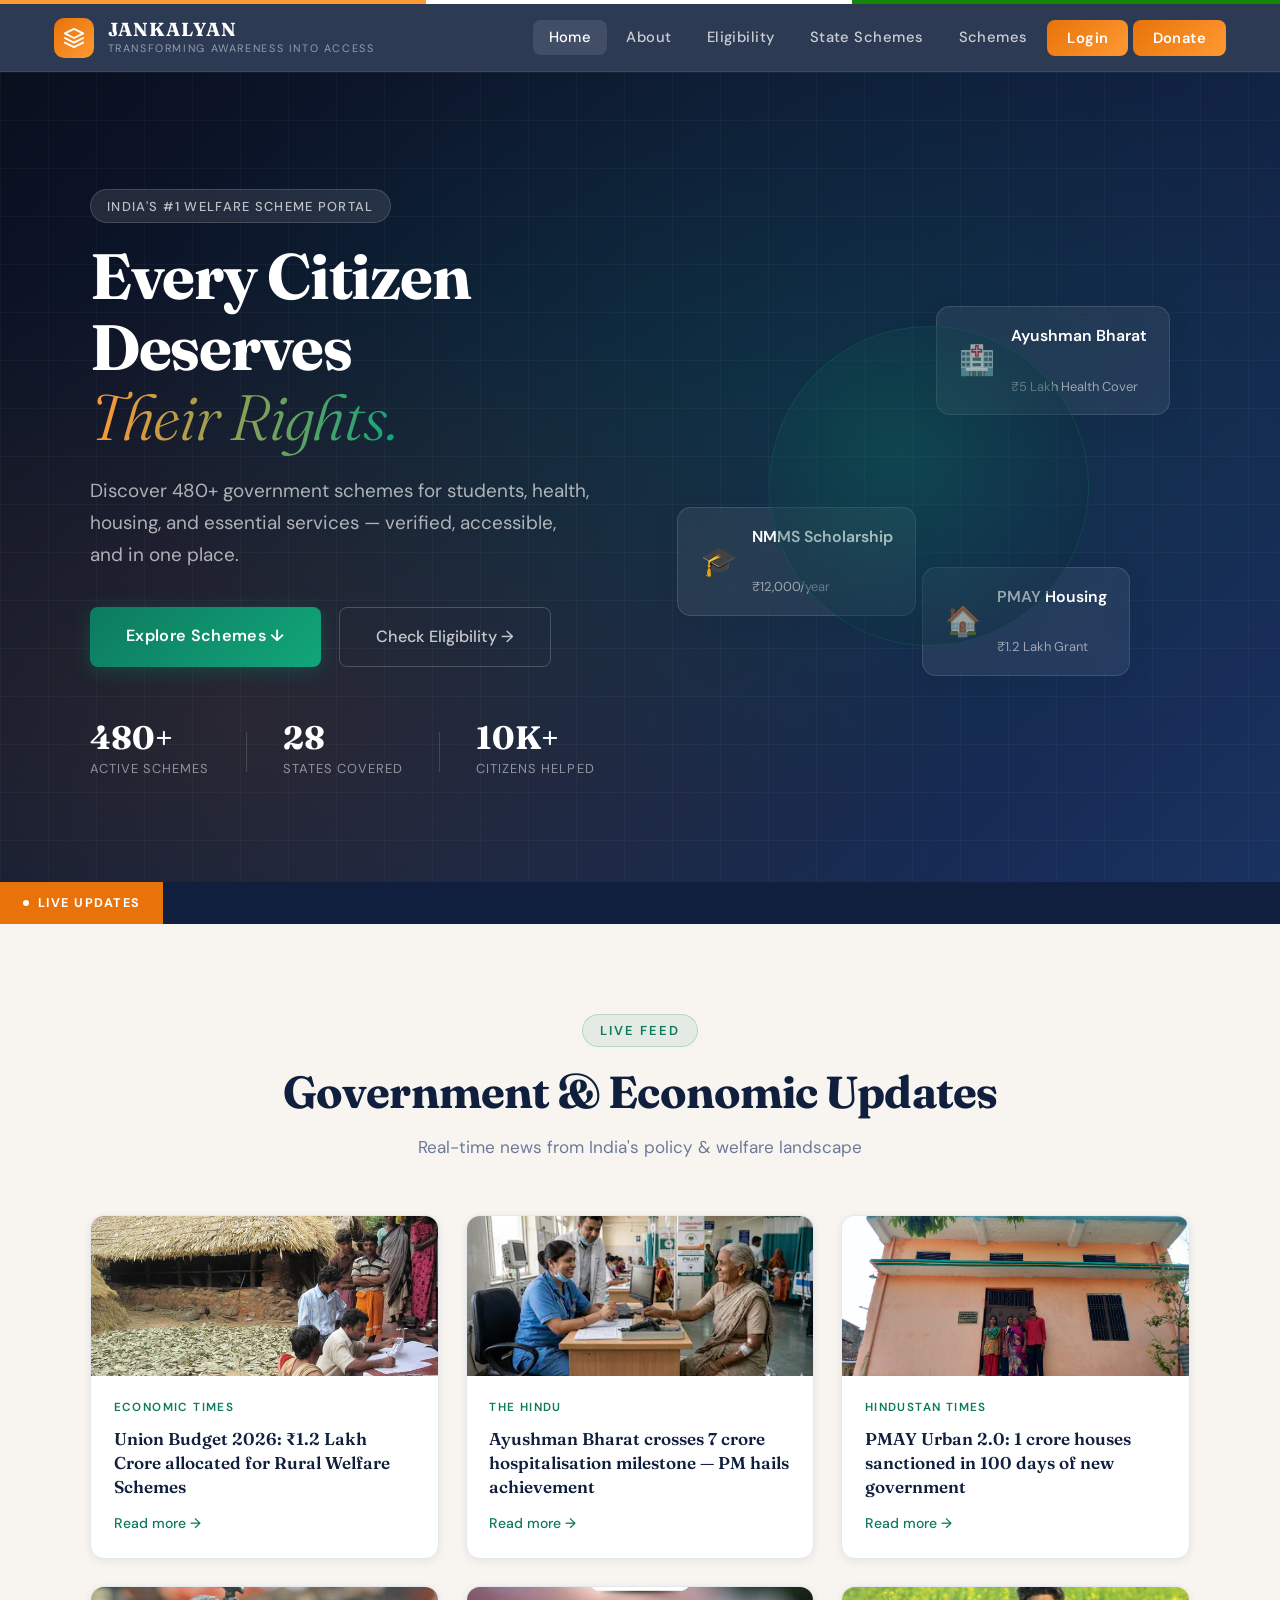
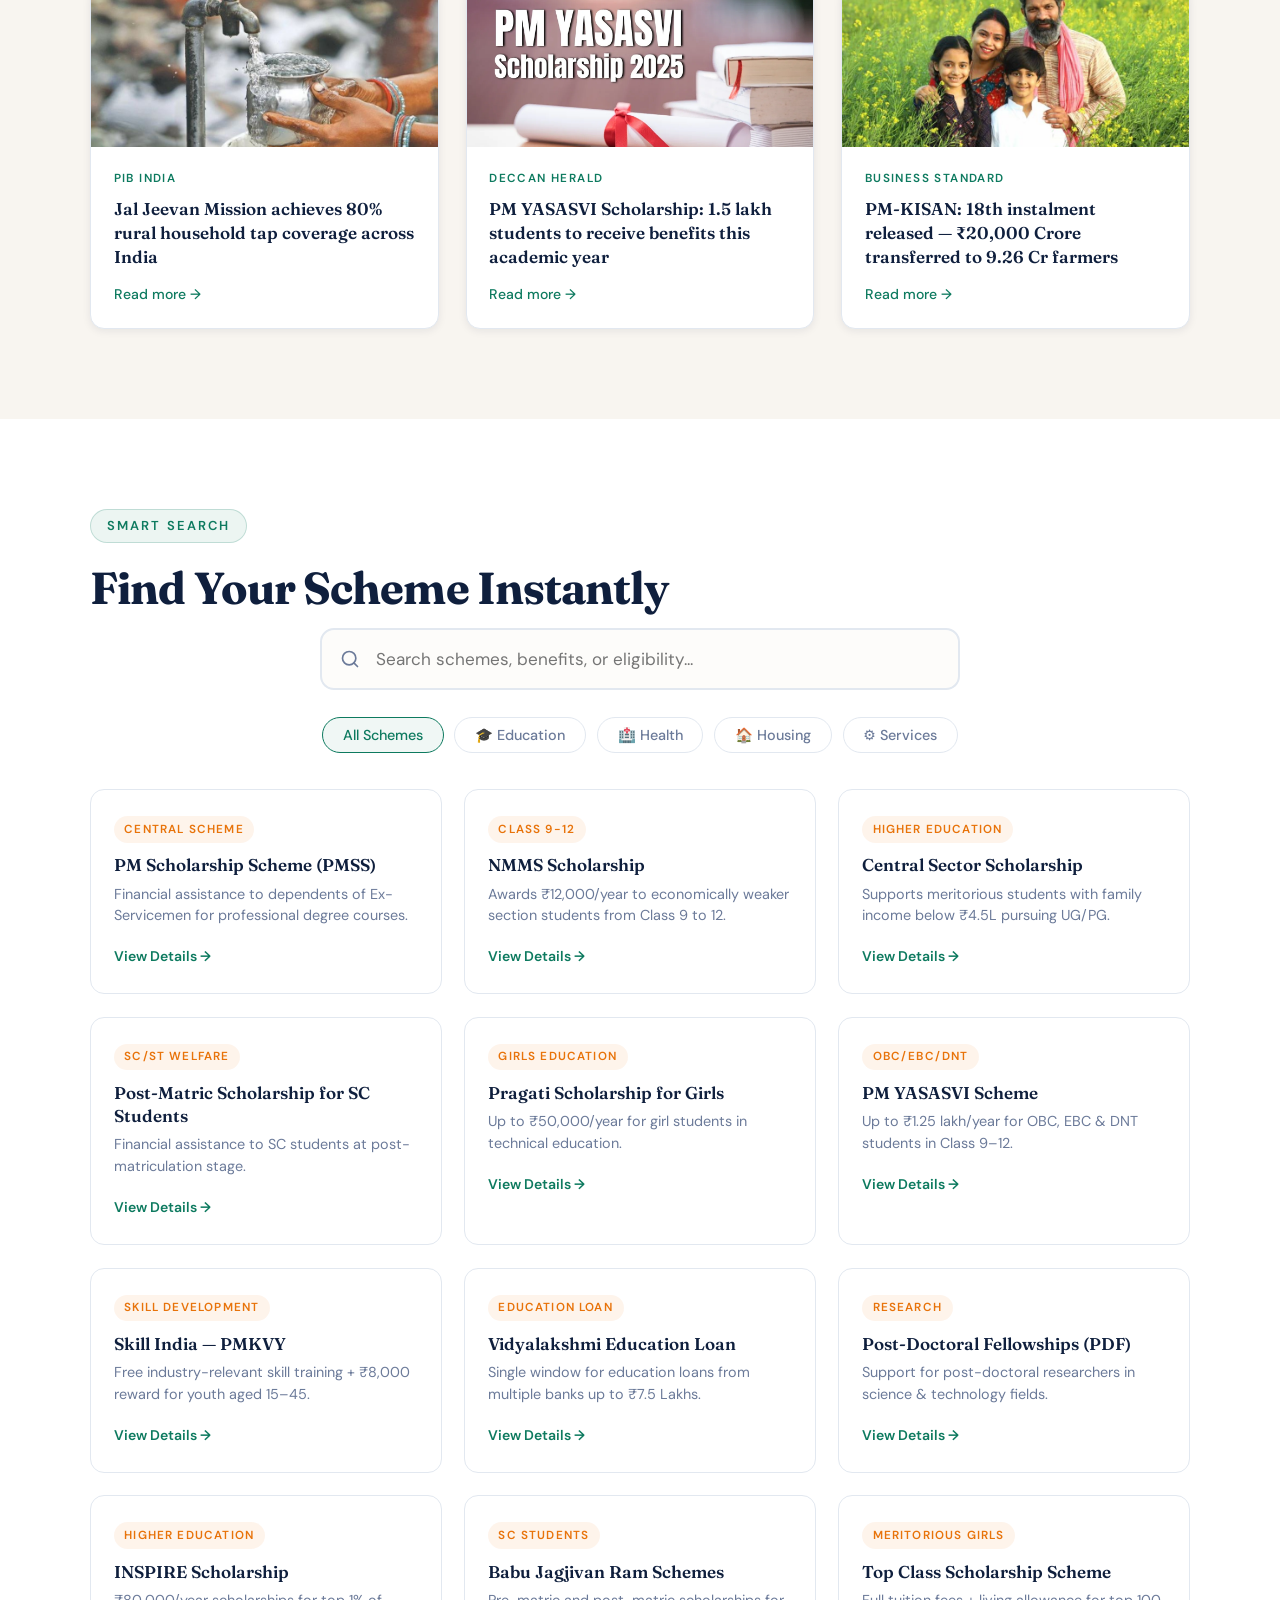
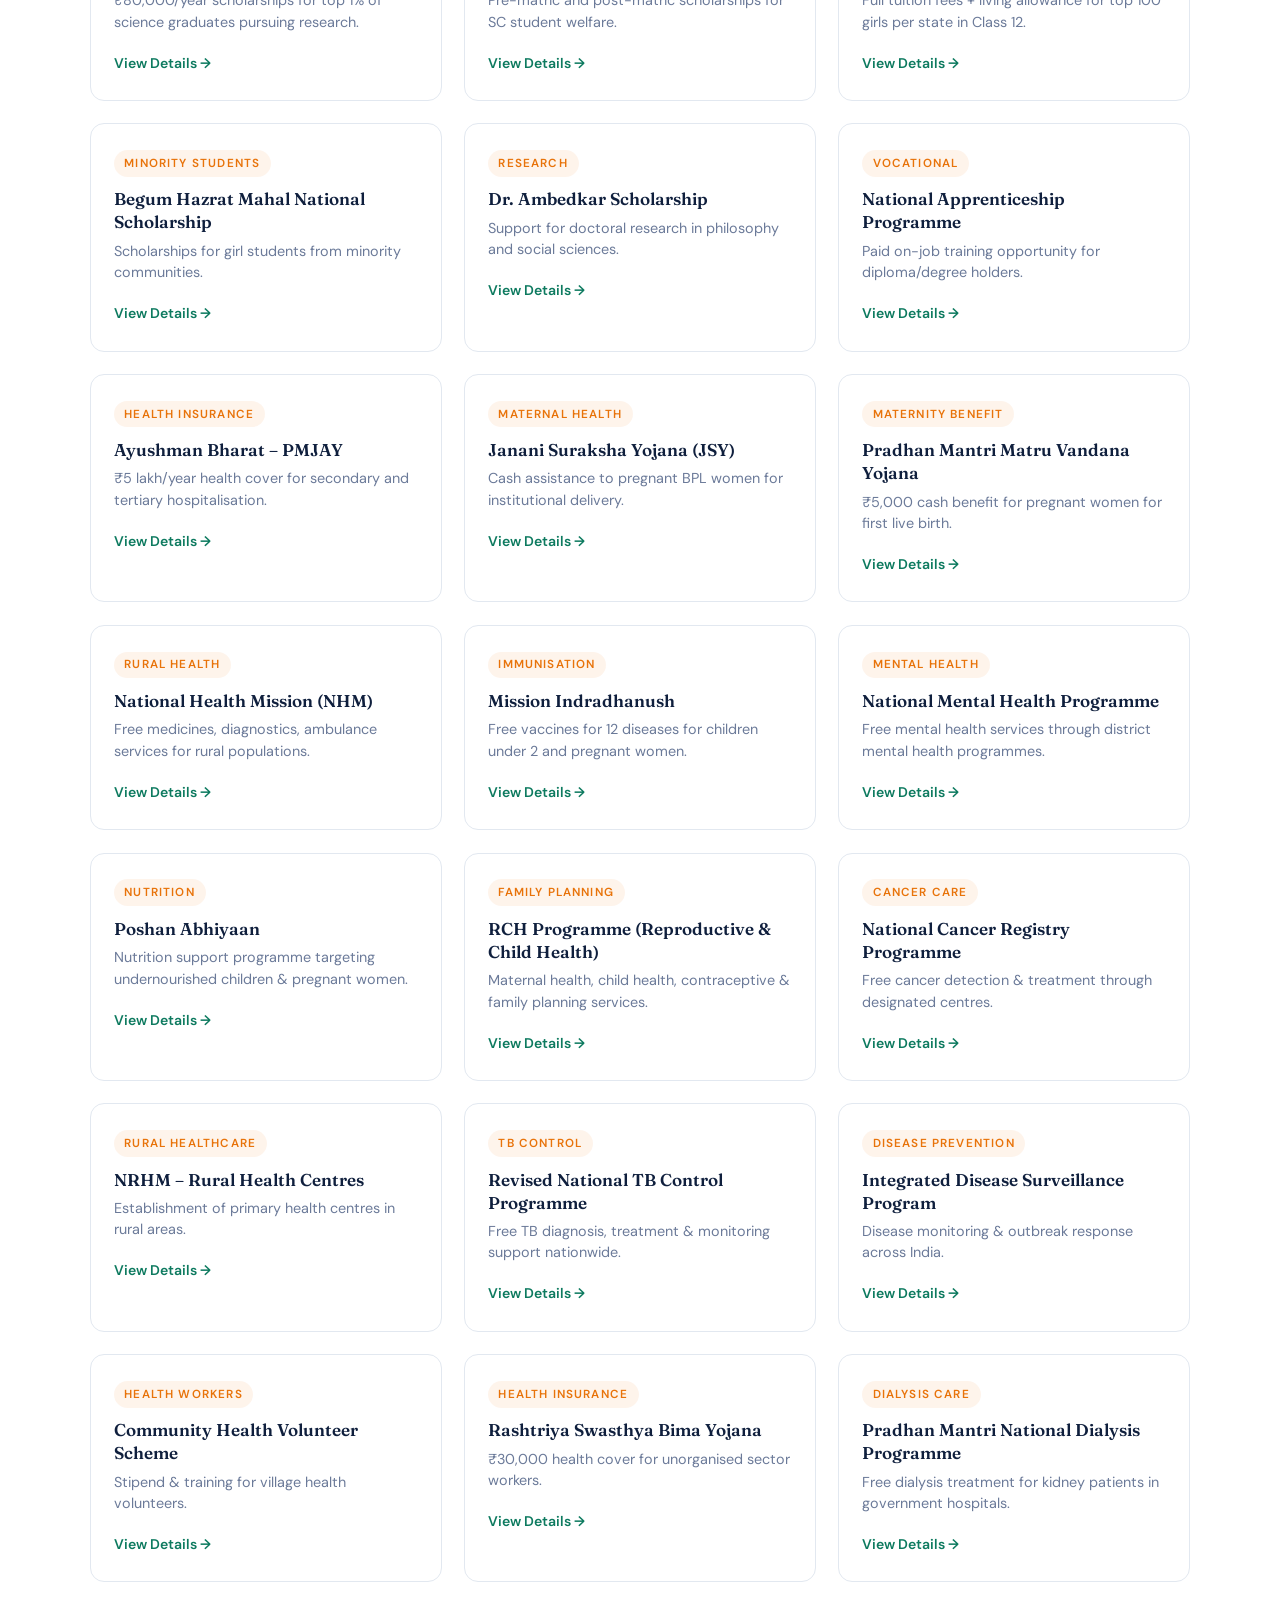
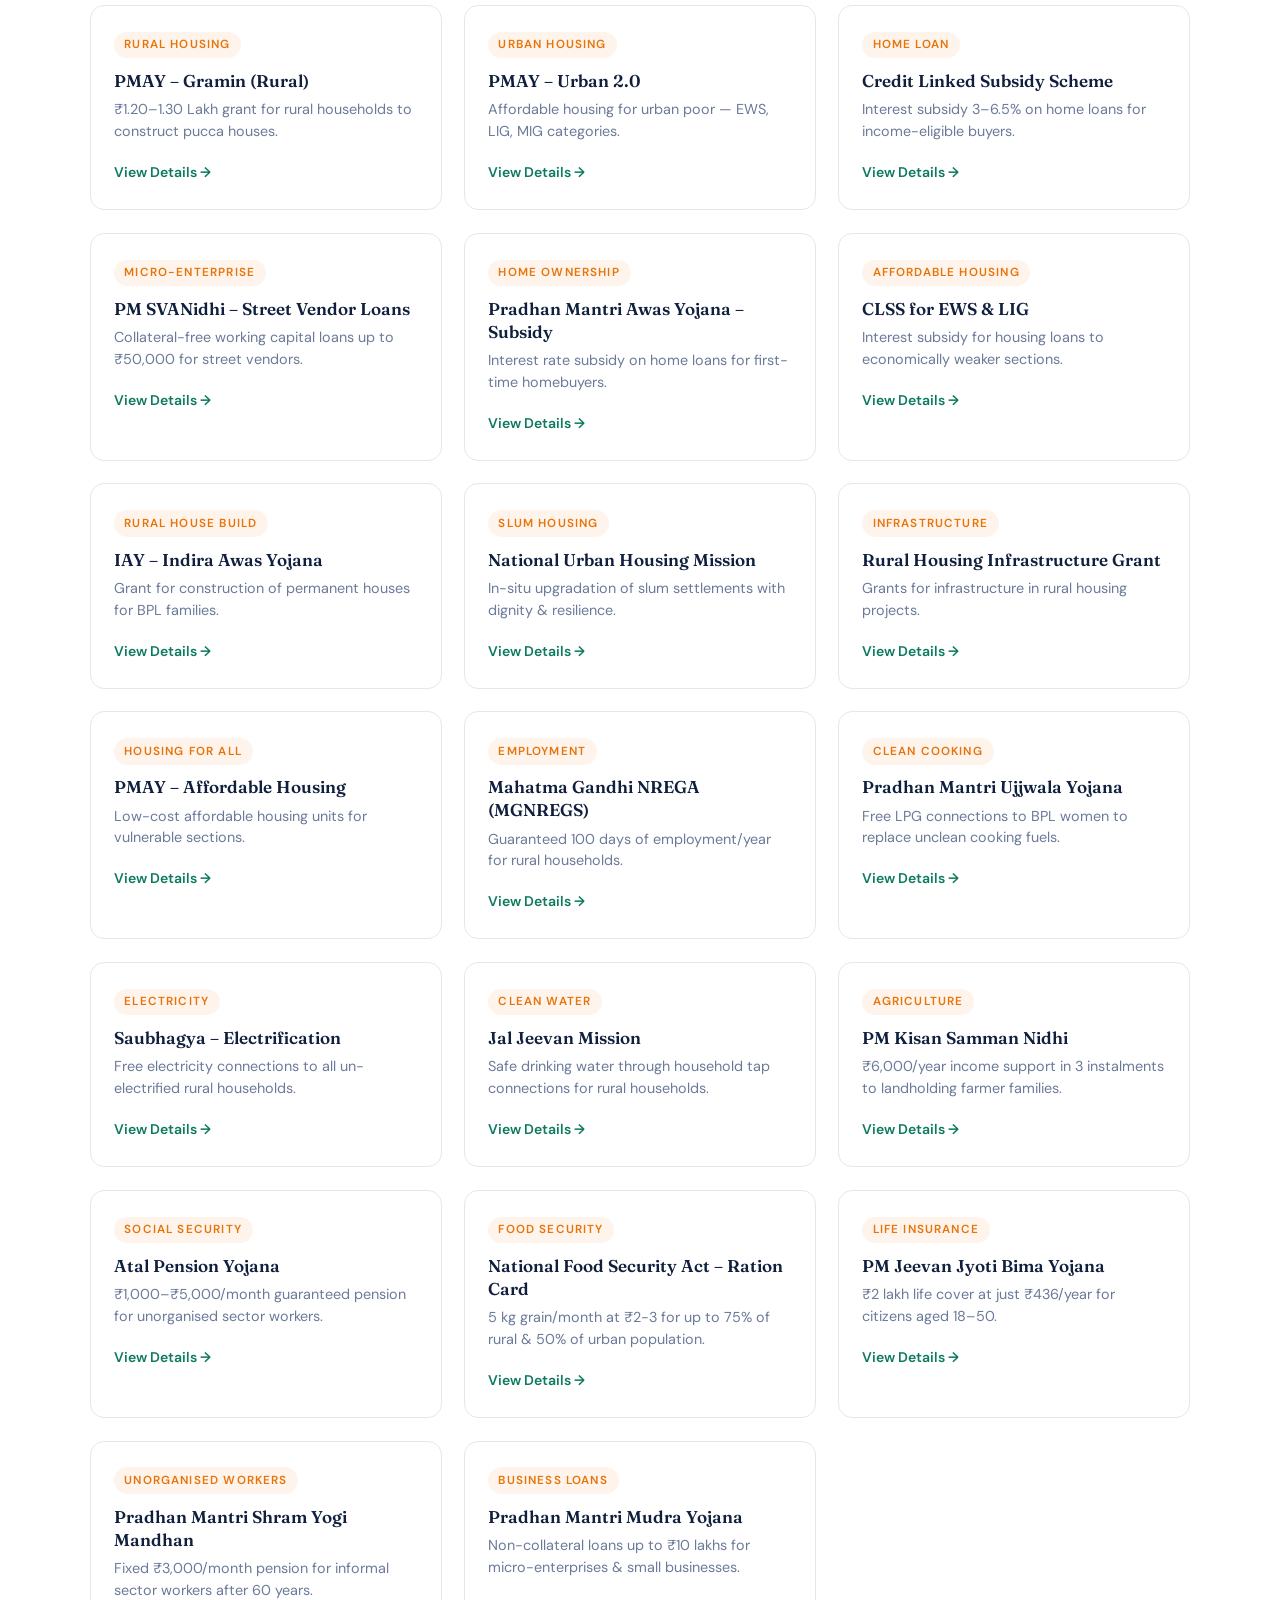
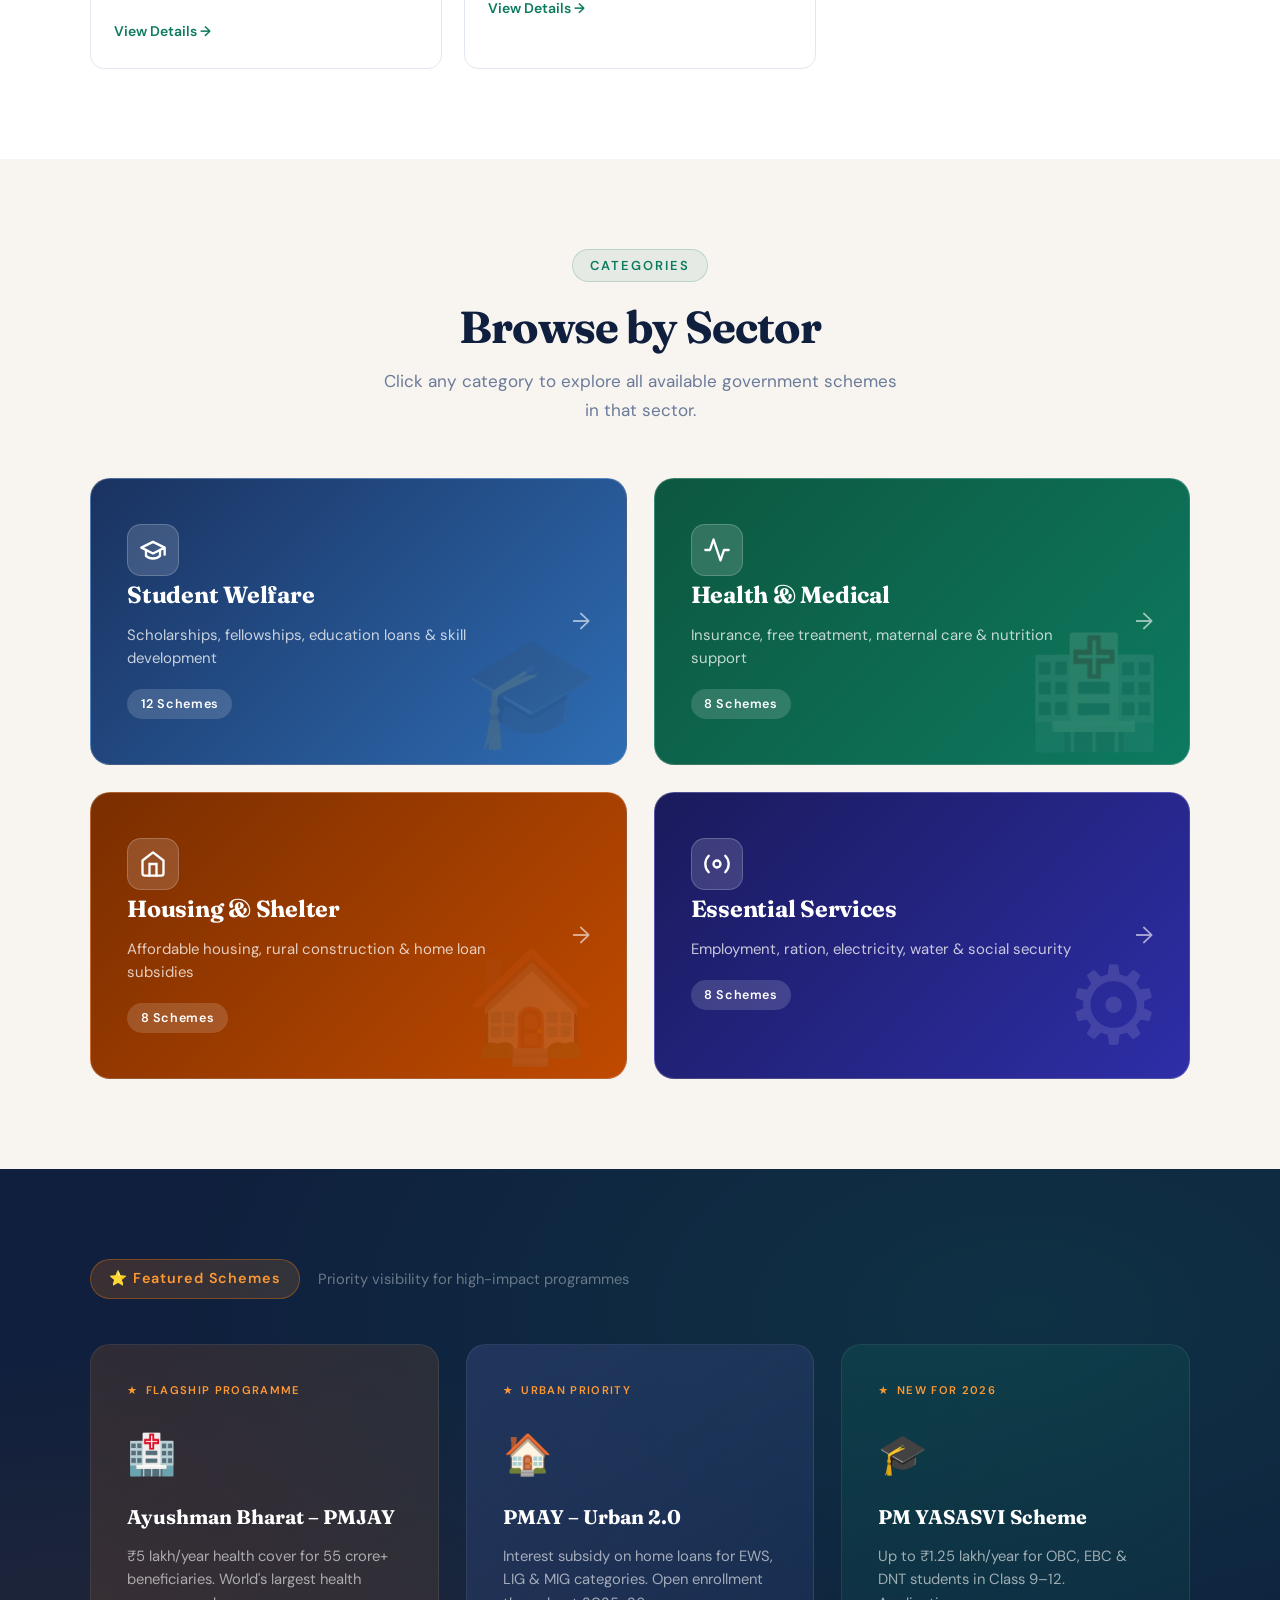
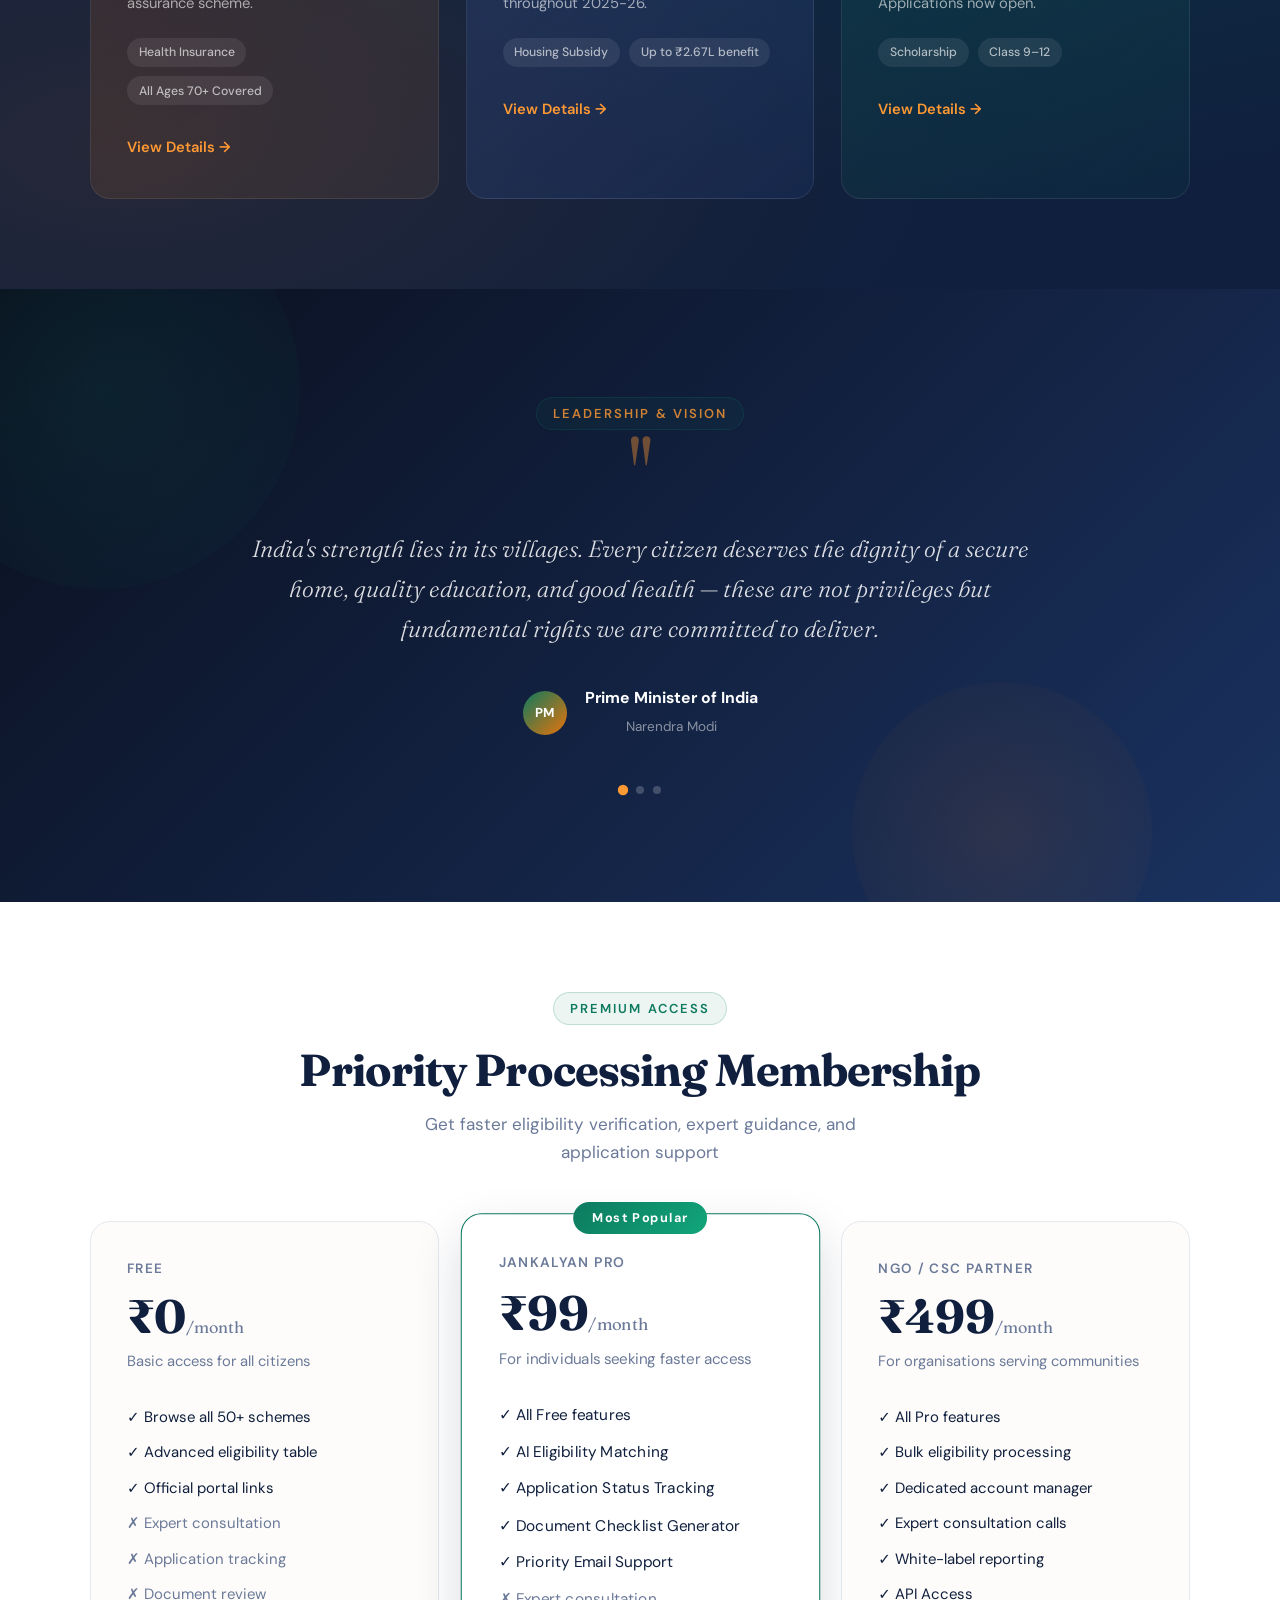
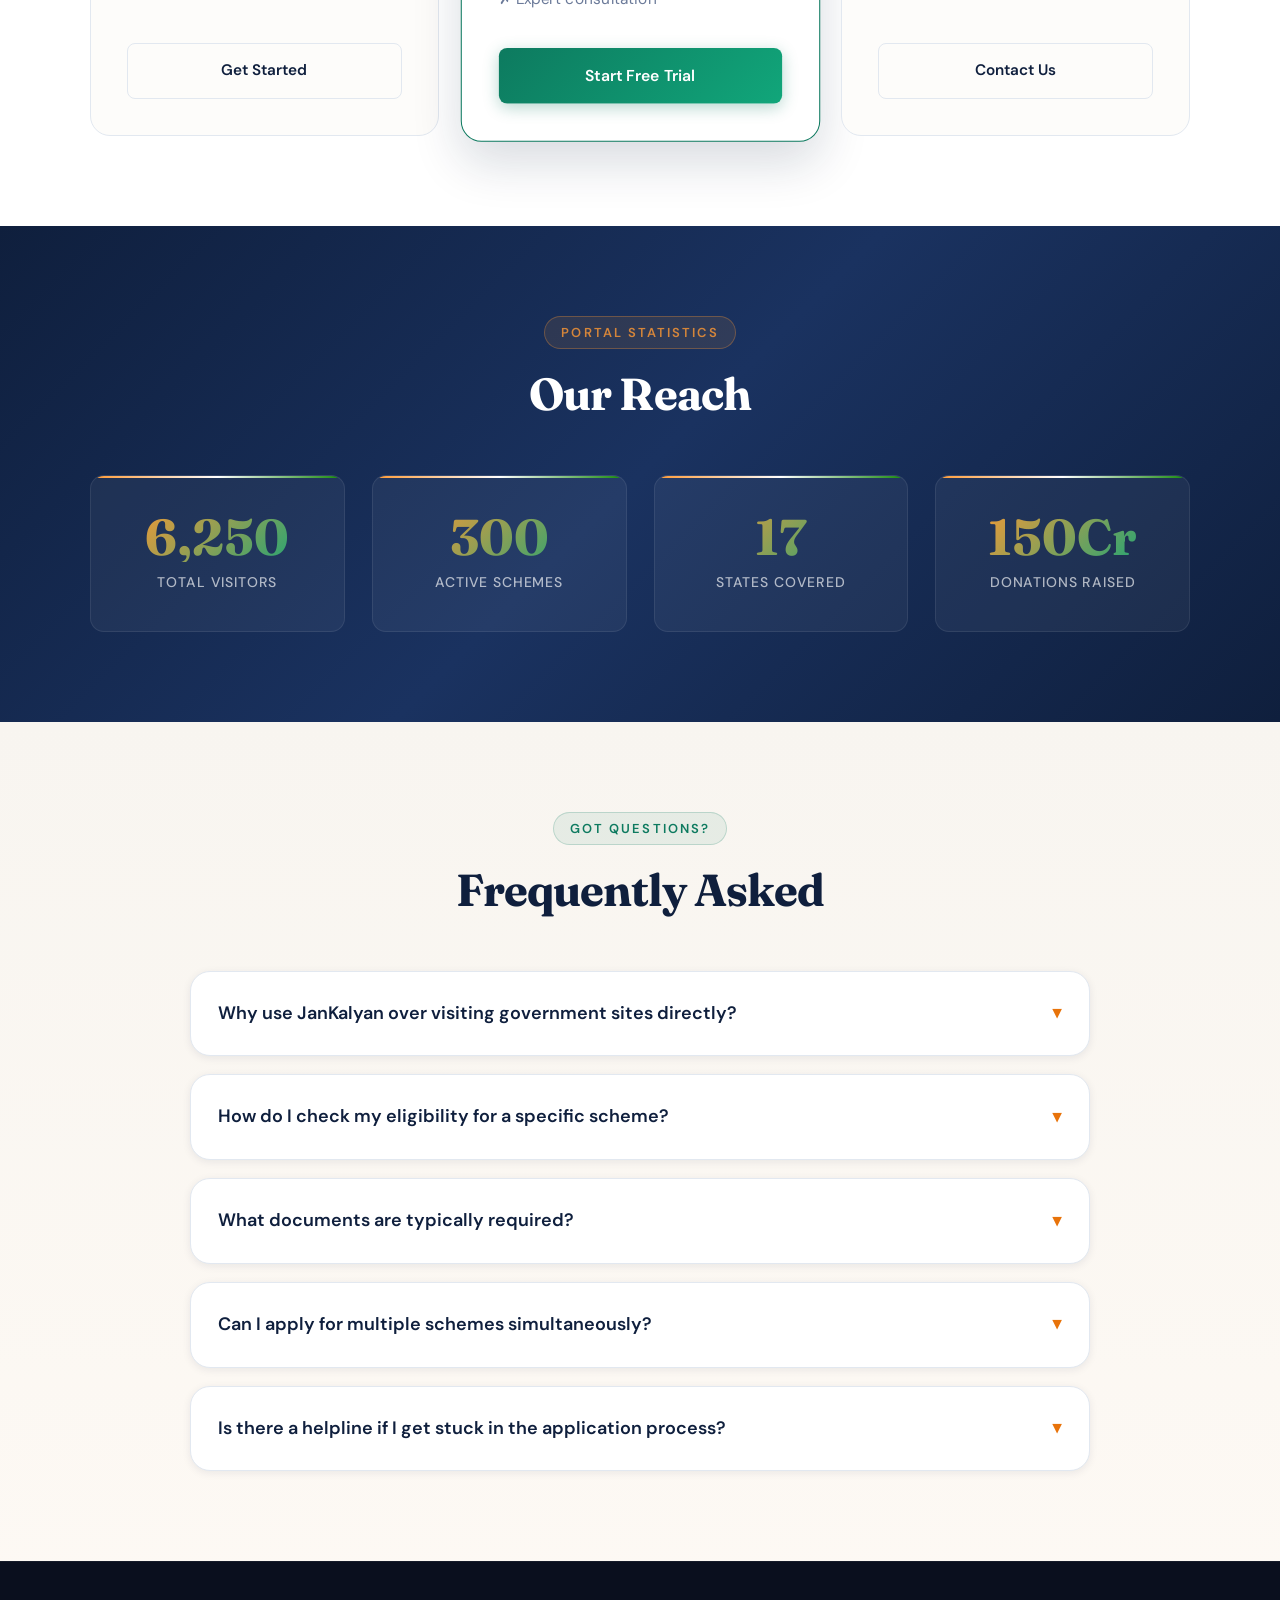
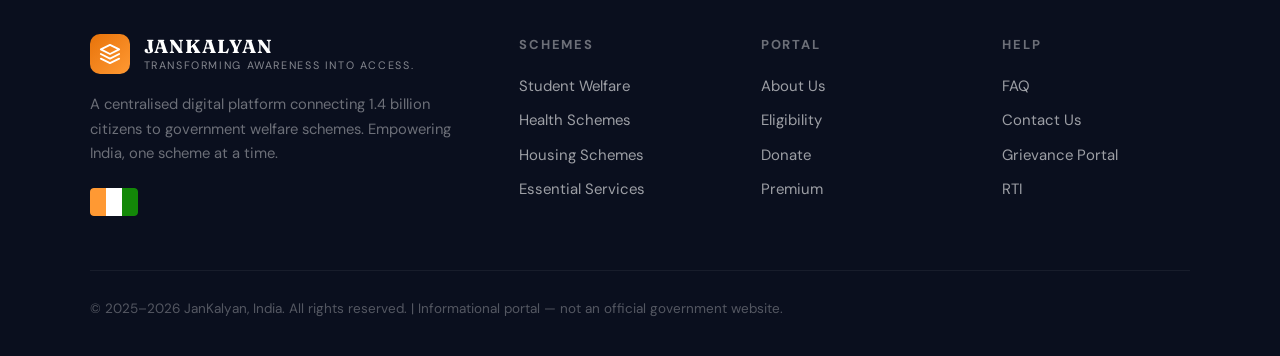
<file: index.html>
<!DOCTYPE html>
<html lang="en">
<head>
  <meta charset="UTF-8" />
  <meta name="viewport" content="width=device-width, initial-scale=1.0">
  <title>JANKALYAN — Transforming Awareness into Access</title>
  <link rel="icon" type="image/x-icon" href="favicon.ico">
  <link rel="stylesheet" href="style.css" />
  <link rel="preconnect" href="https://fonts.googleapis.com">
  <link href="https://fonts.googleapis.com/css2?family=Fraunces:ital,wght@0,300;0,600;0,700;0,900;1,300;1,700&family=DM+Sans:wght@300;400;500;600&display=swap" rel="stylesheet">
</head>
<body>

  <!-- Tricolor Bar  -->
  <div class="tricolor-bar"></div>

  <!--  Glassmorphism Navbar  -->
  <nav class="navbar" id="navbar">
    <a href="index.html" class="nav-brand">
      <div class="nav-emblem">
        <svg width="22" height="22" viewBox="0 0 24 24" fill="none">
          <path d="M12 2L2 7l10 5 10-5-10-5zM2 17l10 5 10-5M2 12l10 5 10-5" stroke="white" stroke-width="2" stroke-linecap="round" stroke-linejoin="round"/>
        </svg>
      </div>
      <div class="nav-title">JANKALYAN<span>Transforming Awareness into Access</span></div>
    </a>

    <div class="hamburger" id="hamburger" onclick="toggleMenu()">
      <span></span><span></span><span></span>
    </div>

    <ul class="nav-links" id="navLinks">
      <li><a href="index.html" class="active">Home</a></li>
      <li><a href="about.html">About</a></li>
      <li><a href="eligibility.html">Eligibility</a></li>
      <li><a href="schemes-by-state.html">State Schemes</a></li>
      <li><a href="student.html">Schemes</a></li>
      <li><a href="login.html" class="btn-nav">Login</a></li>
      <li><a href="donate.html" class="btn-nav">Donate</a></li>
    </ul>
  </nav>

  <!-- Hero Section - -->
       
  <section class="hero">
    <div class="hero-bg-grid"></div>
    <div class="hero-content">
      <div class="hero-badge">
        <span class="badge-dot"></span>
        India's #1 Welfare Scheme Portal
      </div>
      <h1>
        Every Citizen Deserves<br>
        <em>Their Rights.</em>
      </h1>
      <p>Discover 480+ government schemes for students, health, housing, and essential services — verified, accessible, and in one place.</p>
      <div class="hero-actions">
        <a href="#categories" class="btn-primary">Explore Schemes ↓</a>
        <a href="eligibility.html" class="btn-ghost">Check Eligibility →</a>
      </div>
      <div class="hero-stats">
        <div class="hstat"><span>480+</span><em>Active Schemes</em></div>
        <div class="hstat-divider"></div>
        <div class="hstat"><span>28</span><em>States Covered</em></div>
        <div class="hstat-divider"></div>
        <div class="hstat"><span>10K+</span><em>Citizens Helped</em></div>
      </div>
    </div>
    <div class="hero-visual">
      <div class="hero-card hc1">
        <div class="hc-icon">🏥</div>
        <div><strong>Ayushman Bharat</strong><br><small>₹5 Lakh Health Cover</small></div>
      </div>
      <div class="hero-card hc2">
        <div class="hc-icon">🎓</div>
        <div><strong>NMMS Scholarship</strong><br><small>₹12,000/year</small></div>
      </div>
      <div class="hero-card hc3">
        <div class="hc-icon">🏠</div>
        <div><strong>PMAY Housing</strong><br><small>₹1.2 Lakh Grant</small></div>
      </div>
      <div class="hero-orb"></div>
    </div>
  </section>

  <!-- Live Updates Ticker -->
  <div class="news-ticker-wrap">
    <div class="ticker-label">
      <span class="ticker-dot"></span> LIVE UPDATES
    </div>
    <div class="ticker-track" id="tickerTrack">
      <div class="ticker-inner" id="tickerInner">Loading updates...</div>
    </div>
  </div>

  <!-- Live News Section -->
  <section class="news-section" id="newsSection">
    <div class="section-header">
      <span class="section-label">Live Feed</span>
      <h2 class="section-title">Government & Economic Updates</h2>
      <p class="section-sub">Real-time news from India's policy & welfare landscape</p>
    </div>
    <div class="news-grid" id="newsGrid">
      <div class="news-loader">
        <div class="loader-spin"></div>
        <p>Fetching latest updates...</p>
      </div>
    </div>
  </section>

  <!-- Quick Search & Filter -->
  <section class="filter-section" id="filterSection">
    <div class="filter-inner">
      <span class="section-label">Smart Search</span>
      <h2 class="section-title">Find Your Scheme Instantly</h2>
      <div class="search-bar">
        <svg class="search-icon" width="20" height="20" viewBox="0 0 24 24" fill="none">
          <circle cx="11" cy="11" r="8" stroke="currentColor" stroke-width="2"/>
          <path d="M21 21l-4.35-4.35" stroke="currentColor" stroke-width="2" stroke-linecap="round"/>
        </svg>
        <input type="text" id="schemeSearch" placeholder="Search schemes, benefits, or eligibility..." oninput="filterSchemes()">
      </div>
      <div class="filter-chips" id="filterChips">
        <button class="chip active" onclick="setFilter('all', this)">All Schemes</button>
        <button class="chip" onclick="setFilter('student', this)">🎓 Education</button>
        <button class="chip" onclick="setFilter('health', this)">🏥 Health</button>
        <button class="chip" onclick="setFilter('housing', this)">🏠 Housing</button>
        <button class="chip" onclick="setFilter('service', this)">⚙️ Services</button>
      </div>
      <div class="scheme-results" id="schemeResults"></div>
    </div>
  </section>

  <!-- Category Cards -->
  <section class="categories-section" id="categories">
    <div class="section-header">
      <span class="section-label">Categories</span>
      <h2 class="section-title">Browse by Sector</h2>
      <p class="section-sub">Click any category to explore all available government schemes in that sector.</p>
    </div>
    <div class="category-grid">
      <a href="student.html" class="category-card cat-student">
        <div class="cat-bg-icon">🎓</div>
        <div class="cat-content">
          <div class="cat-icon-wrap">
            <svg width="28" height="28" viewBox="0 0 24 24" fill="none"><path d="M22 10v6M2 10l10-5 10 5-10 5-10-5z" stroke="white" stroke-width="2" stroke-linecap="round" stroke-linejoin="round"/><path d="M6 12v5c3 3 9 3 12 0v-5" stroke="white" stroke-width="2" stroke-linecap="round"/></svg>
          </div>
          <h3>Student Welfare</h3>
          <p>Scholarships, fellowships, education loans & skill development</p>
          <div class="cat-count">12 Schemes</div>
        </div>
        <span class="cat-arrow">→</span>
      </a>

      <a href="health.html" class="category-card cat-health">
        <div class="cat-bg-icon">🏥</div>
        <div class="cat-content">
          <div class="cat-icon-wrap">
            <svg width="28" height="28" viewBox="0 0 24 24" fill="none"><path d="M22 12h-4l-3 9L9 3l-3 9H2" stroke="white" stroke-width="2" stroke-linecap="round" stroke-linejoin="round"/></svg>
          </div>
          <h3>Health & Medical</h3>
          <p>Insurance, free treatment, maternal care & nutrition support</p>
          <div class="cat-count">8 Schemes</div>
        </div>
        <span class="cat-arrow">→</span>
      </a>

      <a href="housing.html" class="category-card cat-housing">
        <div class="cat-bg-icon">🏠</div>
        <div class="cat-content">
          <div class="cat-icon-wrap">
            <svg width="28" height="28" viewBox="0 0 24 24" fill="none"><path d="M3 9l9-7 9 7v11a2 2 0 01-2 2H5a2 2 0 01-2-2z" stroke="white" stroke-width="2" stroke-linecap="round" stroke-linejoin="round"/><path d="M9 22V12h6v10" stroke="white" stroke-width="2" stroke-linecap="round"/></svg>
          </div>
          <h3>Housing & Shelter</h3>
          <p>Affordable housing, rural construction & home loan subsidies</p>
          <div class="cat-count">8 Schemes</div>
        </div>
        <span class="cat-arrow">→</span>
      </a>

      <a href="service.html" class="category-card cat-service">
        <div class="cat-bg-icon">⚙️</div>
        <div class="cat-content">
          <div class="cat-icon-wrap">
            <svg width="28" height="28" viewBox="0 0 24 24" fill="none"><circle cx="12" cy="12" r="3" stroke="white" stroke-width="2"/><path d="M19.07 4.93a10 10 0 010 14.14M4.93 4.93a10 10 0 000 14.14" stroke="white" stroke-width="2" stroke-linecap="round"/></svg>
          </div>
          <h3>Essential Services</h3>
          <p>Employment, ration, electricity, water & social security</p>
          <div class="cat-count">8 Schemes</div>
        </div>
        <span class="cat-arrow">→</span>
      </a>
    </div>
  </section>

  <!-- Sponsored / Featured Schemes -->
  <section class="featured-section">
    <div class="featured-badge-row">
      <span class="featured-badge">⭐ Featured Schemes</span>
      <span class="featured-sub">Priority visibility for high-impact programmes</span>
    </div>
    <div class="featured-grid">
      <div class="featured-card fc-gold">
        <div class="fc-sponsor-tag">Flagship Programme</div>
        <div class="fc-icon">🏥</div>
        <h3>Ayushman Bharat – PMJAY</h3>
        <p>₹5 lakh/year health cover for 55 crore+ beneficiaries. World's largest health assurance scheme.</p>
        <div class="fc-meta">
          <span>Health Insurance</span>
          <span>All Ages 70+ Covered</span>
        </div>
        <a href="health.html" class="fc-btn">View Details →</a>
      </div>
      <div class="featured-card fc-blue">
        <div class="fc-sponsor-tag">Urban Priority</div>
        <div class="fc-icon">🏠</div>
        <h3>PMAY – Urban 2.0</h3>
        <p>Interest subsidy on home loans for EWS, LIG & MIG categories. Open enrollment throughout 2025-26.</p>
        <div class="fc-meta">
          <span>Housing Subsidy</span>
          <span>Up to ₹2.67L benefit</span>
        </div>
        <a href="housing.html" class="fc-btn">View Details →</a>
      </div>
      <div class="featured-card fc-green">
        <div class="fc-sponsor-tag">New for 2026</div>
        <div class="fc-icon">🎓</div>
        <h3>PM YASASVI Scheme</h3>
        <p>Up to ₹1.25 lakh/year for OBC, EBC & DNT students in Class 9–12. Applications now open.</p>
        <div class="fc-meta">
          <span>Scholarship</span>
          <span>Class 9–12</span>
        </div>
        <a href="student.html" class="fc-btn">View Details →</a>
      </div>
    </div>
  </section>

  <!-- Rotating Quotes Section -->
  <section class="quote-section">
    <div class="quote-orb q1"></div>
    <div class="quote-orb q2"></div>
    <div class="quote-inner">
      <span class="section-label" style="color:rgba(255,153,51,0.8);">Leadership & Vision</span>
      <div class="quote-carousel" id="quoteCarousel">
        <div class="quote-slide active">
          <div class="quote-mark">"</div>
          <p class="quote-text">India's strength lies in its villages. Every citizen deserves the dignity of a secure home, quality education, and good health — these are not privileges but fundamental rights we are committed to deliver.</p>
          <div class="quote-author-row">
            <div class="quote-avatar">PM</div>
            <div>
              <strong>Prime Minister of India</strong>
              <span>Narendra Modi</span>
            </div>
          </div>
        </div>
        <div class="quote-slide">
          <div class="quote-mark">"</div>
          <p class="quote-text">Technology must be the great equaliser. Every scheme, every benefit, every opportunity that the government offers must reach the last person in the last village through digital infrastructure.</p>
          <div class="quote-author-row">
            <div class="quote-avatar">FM</div>
            <div>
              <strong>Finance Minister of India</strong>
              <span>Nirmala Sitharaman</span>
            </div>
          </div>
        </div>
        <div class="quote-slide">
          <div class="quote-mark">"</div>
          <p class="quote-text">A welfare state is not measured by how many schemes it creates, but by how many lives it genuinely transforms. Awareness is the first step — and that is what platforms like JanKalyan exist to solve.</p>
          <div class="quote-author-row">
            <div class="quote-avatar">JK</div>
            <div>
              <strong>JanKalyan Advisory Board</strong>
              <span>Policy & Governance Wing</span>
            </div>
          </div>
        </div>
      </div>
      <div class="quote-dots" id="quoteDots">
        <span class="qdot active" onclick="goToQuote(0)"></span>
        <span class="qdot" onclick="goToQuote(1)"></span>
        <span class="qdot" onclick="goToQuote(2)"></span>
      </div>
    </div>
  </section>

  <!-- Premium Membership Pricing -->
  <section class="pricing-section">
    <div class="section-header">
      <span class="section-label">Premium Access</span>
      <h2 class="section-title">Priority Processing Membership</h2>
      <p class="section-sub">Get faster eligibility verification, expert guidance, and application support</p>
    </div>
    <div class="pricing-grid">
      <div class="pricing-card pc-free">
        <div class="pc-label">Free</div>
        <div class="pc-price">₹0<span>/month</span></div>
        <p class="pc-desc">Basic access for all citizens</p>
        <ul class="pc-features">
          <li>✓ Browse all 50+ schemes</li>
          <li>✓ Advanced eligibility table</li>
          <li>✓ Official portal links</li>
          <li class="dim">✗ Expert consultation</li>
          <li class="dim">✗ Application tracking</li>
          <li class="dim">✗ Document review</li>
        </ul>
        <a href="javascript:location.reload();" class="pc-btn pc-btn-outline">Get Started</a>
      </div>
      <div class="pricing-card pc-pro popular">
        <div class="pc-popular-tag">Most Popular</div>
        <div class="pc-label">JanKalyan Pro</div>
        <div class="pc-price">₹99<span>/month</span></div>
        <p class="pc-desc">For individuals seeking faster access</p>
        <ul class="pc-features">
          <li>✓ All Free features</li>
          <li>✓ AI Eligibility Matching</li>
          <li>✓ Application Status Tracking</li>
          <li>✓ Document Checklist Generator</li>
          <li>✓ Priority Email Support</li>
          <li class="dim">✗ Expert consultation</li>
        </ul>
        <a href="#" class="pc-btn pc-btn-primary" onclick="openPremiumModal('pro'); return false;">Start Free Trial</a>
      </div>
      <div class="pricing-card pc-enterprise">
        <div class="pc-label">NGO / CSC Partner</div>
        <div class="pc-price">₹499<span>/month</span></div>
        <p class="pc-desc">For organisations serving communities</p>
        <ul class="pc-features">
          <li>✓ All Pro features</li>
          <li>✓ Bulk eligibility processing</li>
          <li>✓ Dedicated account manager</li>
          <li>✓ Expert consultation calls</li>
          <li>✓ White-label reporting</li>
          <li>✓ API Access</li>
        </ul>
        <a href="#" class="pc-btn pc-btn-outline" onclick="openPremiumModal('enterprise'); return false;">Contact Us</a>
      </div>
    </div>
  </section>



  <!-- Stats Section -->
  <section class="insights-section">
    <div class="insights-inner">
      <div class="section-header">
        <span class="section-label">Portal Statistics</span>
        <h2 class="section-title">Our Reach</h2>
      </div>
      <div class="insights-grid">
        <div class="insight-card">
          <div class="insight-number" data-target="10000">0</div>
          <div class="insight-label">Total Visitors</div>
        </div>
        <div class="insight-card">
          <div class="insight-number" data-target="480">0</div>
          <div class="insight-label">Active Schemes</div>
        </div>
        <div class="insight-card">
          <div class="insight-number" data-target="28">0</div>
          <div class="insight-label">States Covered</div>
        </div>
        <div class="insight-card">
          <div class="insight-number" data-suffix="Cr" data-target="240">0</div>
          <div class="insight-label">Donations Raised</div>
        </div>
      </div>
    </div>
  </section>

  <!-- FAQ -->
  <section class="faq-wrap">
    <div class="faq-inner">
      <div class="section-header" style="text-align:center;">
        <span class="section-label">Got Questions?</span>
        <h2 class="section-title">Frequently Asked</h2>
      </div>
      <div class="faq-accordion">
        <details class="faq-item">
          <summary>Why use JanKalyan over visiting government sites directly?</summary>
          <div class="faq-content"><p>JanKalyan aggregates 480+ schemes from dozens of ministries in one verified interface. Instead of navigating 20+ government portals, you get everything — eligibility criteria, documents needed, and direct apply links — in one place.</p></div>
        </details>
        <details class="faq-item">
          <summary>How do I check my eligibility for a specific scheme?</summary>
          <div class="faq-content"><p>Use the <strong>Eligibility</strong> page for a quick-reference table across all major schemes. The Smart Search above also lets you filter by category. For AI-powered matching, our Pro plan (launching Q2 2026) will match your exact profile to every applicable scheme.</p></div>
        </details>
        <details class="faq-item">
          <summary>What documents are typically required?</summary>
          <div class="faq-content"><p>Most schemes require: Aadhaar Card, Income Certificate (from Tehsildar/SDO), BPL/Ration Card, Bank Passbook (for DBT), and a Caste Certificate if applicable. Each scheme's detail modal on this portal lists the exact documents needed.</p></div>
        </details>
        <details class="faq-item">
          <summary>Can I apply for multiple schemes simultaneously?</summary>
          <div class="faq-content"><p>Yes. As long as you meet each scheme's individual eligibility criteria, there is no restriction on benefiting from multiple programmes. Many citizens receive benefits from PMAY, Ayushman Bharat, and NMMS concurrently.</p></div>
        </details>
        <details class="faq-item">
          <summary>Is there a helpline if I get stuck in the application process?</summary>
          <div class="faq-content"><p>Yes. Visit your nearest Common Service Centre (CSC) or call the Citizen Help Desk: <strong>1800-11-0001</strong>. JanKalyan Pro subscribers also get priority email support from our team.</p></div>
        </details>
      </div>
    </div>
  </section>

  <!-- Footer -->
  <footer class="footer">
    <div class="footer-inner">
      <div class="footer-grid">
        <div class="footer-brand">
          <div class="nav-brand" style="margin-bottom:1rem;">
            <div class="nav-emblem">
              <svg width="22" height="22" viewBox="0 0 24 24" fill="none"><path d="M12 2L2 7l10 5 10-5-10-5zM2 17l10 5 10-5M2 12l10 5 10-5" stroke="white" stroke-width="2" stroke-linecap="round" stroke-linejoin="round"/></svg>
            </div>
            <div class="nav-title" style="color:white;">JANKALYAN<span>Transforming Awareness into Access.</span></div>
          </div>
          <p>A centralised digital platform connecting 1.4 billion citizens to government welfare schemes. Empowering India, one scheme at a time.</p>
          <div class="footer-flag">
            <div class="flag-stripe" style="background:#FF9933;border-radius:3px 0 0 3px;"></div>
            <div class="flag-stripe" style="background:#fff;"></div>
            <div class="flag-stripe" style="background:#138808;border-radius:0 3px 3px 0;"></div>
          </div>
        </div>
        <div class="footer-col">
          <h4>Schemes</h4>
          <a href="student.html">Student Welfare</a>
          <a href="health.html">Health Schemes</a>
          <a href="housing.html">Housing Schemes</a>
          <a href="service.html">Essential Services</a>
        </div>
        <div class="footer-col">
          <h4>Portal</h4>
          <a href="about.html">About Us</a>
          <a href="eligibility.html">Eligibility</a>
          <a href="donate.html">Donate</a>
          <a href="#">Premium</a>
        </div>
        <div class="footer-col">
          <h4>Help</h4>
          <a href="#">FAQ</a>
          <a href="#">Contact Us</a>
          <a href="#">Grievance Portal</a>
          <a href="#">RTI</a>
        </div>
      </div>
      <div class="footer-bottom">
        <p>&copy; 2025–2026 JanKalyan, India. All rights reserved. | Informational portal — not an official government website.</p>
      </div>
    </div>
  </footer>

  <!-- Premium Access Modal -->
  <div id="premiumModal" class="modal">
    <div class="modal-content">
      <div class="modal-close" onclick="closePremiumModal()">✕</div>
      <div class="modal-header">
        <h2>Upgrade to Premium Access</h2>
        <p>Unlock powerful features for faster scheme access</p>
      </div>
      <div class="modal-body">
        <form id="premiumForm">
          <div class="form-group">
            <label>Full Name *</label>
            <input type="text" required placeholder="Your full name">
          </div>
          <div class="form-group">
            <label>Email Address *</label>
            <input type="email" required placeholder="your@email.com">
          </div>
          <div class="form-group">
            <label>Phone Number *</label>
            <input type="tel" required placeholder="9XXXXXXXXX" maxlength="10" inputmode="numeric" oninput="this.value = this.value.replace(/[^0-9]/g, '')">
          </div>
          <div class="form-group">
            <label>Selected Plan *</label>
            <select id="planSelect" required>
              <option value="">Choose a plan</option>
              <option value="pro">JanKalyan Pro - ₹99/month</option>
              <option value="enterprise">NGO/CSC Partner - ₹499/month</option>
            </select>
          </div>
          <div class="form-group">
            <label>
              <input type="checkbox" required> I agree to the Terms & Conditions
            </label>
          </div>
          <button type="submit" class="btn-submit">Apply Now</button>
        </form>
      </div>
    </div>
  </div>

  <script src="script.js"></script>
</body>
</html>
</file>
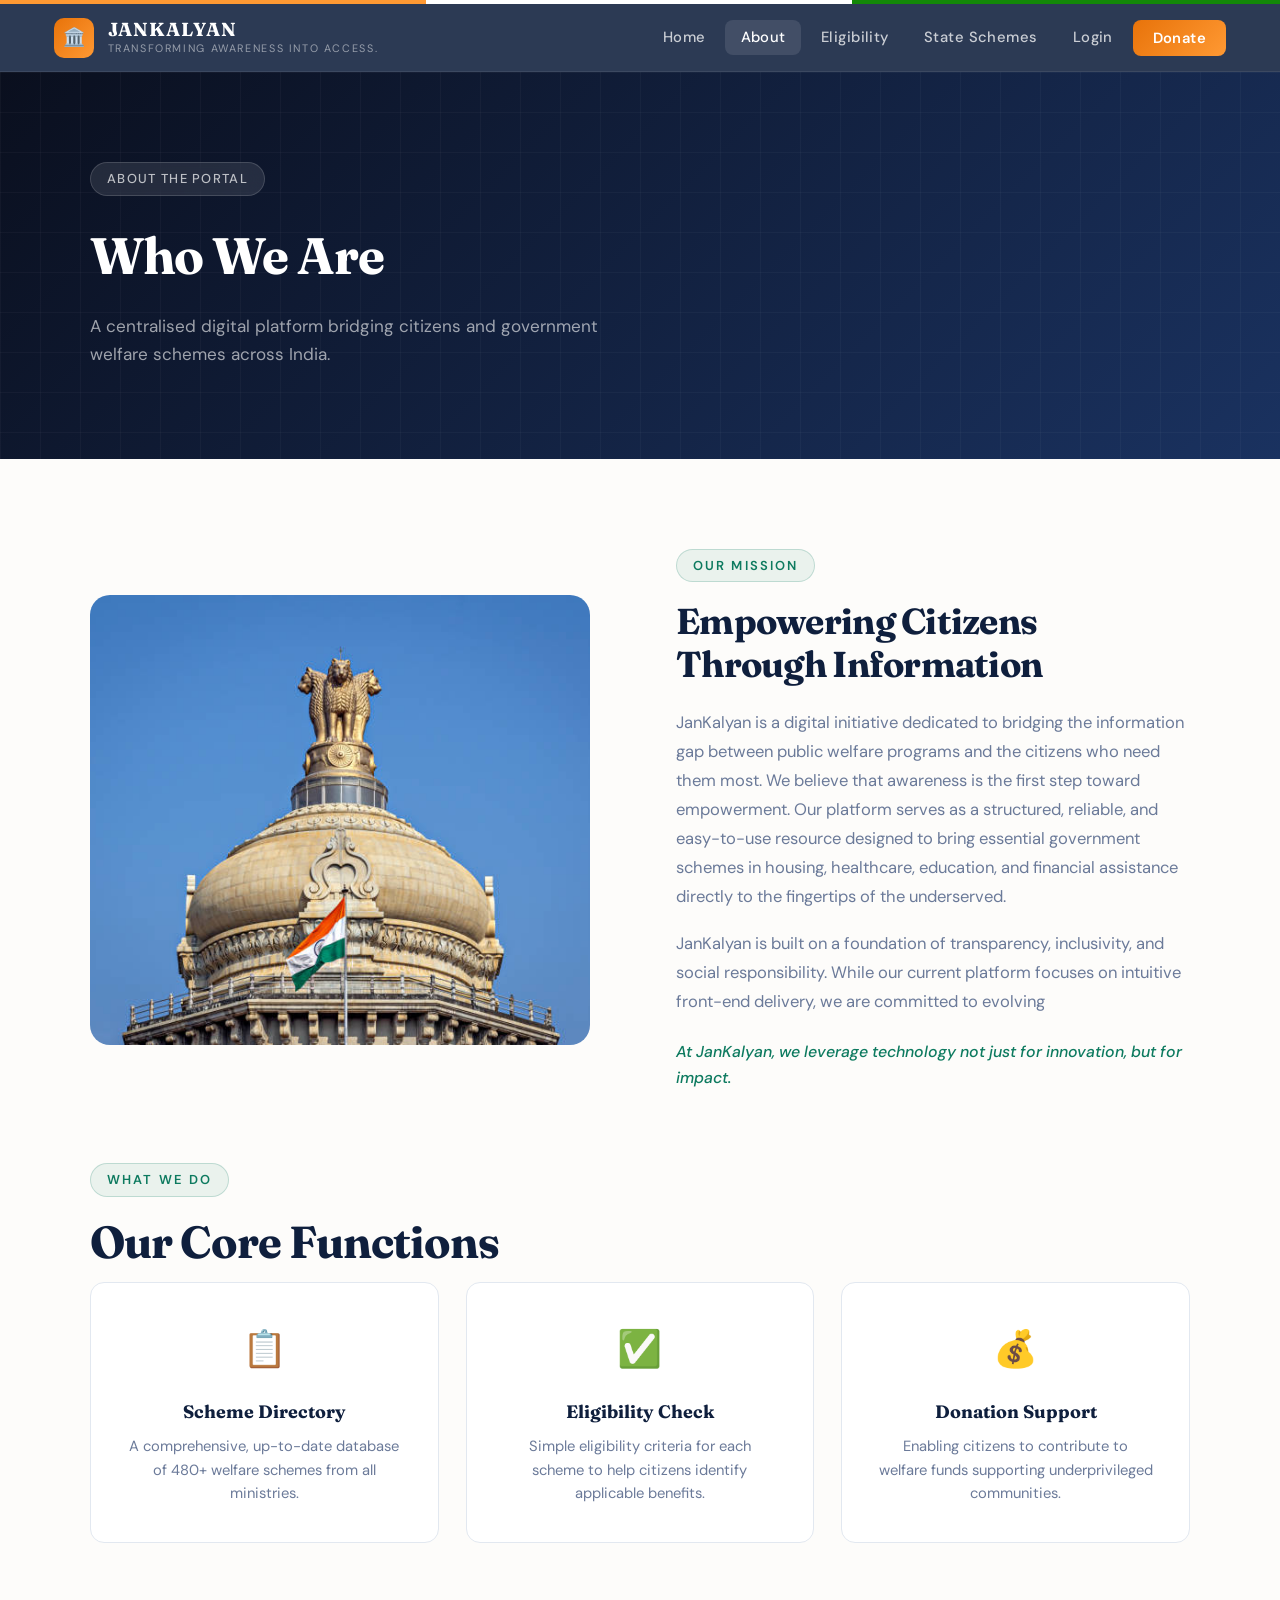
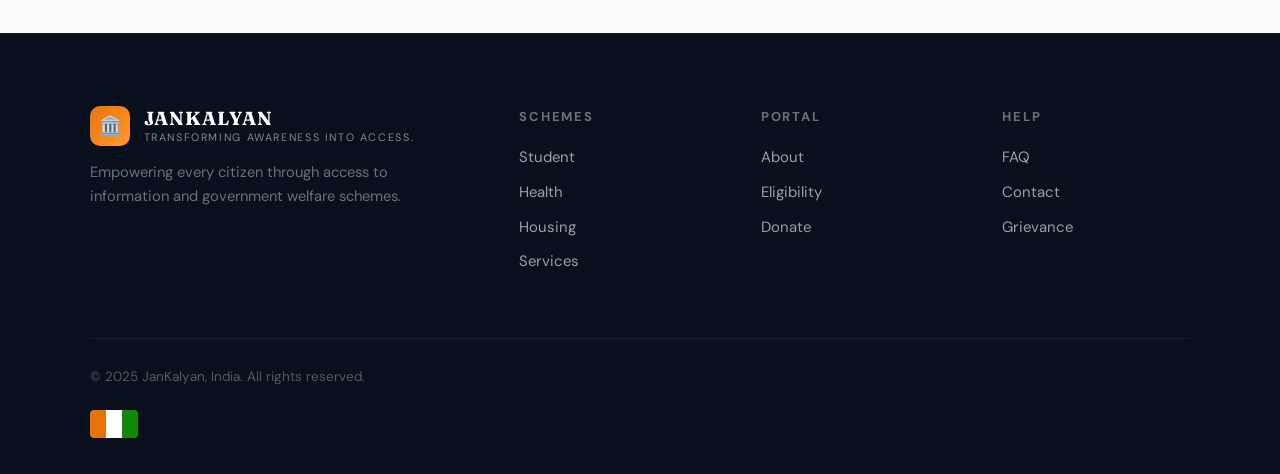
<file: about.html>
<!DOCTYPE html>
<html lang="en">
<head>
  <meta charset="UTF-8" />
  <meta name="viewport" content="width=device-width, initial-scale=1.0" />
  <title>About –  JANKALYAN</title>
  <link rel="icon" type="image/x-icon" href="favicon.ico">
  <link rel="stylesheet" href="style.css" />
</head>
<body>
  <!-- Tricolor flag -->
  <div class="tricolor-bar"></div>
  
  <!-- Navigation menu -->
  <nav class="navbar">
    <a href="index.html" class="nav-brand">
      <div class="nav-emblem">🏛️</div>
      <div class="nav-title"> JANKALYAN<span>Transforming Awareness into Access.</span></div>
    </a>
    <!-- Hamburger menu for mobile -->
    <div class="hamburger" onclick="toggleMenu()"><span></span><span></span><span></span></div>
    <ul class="nav-links" id="navLinks">
      <li><a href="index.html">Home</a></li>
      <li><a href="about.html" class="active">About</a></li>
      <li><a href="eligibility.html">Eligibility</a></li>
      <li><a href="schemes-by-state.html">State Schemes</a></li>
      <li><a href="login.html">Login</a></li>
      <li><a href="donate.html" class="btn-nav">Donate</a></li>
    </ul>
  </nav>

  <!-- Hero section -->
  <section class="page-hero">
    <div class="page-hero-content">
      <div class="hero-badge">About the Portal</div>
      <h1>Who We Are</h1>
      <p>A centralised digital platform bridging citizens and government welfare schemes across India.</p>
    </div>
  </section>

  <!-- Main content area -->
  <div class="about-content">
    <div class="about-grid">
      <div class="about-img-placeholder"></div>
      <!-- About text section with mission info -->
      <div class="about-text">
        <span class="section-label">Our Mission</span>
        <h2>Empowering Citizens Through Information</h2>
        <p>
            JanKalyan is a digital initiative dedicated to bridging the information gap between public welfare programs and the citizens who need them most. We believe that awareness is the first step toward empowerment. Our platform serves as a structured, reliable, and easy-to-use resource designed to bring essential government schemes in housing, healthcare, education, and financial assistance directly to the fingertips of the underserved.</p>
        
        <p>
          JanKalyan is built on a foundation of transparency, inclusivity, and social responsibility. While our current platform focuses on intuitive front-end delivery, we are committed to evolving
      
        </p>
        <h6> At JanKalyan, we leverage technology not just for innovation, but for impact.</h6>
  
      </div>
    </div>

    <div style="margin-top:3rem;">
      <span class="section-label">What We Do</span>
      <h2 class="section-title">Our Core Functions</h2>
    </div>

    <div class="mission-cards">
      <div class="mission-card">
        <div class="mission-icon">📋</div>
        <h4>Scheme Directory</h4>
        <p>A comprehensive, up-to-date database of 480+ welfare schemes from all ministries.</p>
      </div>
      <div class="mission-card">
        <div class="mission-icon">✅</div>
        <h4>Eligibility Check</h4>
        <p>Simple eligibility criteria for each scheme to help citizens identify applicable benefits.</p>
      </div>
      <div class="mission-card">
        <div class="mission-icon">💰</div>
        <h4>Donation Support</h4>
        <p>Enabling citizens to contribute to welfare funds supporting underprivileged communities.</p>
      </div>
    </div>
  </div>

  <footer class="footer">
    <div class="footer-inner">
      <div class="footer-grid">
        <div class="footer-brand">
          <div class="nav-brand"><div class="nav-emblem">🏛️</div><div class="nav-title" style="color:white;"> JANKALYAN<span>Transforming Awareness into Access.</span></div></div>
          <p>Empowering every citizen through access to information and government welfare schemes.</p>
        </div>
        <div class="footer-col"><h4>Schemes</h4><a href="student.html">Student</a><a href="health.html">Health</a><a href="housing.html">Housing</a><a href="service.html">Services</a></div>
        <div class="footer-col"><h4>Portal</h4><a href="about.html">About</a><a href="eligibility.html">Eligibility</a><a href="donate.html">Donate</a></div>
        <div class="footer-col"><h4>Help</h4><a href="#">FAQ</a><a href="#">Contact</a><a href="#">Grievance</a></div>
      </div>
      <div class="footer-bottom">
        <p>&copy; 2025 JanKalyan, India. All rights reserved.</p>
        <div class="footer-flag">
          <div class="flag-stripe" style="background:var(--saffron);border-radius:2px 0 0 2px;"></div>
          <div class="flag-stripe" style="background:var(--white);"></div>
          <div class="flag-stripe" style="background:var(--green);border-radius:0 2px 2px 0;"></div>
        </div>
      </div>
    </div>
  </footer>

  <script>function toggleMenu(){document.getElementById('navLinks').classList.toggle('open');}</script>
</body>
</html>
</file>
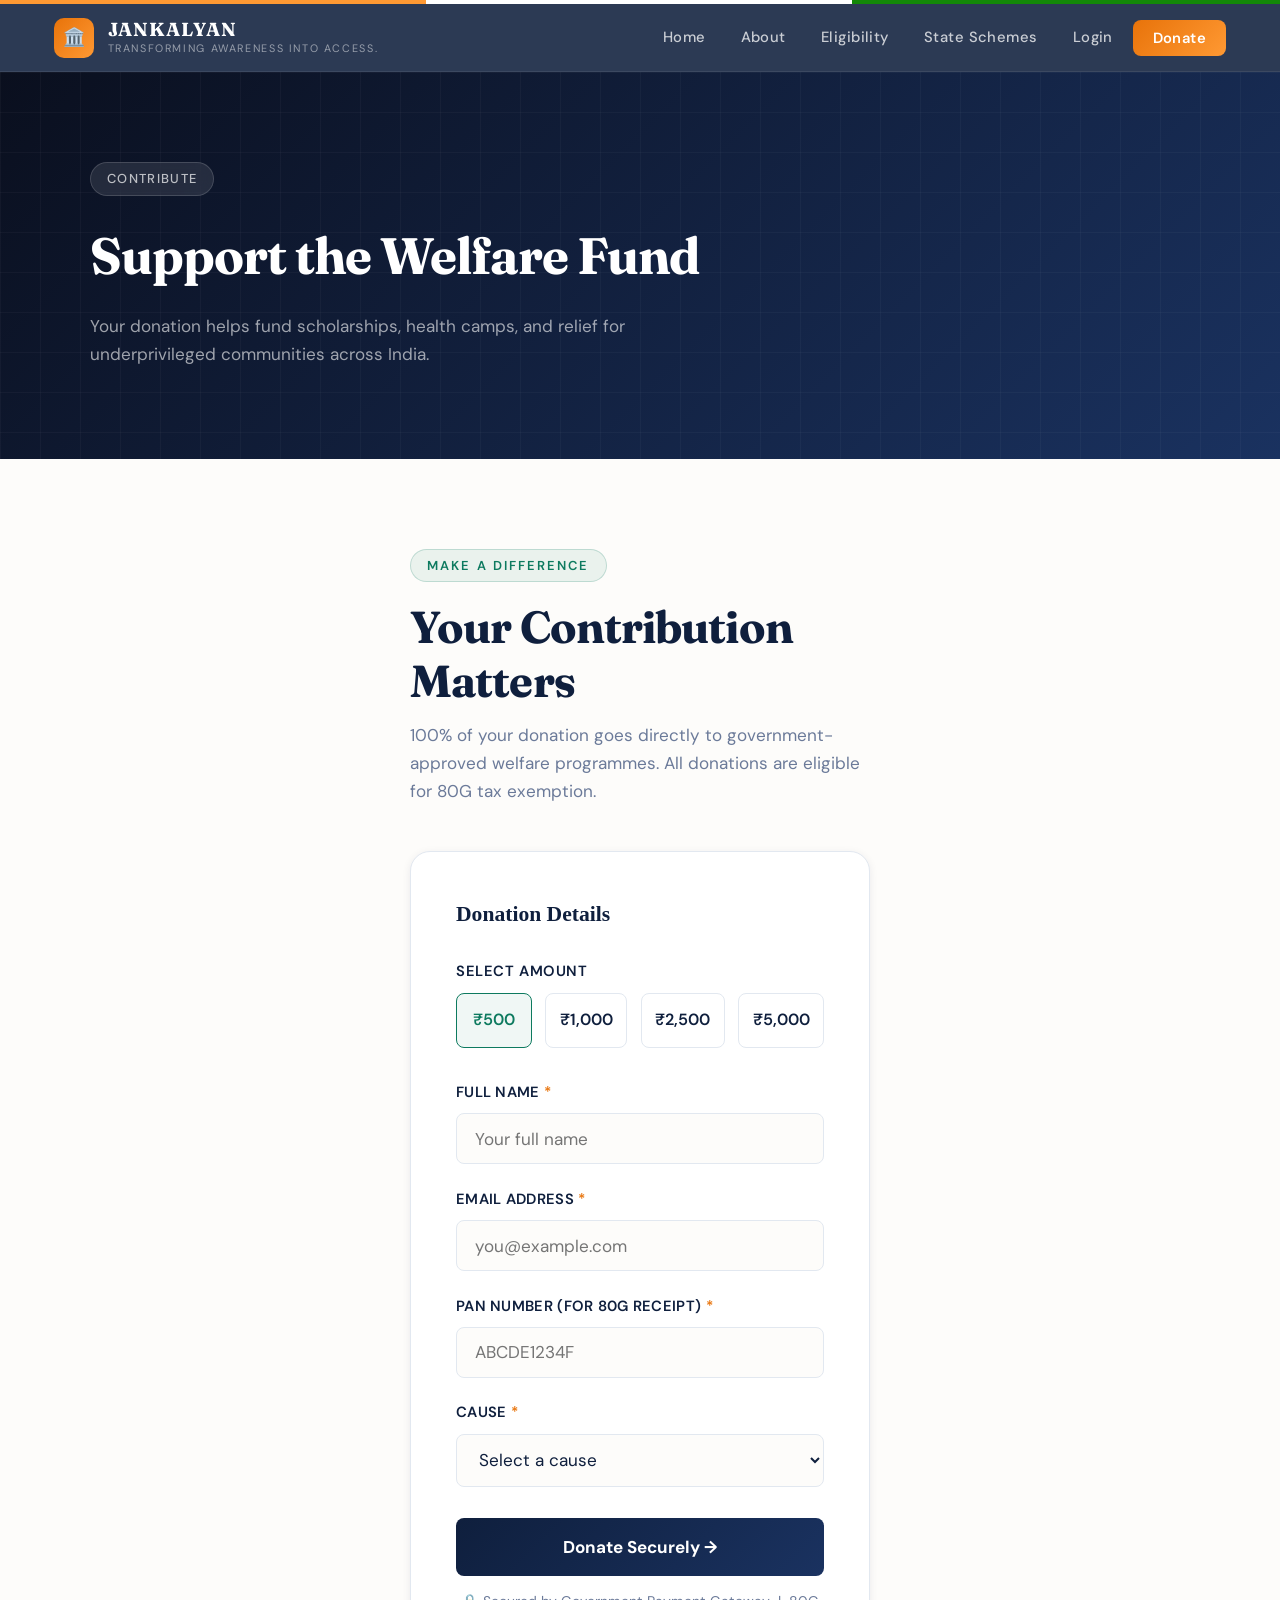
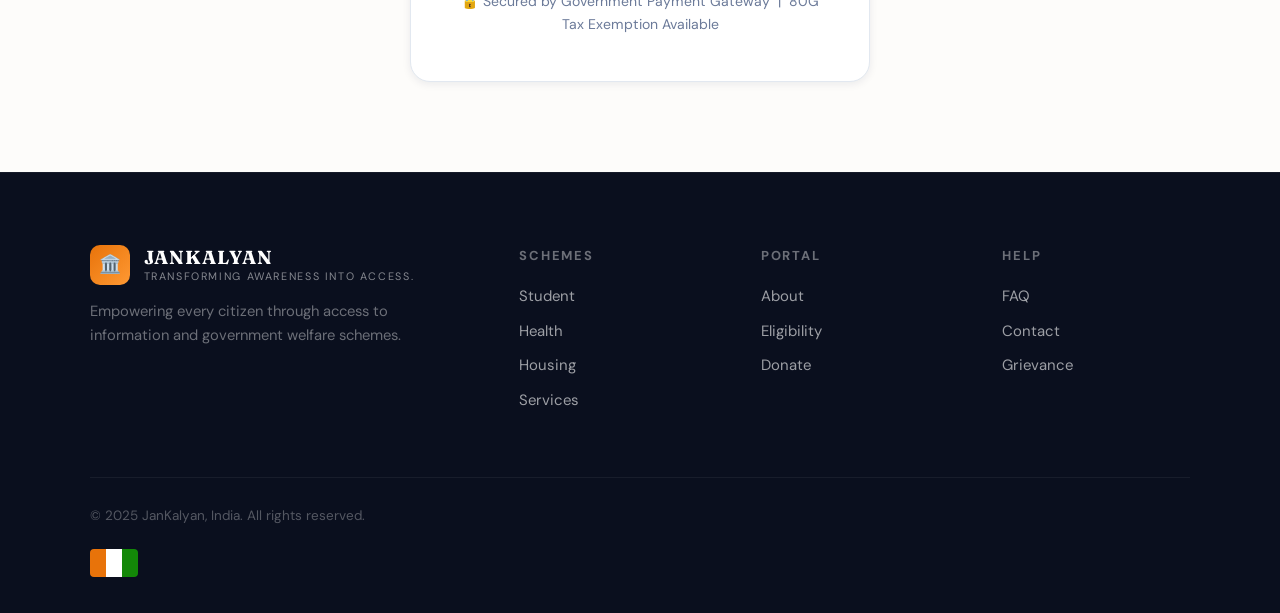
<file: donate.html>
<!DOCTYPE html>
<html lang="en">
<head>
  <meta charset="UTF-8" />
  <meta name="viewport" content="width=device-width, initial-scale=1.0" />
  <title>Donate – JanKalyan</title>
  <link rel="icon" type="image/x-icon" href="favicon.ico">
  <link rel="stylesheet" href="style.css" />
</head>
<body>
  <!-- Tricolor flag -->
  <div class="tricolor-bar"></div>
  
  <!-- Navigation -->
  <nav class="navbar">
    <a href="index.html" class="nav-brand">
      <div class="nav-emblem">🏛️</div>
      <div class="nav-title">JANKALYAN<span>Transforming Awareness into Access.</span></div>
    </a>
    <!-- Mobile menu toggle -->
    <div class="hamburger" onclick="toggleMenu()"><span></span><span></span><span></span></div>
    <ul class="nav-links" id="navLinks">
      <li><a href="index.html">Home</a></li>
      <li><a href="about.html">About</a></li>
      <li><a href="eligibility.html">Eligibility</a></li>
      <li><a href="schemes-by-state.html">State Schemes</a></li>      
      <li><a href="login.html">Login</a></li>      
      <li><a href="donate.html" class="active btn-nav">Donate</a></li>
    </ul>
  </nav>

  <!-- Page hero section -->
  <section class="page-hero">
    <div class="page-hero-content">
      <div class="hero-badge">Contribute</div>
      <h1> Support the Welfare Fund</h1>
      <p>Your donation helps fund scholarships, health camps, and relief for underprivileged communities across India.</p>
    </div>
  </section>

  <!-- Main donation section -->
  <div class="donate-content">
    <span class="section-label">Make a Difference</span>
    <h2 class="section-title">Your Contribution Matters</h2>
    <p class="section-sub">100% of your donation goes directly to government-approved welfare programmes. All donations are eligible for 80G tax exemption.</p>

    <!-- Donation form -->
    <form class="donate-form" id="donationForm">
      <h3 style="font-family:'Playfair Display',serif;color:var(--navy);margin-bottom:1.5rem;font-size:1.2rem;">Donation Details</h3>

      <!-- Amount selection section -->
      <label style="font-size:0.82rem;font-weight:600;color:var(--navy);letter-spacing:0.04em;text-transform:uppercase;display:block;margin-bottom:0.5rem;">Select Amount</label>
      <!-- Pre-defined donation amounts for easy selection -->
      <div class="amount-grid">
        <div class="amount-btn selected" onclick="selectAmount(event, 500)">₹500</div>
        <div class="amount-btn" onclick="selectAmount(event, 1000)">₹1,000</div>
        <div class="amount-btn" onclick="selectAmount(event, 2500)">₹2,500</div>
        <div class="amount-btn" onclick="selectAmount(event, 5000)">₹5,000</div>
      </div>
      <!-- Hidden field to store selected amount -->
      <input type="hidden" name="donation-amount" id="donation-amount" value="500" />

      <div class="form-group">
        <label for="donor-name">Full Name <span style="color:var(--saffron);">*</span></label>
        <input type="text" name="donor-name" id="donor-name" placeholder="Your full name" />
      </div>

      <div class="form-group">
        <label for="donor-email">Email Address <span style="color:var(--saffron);">*</span></label>
        <input type="email" name="donor-email" id="donor-email" placeholder="you@example.com" />
      </div>

      <div class="form-group">
        <label for="donor-pan">PAN Number (for 80G receipt) <span style="color:var(--saffron);">*</span></label>
        <input type="text" name="donor-pan" id="donor-pan" placeholder="ABCDE1234F" />
      </div>

      <div class="form-group">
        <label for="cause">Cause <span style="color:var(--saffron);">*</span></label>
        <select name="cause" id="cause">
          <option value="">Select a cause</option>
          <option value="student">Student Education Fund</option>
          <option value="health">Rural Health Camps</option>
          <option value="housing">Affordable Housing Relief</option>
          <option value="general">General Welfare Fund</option>
        </select>
      </div>

      <button type="submit" class="submit-btn">Donate Securely →</button>

      <p style="font-size:0.78rem;color:var(--mid-gray);margin-top:0.75rem;text-align:center;">
        🔒 Secured by Government Payment Gateway &nbsp;|&nbsp; 80G Tax Exemption Available
      </p>
    </form>
  </div>

  <footer class="footer">
    <div class="footer-inner">
      <div class="footer-grid">
        <div class="footer-brand">
          <div class="nav-brand"><div class="nav-emblem">🏛️</div><div class="nav-title" style="color:white;">JANKALYAN<span>Transforming Awareness into Access.</span></div></div>
          <p>Empowering every citizen through access to information and government welfare schemes.</p>
        </div>
        <div class="footer-col"><h4>Schemes</h4><a href="student.html">Student</a><a href="health.html">Health</a><a href="housing.html">Housing</a><a href="service.html">Services</a></div>
        <div class="footer-col"><h4>Portal</h4><a href="about.html">About</a><a href="eligibility.html">Eligibility</a><a href="donate.html">Donate</a></div>
        <div class="footer-col"><h4>Help</h4><a href="#">FAQ</a><a href="#">Contact</a><a href="#">Grievance</a></div>
      </div>
      <div class="footer-bottom">
        <p>&copy; 2025 JanKalyan, India. All rights reserved.</p>
        <div class="footer-flag">
          <div class="flag-stripe" style="background:var(--saffron);border-radius:2px 0 0 2px;"></div>
          <div class="flag-stripe" style="background:var(--white);"></div>
          <div class="flag-stripe" style="background:var(--green);border-radius:0 2px 2px 0;"></div>
        </div>
      </div>
    </div>
  </footer>

  <script src="validation.js"></script>
  <script>
    // ── Donation Form Setup ────────────────────────────────────
    let donationValidator;

    document.addEventListener('DOMContentLoaded', function() {
      // Initialize form validator
      donationValidator = new FormValidator('donationForm');
      ValidationRules.donation(donationValidator);
      setupRealtimeValidation(donationValidator);

      // Handle form submission
      const donationForm = document.getElementById('donationForm');
      if (donationForm) {
        donationForm.addEventListener('submit', handleDonationSubmit);
      }

      // Set default amount
      document.getElementById('donation-amount').value = '500';
    });

    function toggleMenu() {
      document.getElementById('navLinks').classList.toggle('open');
    }

    function selectAmount(event, amount) {
      event.preventDefault();
      const target = event.currentTarget;
      const btns = document.querySelectorAll('.amount-btn');
      btns.forEach(btn => btn.classList.remove('selected'));
      target.classList.add('selected');
      document.getElementById('donation-amount').value = amount;
    }

    function handleDonationSubmit(e) {
      e.preventDefault();

      // Validate form
      if (!donationValidator.validate()) {
        console.log('Form validation failed', donationValidator.getErrors());
        return false;
      }

      // Get form values
      const name = document.getElementById('donor-name').value;
      const email = document.getElementById('donor-email').value;
      const pan = document.getElementById('donor-pan').value;
      const cause = document.getElementById('cause').value;
      const amount = document.getElementById('donation-amount').value;

      // Show success message
      showSuccessMessage(
        `Thank you ${name}! Your donation of ₹${amount} has been submitted successfully. A receipt will be sent to ${email}.`,
        4000
      );

      // Reset form after 2 seconds
      setTimeout(() => {
        document.getElementById('donationForm').reset();
        donationValidator = new FormValidator('donationForm');
        ValidationRules.donation(donationValidator);
        setupRealtimeValidation(donationValidator);
        document.querySelectorAll('.amount-btn').forEach((btn, idx) => {
          if (idx === 0) btn.classList.add('selected');
          else btn.classList.remove('selected');
        });
        document.getElementById('donation-amount').value = '500';
      }, 2000);

      // Here you would send data to your server
      // console.log({ name, email, pan, cause, amount });

      return false;
    }
  </script>
</body>
</html>
</file>
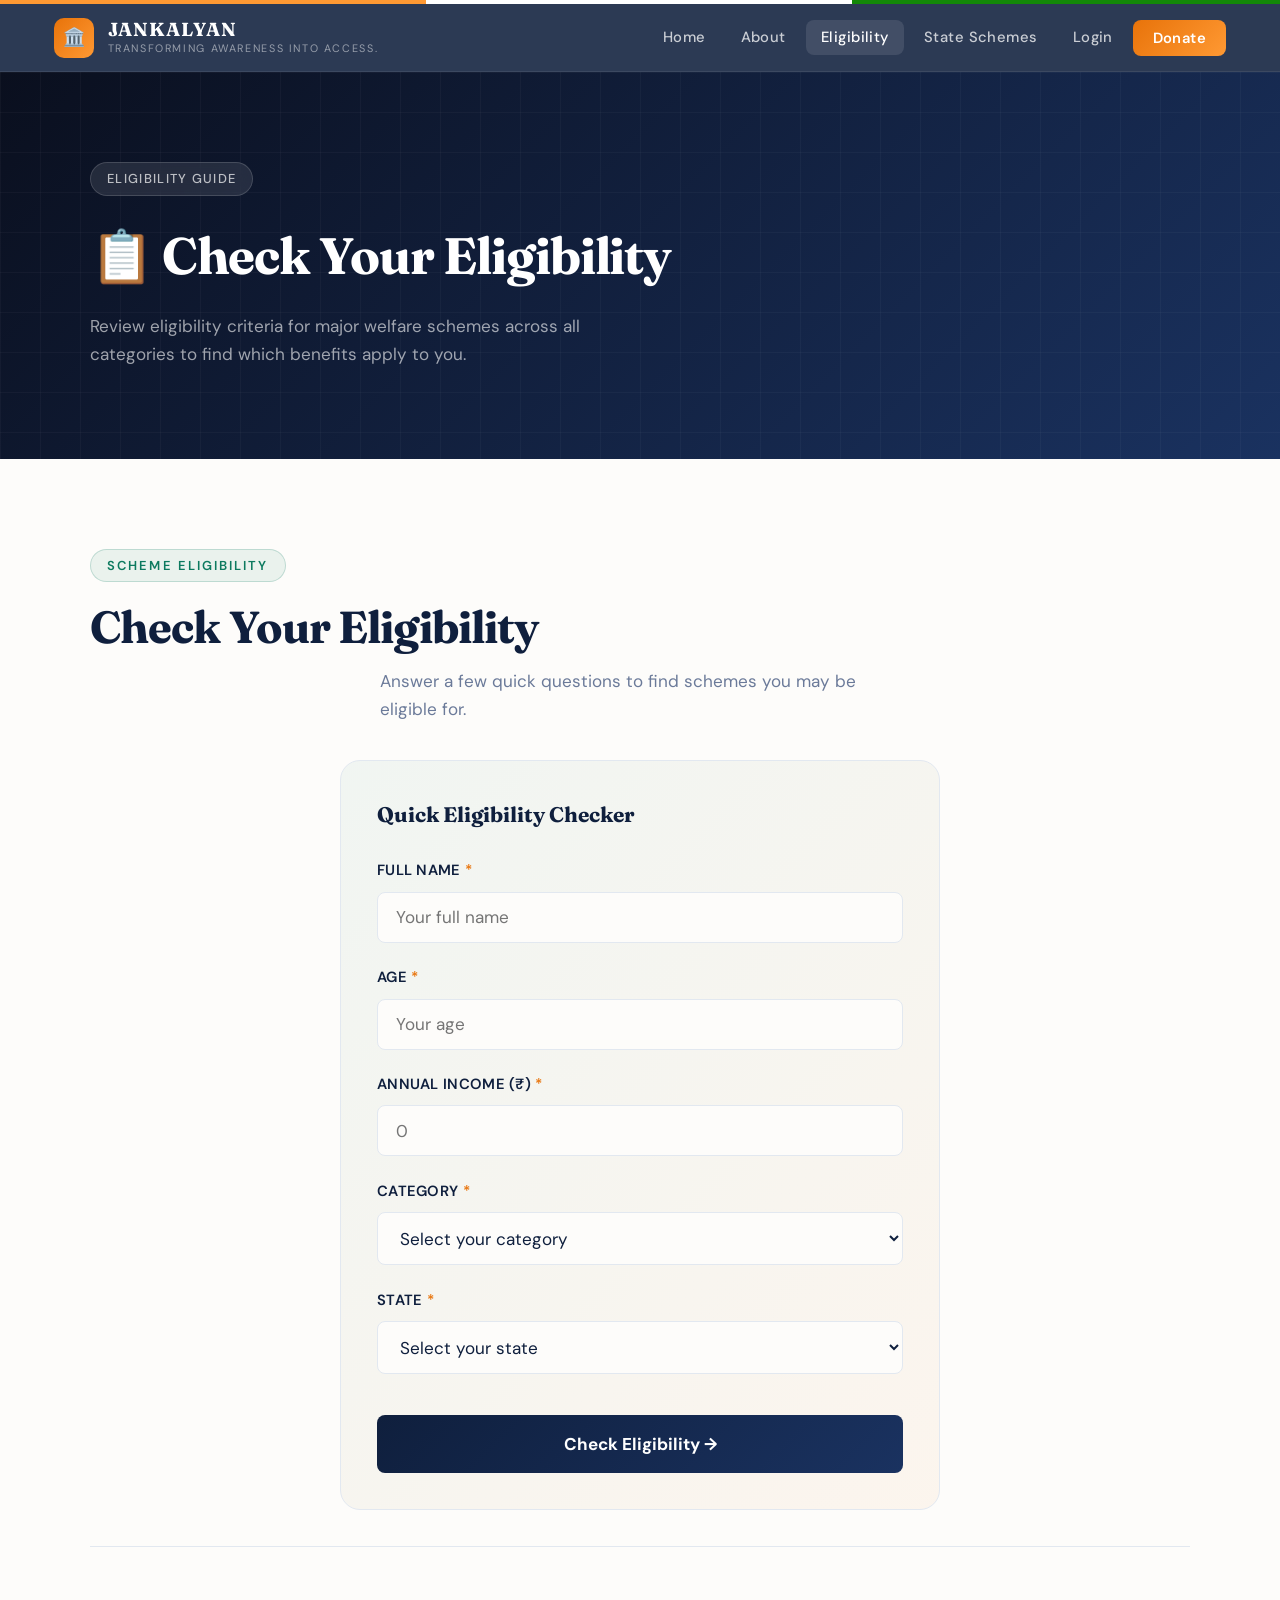
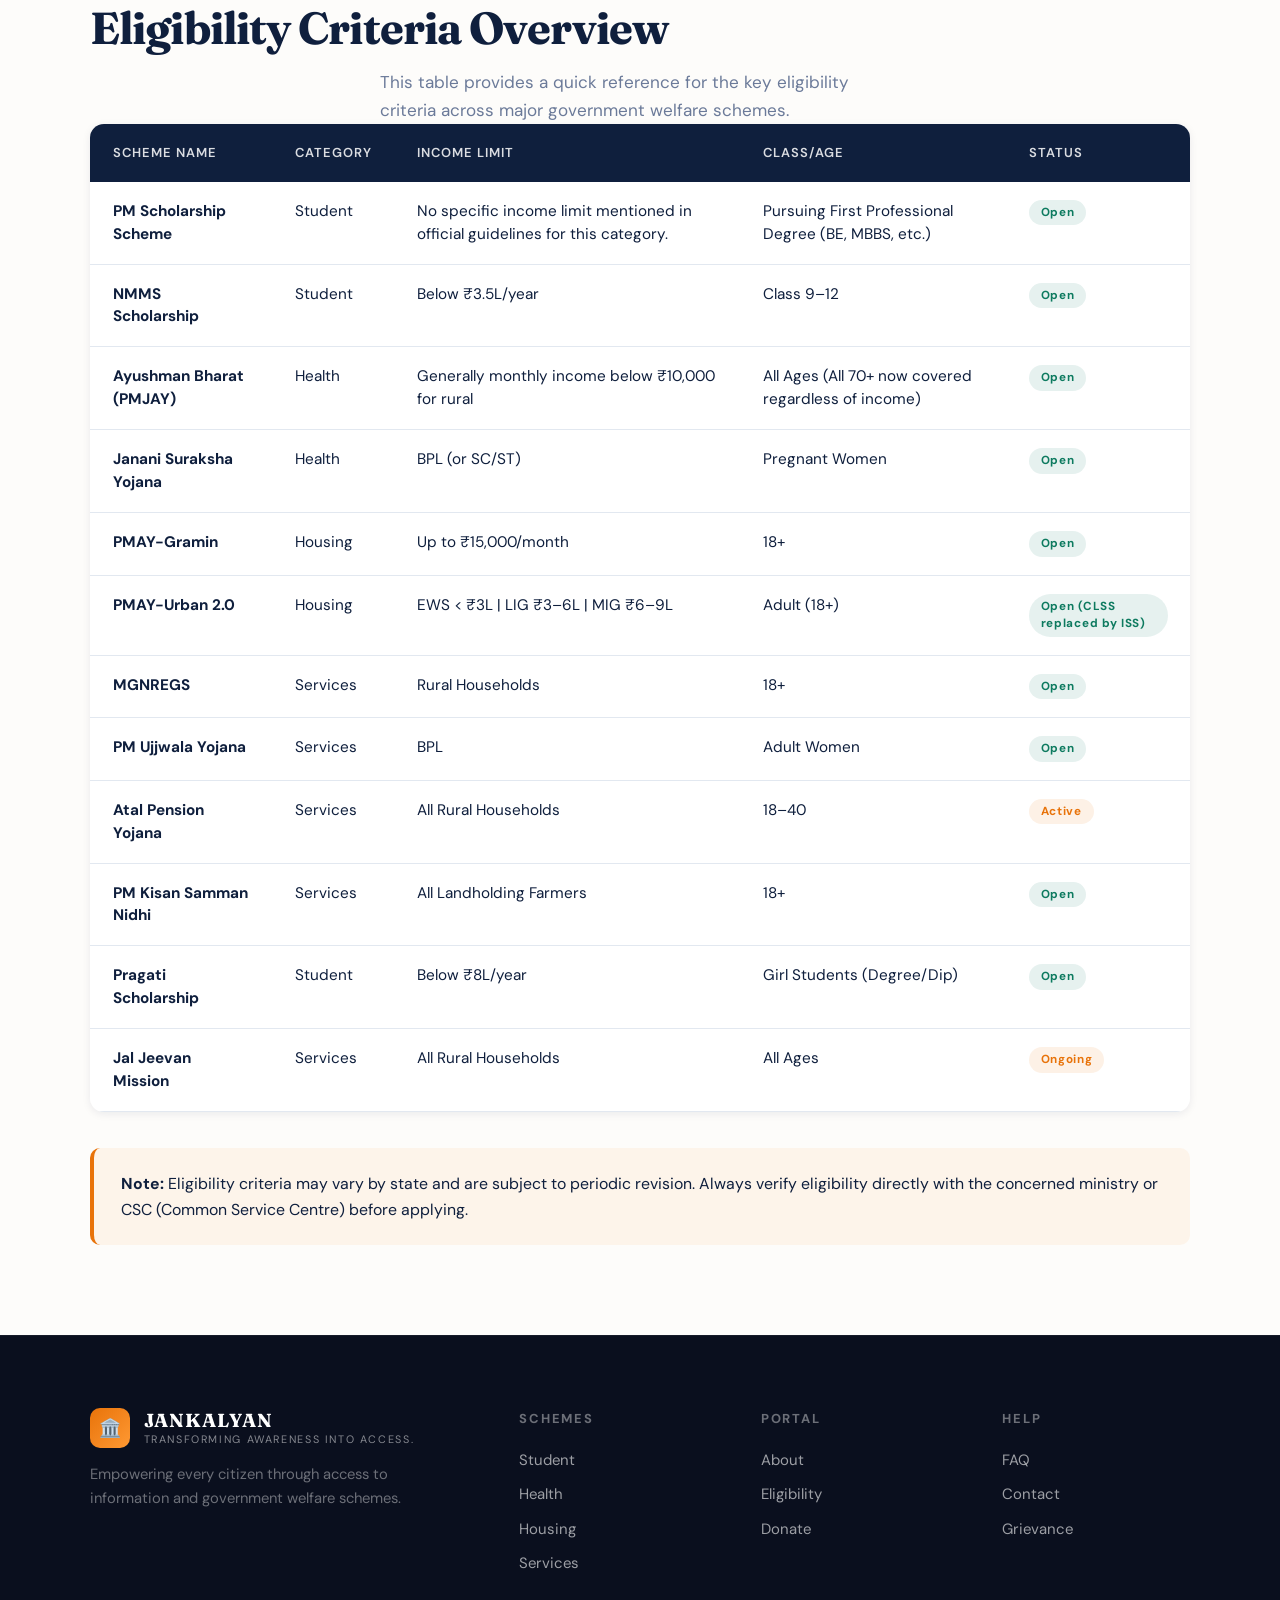
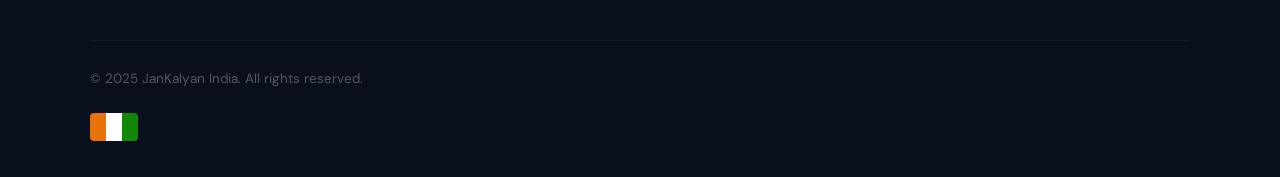
<file: eligibility.html>
<!DOCTYPE html>
<html lang="en">
<head>
  <meta charset="UTF-8" />
  <meta name="viewport" content="width=device-width, initial-scale=1.0" />
  <title>Eligibility – JanKalyan</title>
  <link rel="icon" type="image/x-icon" href="favicon.ico">
  <link rel="stylesheet" href="style.css" />
</head>
<body>
  <!-- Flag bar -->
  <div class="tricolor-bar"></div>
  
  <!-- Navigation -->
  <nav class="navbar">
    <a href="index.html" class="nav-brand">
      <div class="nav-emblem">🏛️</div>
      <div class="nav-title">JANKALYAN<span>Transforming Awareness into Access.</span></div>
    </a>
    <!-- Mobile menu -->
    <div class="hamburger" onclick="toggleMenu()"><span></span><span></span><span></span></div>
    <ul class="nav-links" id="navLinks">
      <li><a href="index.html">Home</a></li>
      <li><a href="about.html">About</a></li>
      <li><a href="eligibility.html" class="active">Eligibility</a></li>
      <li><a href="schemes-by-state.html">State Schemes</a></li>
      <li><a href="login.html">Login</a></li>
      <li><a href="donate.html" class="btn-nav">Donate</a></li>
    </ul>
  </nav>

  <!-- Hero section -->
  <section class="page-hero">
    <div class="page-hero-content">
      <div class="hero-badge">Eligibility Guide</div>
      <h1>📋 Check Your Eligibility</h1>
      <p>Review eligibility criteria for major welfare schemes across all categories to find which benefits apply to you.</p>
    </div>
  </section>

  <!-- Main content -->
  <div class="eligibility-content">
    <span class="section-label">Scheme Eligibility</span>
    <h2 class="section-title">Check Your Eligibility</h2>
    <p class="section-sub">Answer a few quick questions to find schemes you may be eligible for.</p>

    <!-- Quick Eligibility Checker Form - यह form users को schemes match करने में मदद करता है -->
    <div style="max-width: 600px; margin: 2rem auto; background: linear-gradient(135deg, rgba(13,122,95,0.05), rgba(232,115,10,0.05)); padding: 2rem; border-radius: var(--radius-lg); border: 1px solid var(--border);">
      <form id="eligibilityCheckerForm">
        <h3 style="font-family:var(--font-display); color:var(--navy); margin-bottom:1.5rem;">Quick Eligibility Checker</h3>

        <!-- Form field for name -->
        <div class="form-group">
          <label for="chk-name">Full Name <span style="color:var(--saffron);">*</span></label>
          <input type="text" name="chk-name" id="chk-name" placeholder="Your full name" />
        </div>

        <div class="form-group">
          <label for="chk-age">Age <span style="color:var(--saffron);">*</span></label>
          <input type="number" name="chk-age" id="chk-age" placeholder="Your age" min="1" max="120" />
        </div>

        <div class="form-group">
          <label for="chk-income">Annual Income (₹) <span style="color:var(--saffron);">*</span></label>
          <input type="number" name="chk-income" id="chk-income" placeholder="0" min="0" />
        </div>

        <div class="form-group">
          <label for="chk-category">Category <span style="color:var(--saffron);">*</span></label>
          <select name="chk-category" id="chk-category">
            <option value="">Select your category</option>
            <option value="general">General</option>
            <option value="obc">OBC</option>
            <option value="sc">SC</option>
            <option value="st">ST</option>
            <option value="pwd">Person with Disability</option>
          </select>
        </div>

        <div class="form-group">
          <label for="chk-state">State <span style="color:var(--saffron);">*</span></label>
          <select name="chk-state" id="chk-state">
            <option value="">Select your state</option>
            <option value="ap">Andhra Pradesh</option>
            <option value="ar">Arunachal Pradesh</option>
            <option value="as">Assam</option>
            <option value="br">Bihar</option>
            <option value="cg">Chhattisgarh</option>
            <option value="ga">Goa</option>
            <option value="gj">Gujarat</option>
            <option value="hr">Haryana</option>
            <option value="hp">Himachal Pradesh</option>
            <option value="jk">Jammu & Kashmir</option>
            <option value="jh">Jharkhand</option>
            <option value="ka">Karnataka</option>
            <option value="kl">Kerala</option>
            <option value="mp">Madhya Pradesh</option>
            <option value="mh">Maharashtra</option>
            <option value="mn">Manipur</option>
            <option value="ml">Meghalaya</option>
            <option value="mz">Mizoram</option>
            <option value="nl">Nagaland</option>
            <option value="or">Odisha</option>
            <option value="pb">Punjab</option>
            <option value="rj">Rajasthan</option>
            <option value="sk">Sikkim</option>
            <option value="tn">Tamil Nadu</option>
            <option value="tg">Telangana</option>
            <option value="tr">Tripura</option>
            <option value="up">Uttar Pradesh</option>
            <option value="uk">Uttarakhand</option>
            <option value="wb">West Bengal</option>
          </select>
        </div>

        <button type="submit" class="submit-btn" style="width: 100%; margin-top: 1rem;">Check Eligibility →</button>
      </form>
    </div>

    <!-- Eligibility Results -->
    <div id="eligibilityResults" style="display:none; max-width: 600px; margin: 2rem auto; background: linear-gradient(135deg, rgba(13,122,95,0.08), rgba(13,122,95,0.04)); padding: 1.5rem; border-radius: var(--radius-lg); border-left: 4px solid var(--emerald);">
      <h3 style="font-family:var(--font-display); color:var(--navy); margin-bottom:1rem;">Your Matching Schemes</h3>
      <p id="resultsText" style="font-size:0.9rem; color:var(--mid-gray); margin-bottom:1rem;"></p>
      <button onclick="document.getElementById('eligibilityResults').style.display='none';" style="background:var(--emerald); color:white; border:none; padding:0.6rem 1.2rem; border-radius:var(--radius-sm); cursor:pointer; font-size:0.85rem;">Close Results</button>
    </div>

    <hr style="margin: 2rem 0; border:none; border-top:1px solid var(--border);" />

    <h2 class="section-title" style="margin-top: 3rem;">Eligibility Criteria Overview</h2>
    <p class="section-sub">This table provides a quick reference for the key eligibility criteria across major government welfare schemes.</p>

    <div class="elig-table-wrapper">
      <table class="elig-table">
        <thead>
          <tr>
            <th>Scheme Name</th>
            <th>Category</th>
            <th>Income Limit</th>
            <th>Class/Age</th>
            <th>Status</th>
          </tr>
        </thead>
        <tbody>
          <tr>
            <td><strong>PM Scholarship Scheme</strong></td>
            <td>Student</td>
            <td>No specific income limit mentioned in official guidelines for this category.</td>
            <td>	Pursuing First Professional Degree (BE, MBBS, etc.)</td>
            <td><span class="elig-badge open">Open</span></td>
          </tr>
          <tr>
            <td><strong>NMMS Scholarship</strong></td>
            <td>Student</td>
            <td>Below ₹3.5L/year</td>
            <td>Class 9–12</td>
            <td><span class="elig-badge open">Open</span></td>
          </tr>
          <tr>
            <td><strong>Ayushman Bharat (PMJAY)</strong></td>
            <td>Health</td>
            <td>Generally monthly income below ₹10,000 for rural</td>
            <td>All Ages (All 70+ now covered regardless of income)</td>
            <td><span class="elig-badge open">Open</span></td>
          </tr>
          <tr>
            <td><strong>Janani Suraksha Yojana</strong></td>
            <td>Health</td>
            <td>	BPL (or SC/ST)</td>
            <td>Pregnant Women</td>
            <td><span class="elig-badge open">Open</span></td>
          </tr>
          <tr>
            <td><strong>PMAY-Gramin</strong></td>
            <td>Housing</td>
            <td>	Up to ₹15,000/month</td>
            <td>18+</td>
            <td><span class="elig-badge open">Open</span></td>
          </tr>
          <tr>
            <td><strong>PMAY-Urban 2.0</strong></td>
            <td>Housing</td>
            <td>	EWS < ₹3L | LIG ₹3–6L | MIG ₹6–9L</td>
            <td>Adult (18+)</td>
            <td><span class="elig-badge open">Open (CLSS replaced by ISS)</span></td>
          </tr>
          <tr>
            <td><strong>MGNREGS</strong></td>
            <td>Services</td>
            <td>Rural Households</td>
            <td>18+</td>
            <td><span class="elig-badge open">Open</span></td>
          </tr>
          <tr>
            <td><strong>PM Ujjwala Yojana</strong></td>
            <td>Services</td>
            <td>BPL</td>
            <td>Adult Women</td>
            <td><span class="elig-badge open">Open</span></td>
          </tr>
          <tr>
            <td><strong>Atal Pension Yojana</strong></td>
            <td>Services</td>
            <td>All Rural Households</td>
            <td>18–40</td>
            <td><span class="elig-badge age">Active</span></td>
          </tr>
          <tr>
            <td><strong>PM Kisan Samman Nidhi</strong></td>
            <td>Services</td>
            <td>All Landholding Farmers</td>
            <td>18+</td>
            <td><span class="elig-badge open">Open</span></td>
          </tr>
          <tr>
            <td><strong>Pragati Scholarship</strong></td>
            <td>Student</td>
            <td>Below ₹8L/year</td>
            <td>Girl Students (Degree/Dip)</td>
            <td><span class="elig-badge open">Open</span></td>
          </tr>
          <tr>
            <td><strong>Jal Jeevan Mission</strong></td>
            <td>Services</td>
            <td>All Rural Households</td>
            <td>All Ages</td>
            <td><span class="elig-badge age">Ongoing</span></td>
          </tr>
        </tbody>
      </table>
    </div>

    <div style="margin-top:2rem;padding:1.25rem 1.5rem;background:rgba(255,153,51,0.08);border-radius:10px;border-left:4px solid var(--saffron);">
      <p style="font-size:0.88rem;color:var(--navy);">
        <strong>Note:</strong> Eligibility criteria may vary by state and are subject to periodic revision. Always verify eligibility directly with the concerned ministry or CSC (Common Service Centre) before applying.
      </p>
    </div>
  </div>

  <footer class="footer">
    <div class="footer-inner">
      <div class="footer-grid">
        <div class="footer-brand">
          <div class="nav-brand"><div class="nav-emblem">🏛️</div><div class="nav-title" style="color:white;">JANKALYAN<span>Transforming Awareness into Access.</span></div></div>
          <p>Empowering every citizen through access to information and government welfare schemes.</p>
        </div>
        <div class="footer-col"><h4>Schemes</h4><a href="student.html">Student</a><a href="health.html">Health</a><a href="housing.html">Housing</a><a href="service.html">Services</a></div>
        <div class="footer-col"><h4>Portal</h4><a href="about.html">About</a><a href="eligibility.html">Eligibility</a><a href="donate.html">Donate</a></div>
        <div class="footer-col"><h4>Help</h4><a href="#">FAQ</a><a href="#">Contact</a><a href="#">Grievance</a></div>
      </div>
      <div class="footer-bottom">
        <p>&copy; 2025 JanKalyan India. All rights reserved.</p>
        <div class="footer-flag">
          <div class="flag-stripe" style="background:var(--saffron);border-radius:2px 0 0 2px;"></div>
          <div class="flag-stripe" style="background:var(--white);"></div>
          <div class="flag-stripe" style="background:var(--green);border-radius:0 2px 2px 0;"></div>
        </div>
      </div>
    </div>
  </footer>

  <script src="validation.js"></script>
  <script>
    // Eligibility Checker Logic
    document.addEventListener('DOMContentLoaded', function() {
      const eligibilityForm = document.getElementById('eligibilityCheckerForm');
      if (eligibilityForm) {
        const validator = new FormValidator('eligibilityCheckerForm');
        validator
          .addRule('chk-name', (v) => Validators.name(v), 'Please enter a valid name')
          .addRule('chk-age', (v) => Validators.age(v), 'Age must be between 18 and 120')
          .addRule('chk-income', (v) => Validators.income(v), 'Please enter a valid income')
          .addRule('chk-category', (v) => Validators.required(v), 'Please select a category')
          .addRule('chk-state', (v) => Validators.required(v), 'Please select a state');
        
        setupRealtimeValidation(validator);

        eligibilityForm.addEventListener('submit', function(e) {
          e.preventDefault();

          if (!validator.validate()) {
            return false;
          }

          const name = document.getElementById('chk-name').value;
          const age = parseInt(document.getElementById('chk-age').value);
          const income = parseInt(document.getElementById('chk-income').value);
          const category = document.getElementById('chk-category').value;

          // Simple eligibility checking logic
          let matchingSchemes = [];

          // Based on age and income, determine eligible schemes
          if (age >= 18 && age <= 12) {
            matchingSchemes.push('NMMS Scholarship - Class 9-12');
          }
          if (age >= 18 && income < 450000) {
            matchingSchemes.push('Ayushman Bharat (PMJAY) - ₹5 lakh health cover');
            matchingSchemes.push('PMAY Gramin - Housing scheme');
          }
          if (age >= 18 && age <= 40 && income < 300000) {
            matchingSchemes.push('Atal Pension Yojana - ₹1000-5000/month pension');
          }
          if (category === 'sc' || category === 'st') {
            matchingSchemes.push('Post-Matric Scholarship for SC/ST - Up to ₹1,200/month');
          }
          if (category === 'obc') {
            matchingSchemes.push('PM YASASVI Scheme - Up to ₹1,25,000/year');
          }
          if (income < 300000) {
            matchingSchemes.push('PM Ujjwala Yojana - Free LPG connection');
            matchingSchemes.push('MGNREGS - 100 days guaranteed employment');
          }

          // Display results
          const resultsDiv = document.getElementById('eligibilityResults');
          const resultsText = document.getElementById('resultsText');

          if (matchingSchemes.length > 0) {
            let resultHTML = `<strong>Hi ${name}, you may be eligible for:</strong><ul style="margin: 1rem 0 1rem 1.5rem;">`;
            matchingSchemes.forEach(scheme => {
              resultHTML += `<li style="margin-bottom:0.5rem; font-size:0.9rem;">${scheme}</li>`;
            });
            resultHTML += '</ul><p style="font-size:0.8rem; color:var(--mid-gray); margin-top:1rem;">Verify eligibility details with respective state or central ministry for final confirmation.</p>';
            resultsText.innerHTML = resultHTML;
          } else {
            resultsText.innerHTML = '<p>Based on your information, you may not qualify for the main schemes listed above. Please consult with a CSC (Common Service Centre) for more detailed eligibility information.</p>';
          }

          resultsDiv.style.display = 'block';
          resultsDiv.scrollIntoView({ behavior: 'smooth' });

          showSuccessMessage('Eligibility check completed! See results below.', 3000);
        });
      }
    });

    function toggleMenu(){document.getElementById('navLinks').classList.toggle('open');}
  </script>
</body>
</html>
</file>
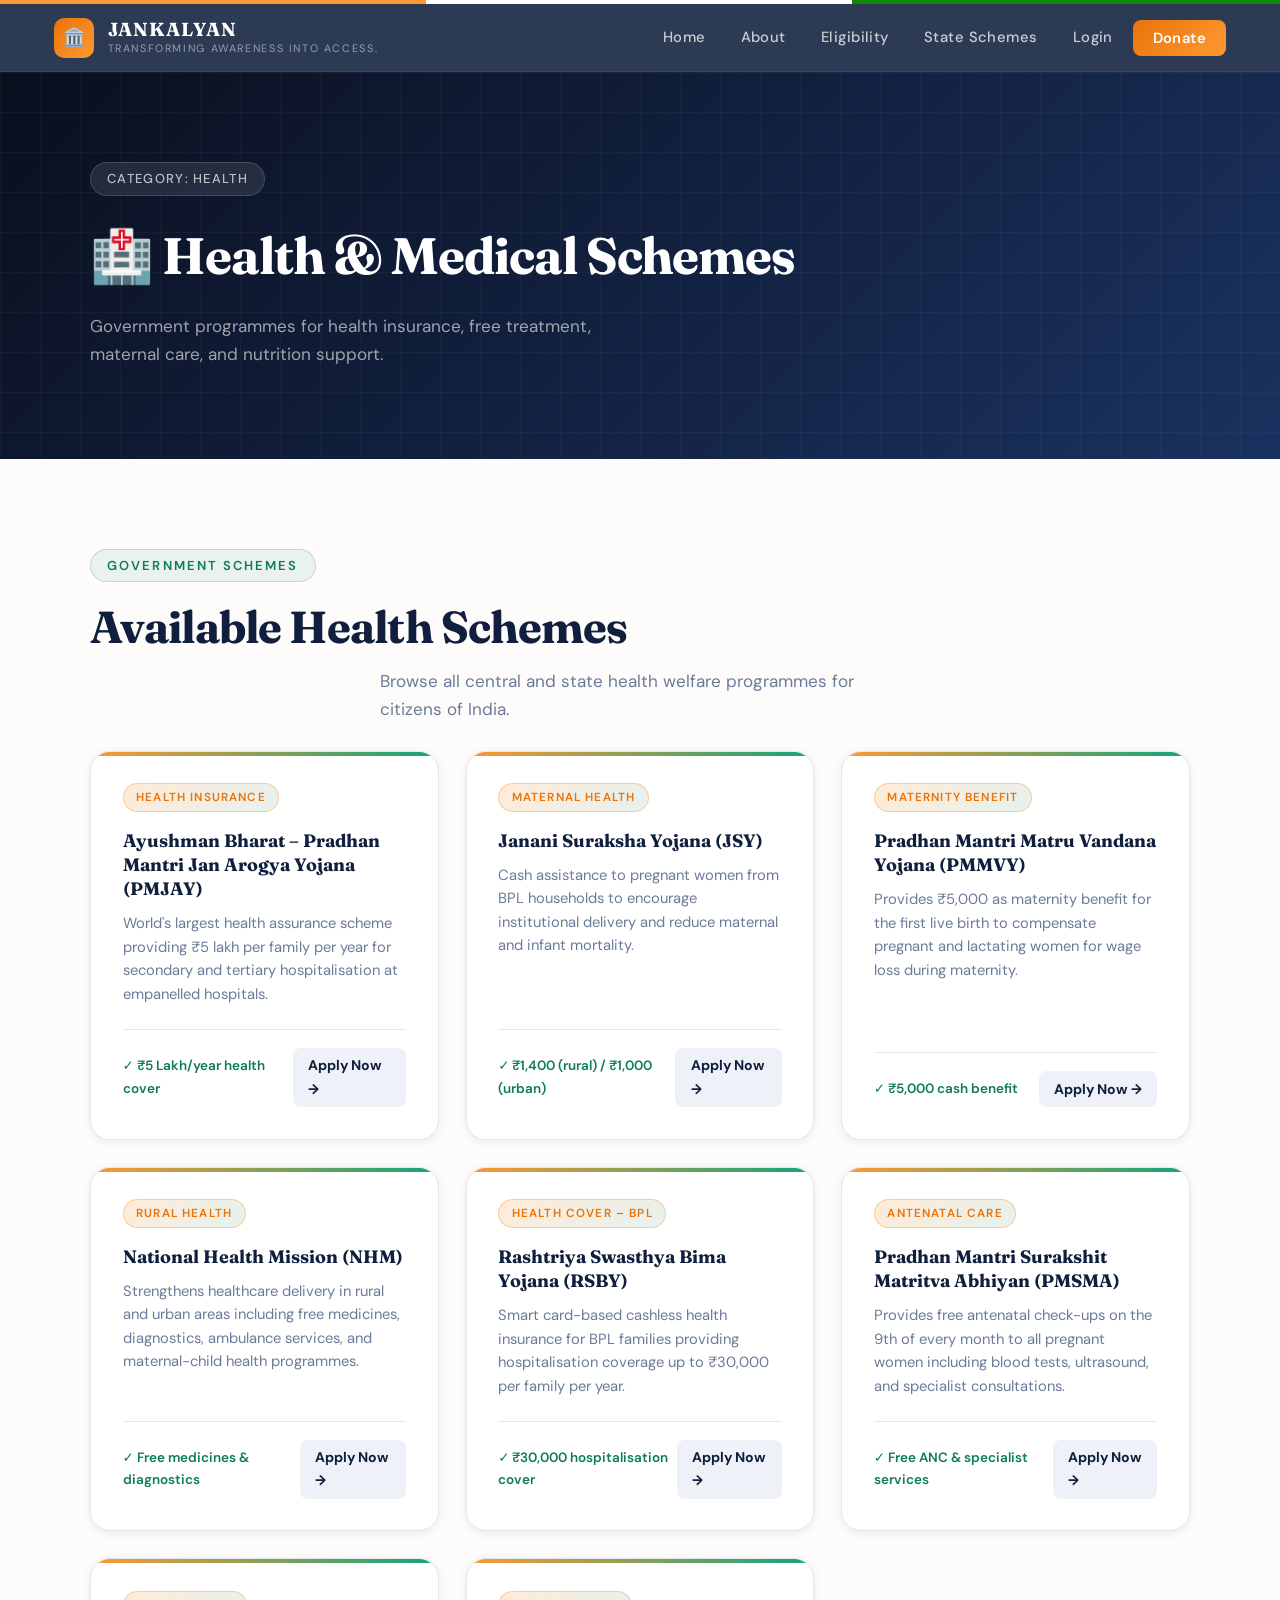
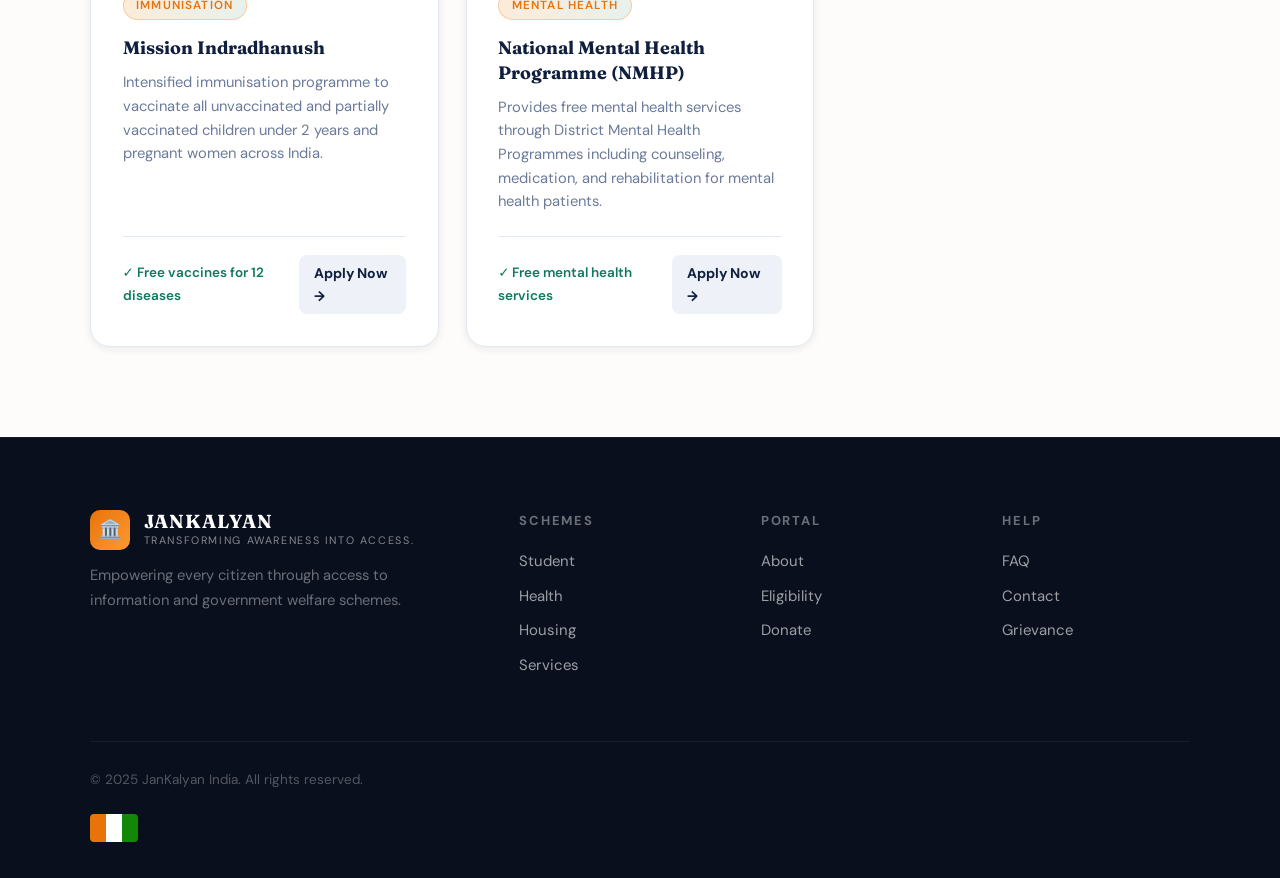
<file: health.html>
<!DOCTYPE html>
<html lang="en">
<head>
  <meta charset="UTF-8" />
  <meta name="viewport" content="width=device-width, initial-scale=1.0" />
  <title>Health Schemes – JanKalyan</title>
  <link rel="icon" type="image/x-icon" href="favicon.ico">
  <link rel="stylesheet" href="style.css" />
</head>
<body>
  <!-- Tricolor flag bar -->
  <div class="tricolor-bar"></div>
  
  <!-- Navigation menu  -->
  <nav class="navbar">
    <a href="index.html" class="nav-brand">
      <div class="nav-emblem">🏛️</div>
      <div class="nav-title">JANKALYAN<span>Transforming Awareness into Access.</span></div>
    </a>
    <!-- Mobile menu toggle -->
    <div class="hamburger" onclick="toggleMenu()"><span></span><span></span><span></span></div>
    <ul class="nav-links" id="navLinks">
      <li><a href="index.html">Home</a></li>
      <li><a href="about.html">About</a></li>
      <li><a href="eligibility.html">Eligibility</a></li>
      <li><a href="schemes-by-state.html">State Schemes</a></li>
      <li><a href="login.html">Login</a></li>
      <li><a href="donate.html" class="btn-nav">Donate</a></li>
    </ul>
  </nav>

  <!-- Hero section with page title -->
  <section class="page-hero">
    <div class="page-hero-content">
      <div class="hero-badge">Category: Health</div>
      <h1>🏥 Health &amp; Medical Schemes</h1>
      <p>Government programmes for health insurance, free treatment, maternal care, and nutrition support.</p>
    </div>
  </section>

  <!-- Main content section - schemes displayed here -->
  <section class="schemes-section">
    <span class="section-label">Government Schemes</span>
    <h2 class="section-title">Available Health Schemes</h2>
    <p class="section-sub">Browse all central and state health welfare programmes for citizens of India.</p>
    <div class="schemes-grid" id="schemesGrid">
      <p style="color:var(--mid-gray);">Loading schemes...</p>
    </div>
  </section>

  <footer class="footer">
    <div class="footer-inner">
      <div class="footer-grid">
        <div class="footer-brand">
          <div class="nav-brand">
            <div class="nav-emblem">🏛️</div>
            <div class="nav-title" style="color:white;">JANKALYAN<span>Transforming Awareness into Access.</span></div>
          </div>
          <p>Empowering every citizen through access to information and government welfare schemes.</p>
        </div>
        <div class="footer-col"><h4>Schemes</h4><a href="student.html">Student</a><a href="health.html">Health</a><a href="housing.html">Housing</a><a href="service.html">Services</a></div>
        <div class="footer-col"><h4>Portal</h4><a href="about.html">About</a><a href="eligibility.html">Eligibility</a><a href="donate.html">Donate</a></div>
        <div class="footer-col"><h4>Help</h4><a href="#">FAQ</a><a href="#">Contact</a><a href="#">Grievance</a></div>
      </div>
      <div class="footer-bottom">
        <p>&copy; 2025 JanKalyan India. All rights reserved.</p>
        <div class="footer-flag">
          <div class="flag-stripe" style="background:var(--saffron);border-radius:2px 0 0 2px;"></div>
          <div class="flag-stripe" style="background:var(--white);"></div>
          <div class="flag-stripe" style="background:var(--green);border-radius:0 2px 2px 0;"></div>
        </div>
      </div>
    </div>
  </footer>

  <script src="health.js"></script>
  <script>function toggleMenu(){document.getElementById('navLinks').classList.toggle('open');}</script>

<!-- Scheme Detail Modal -->
<div id="scheme-modal">
  <div class="modal-box">
    <div class="modal-header">
      <div class="modal-tag-pill" id="modal-tag"></div>
      <h2 id="modal-title"></h2>
      <button class="modal-close" onclick="closeModal()">✕</button>
    </div>
    <div class="modal-body">
      <div class="modal-row">
        <div class="modal-info-pill">
          <div class="pill-label">Key Benefit</div>
          <div class="pill-value" id="modal-benefit"></div>
        </div>
        <div class="modal-info-pill">
          <div class="pill-label">Income Limit</div>
          <div class="pill-value" id="modal-income"></div>
        </div>
      </div>
      <div class="modal-info-pill" style="margin-bottom:1.1rem;">
        <div class="pill-label">Administered By</div>
        <div class="pill-value" id="modal-ministry"></div>
      </div>
      <hr class="modal-divider"/>
      <div class="modal-section">
        <div class="modal-section-label">Eligibility</div>
        <p id="modal-eligibility"></p>
      </div>
      <div class="modal-section">
        <div class="modal-section-label">Required Documents</div>
        <ul id="modal-docs"></ul>
      </div>
      <div class="modal-section">
        <div class="modal-section-label">How to Apply</div>
        <p id="modal-how"></p>
      </div>
      <hr class="modal-divider"/>
      <a id="modal-apply-btn" class="modal-apply-btn" href="#" target="_blank" rel="noopener">
        Apply on Official Portal →
      </a>
    </div>
  </div>
</div>
</body>
</html>
</file>
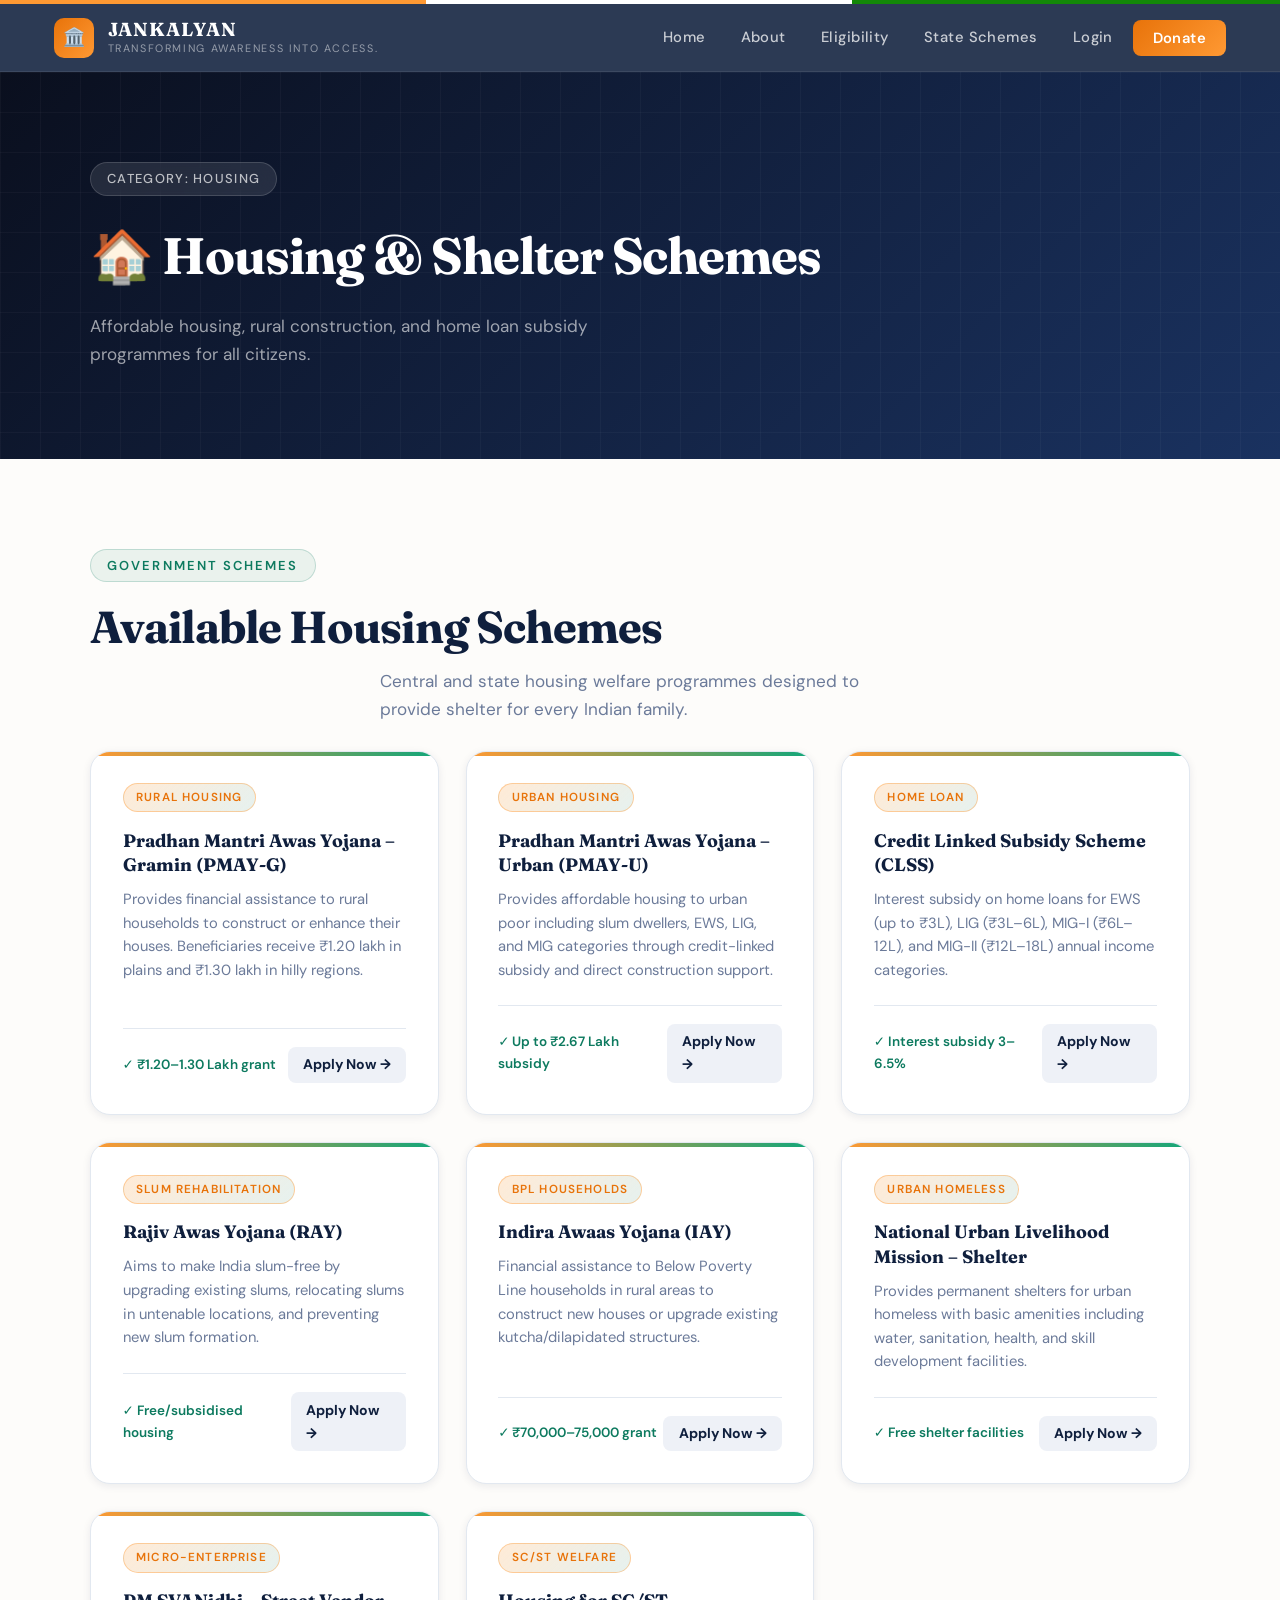
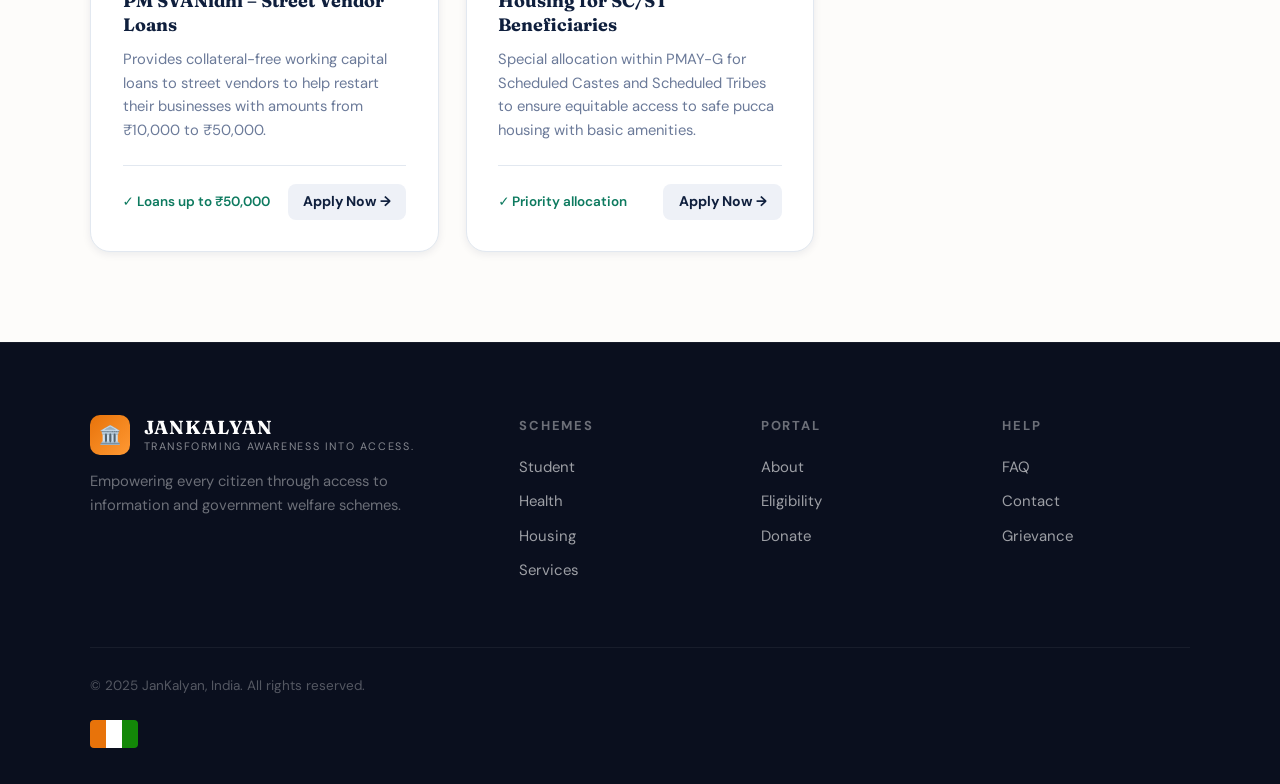
<file: housing.html>
<!DOCTYPE html>
<html lang="en">
<head>
  <meta charset="UTF-8" />
  <meta name="viewport" content="width=device-width, initial-scale=1.0" />
  <title>Housing Schemes – JanKalyan</title>
  <link rel="icon" type="image/x-icon" href="favicon.ico">
  <link rel="stylesheet" href="style.css" />
</head>
<body>
  <!-- India flag tricolor -->
  <div class="tricolor-bar"></div>
  
  <!-- Top navigation bar -->
  <nav class="navbar">
    <a href="index.html" class="nav-brand">
      <div class="nav-emblem">🏛️</div>
      <div class="nav-title">JANKALYAN<span>Transforming Awareness into Access.</span></div>
    </a>
    <!-- Hamburger menu for mobile -->
    <div class="hamburger" onclick="toggleMenu()"><span></span><span></span><span></span></div>
    <ul class="nav-links" id="navLinks">
      <li><a href="index.html">Home</a></li>
      <li><a href="about.html">About</a></li>
      <li><a href="eligibility.html">Eligibility</a></li>
      <li><a href="schemes-by-state.html">State Schemes</a></li>
      <li><a href="login.html">Login</a></li>
      <li><a href="donate.html" class="btn-nav">Donate</a></li>
    </ul>
  </nav>

  <!-- Page header section -->
  <section class="page-hero">
    <div class="page-hero-content">
      <div class="hero-badge">Category: Housing</div>
      <h1>🏠 Housing &amp; Shelter Schemes</h1>
      <p>Affordable housing, rural construction, and home loan subsidy programmes for all citizens.</p>
    </div>
  </section>

  <!-- Schemes display area -->
  <section class="schemes-section">
    <span class="section-label">Government Schemes</span>
    <h2 class="section-title">Available Housing Schemes</h2>
    <p class="section-sub">Central and state housing welfare programmes designed to provide shelter for every Indian family.</p>
    <!-- Grid where JS puts scheme cards from housing.js -->
    <div class="schemes-grid" id="schemesGrid"><p style="color:var(--mid-gray);">Loading schemes...</p></div>
  </section>

  <footer class="footer">
    <div class="footer-inner">
      <div class="footer-grid">
        <div class="footer-brand">
          <div class="nav-brand"><div class="nav-emblem">🏛️</div><div class="nav-title" style="color:white;">JANKALYAN<span>Transforming Awareness into Access.</span></div></div>
          <p>Empowering every citizen through access to information and government welfare schemes.</p>
        </div>
        <div class="footer-col"><h4>Schemes</h4><a href="student.html">Student</a><a href="health.html">Health</a><a href="housing.html">Housing</a><a href="service.html">Services</a></div>
        <div class="footer-col"><h4>Portal</h4><a href="about.html">About</a><a href="eligibility.html">Eligibility</a><a href="donate.html">Donate</a></div>
        <div class="footer-col"><h4>Help</h4><a href="#">FAQ</a><a href="#">Contact</a><a href="#">Grievance</a></div>
      </div>
      <div class="footer-bottom">
        <p>&copy; 2025 JanKalyan, India. All rights reserved.</p>
        <div class="footer-flag">
          <div class="flag-stripe" style="background:var(--saffron);border-radius:2px 0 0 2px;"></div>
          <div class="flag-stripe" style="background:var(--white);"></div>
          <div class="flag-stripe" style="background:var(--green);border-radius:0 2px 2px 0;"></div>
        </div>
      </div>
    </div>
  </footer>

  <script src="housing.js"></script>
  <script>function toggleMenu(){document.getElementById('navLinks').classList.toggle('open');}</script>

<!-- Scheme Detail Modal -->
<div id="scheme-modal">
  <div class="modal-box">
    <div class="modal-header">
      <div class="modal-tag-pill" id="modal-tag"></div>
      <h2 id="modal-title"></h2>
      <button class="modal-close" onclick="closeModal()">✕</button>
    </div>
    <div class="modal-body">
      <div class="modal-row">
        <div class="modal-info-pill">
          <div class="pill-label">Key Benefit</div>
          <div class="pill-value" id="modal-benefit"></div>
        </div>
        <div class="modal-info-pill">
          <div class="pill-label">Income Limit</div>
          <div class="pill-value" id="modal-income"></div>
        </div>
      </div>
      <div class="modal-info-pill" style="margin-bottom:1.1rem;">
        <div class="pill-label">Administered By</div>
        <div class="pill-value" id="modal-ministry"></div>
      </div>
      <hr class="modal-divider"/>
      <div class="modal-section">
        <div class="modal-section-label">Eligibility</div>
        <p id="modal-eligibility"></p>
      </div>
      <div class="modal-section">
        <div class="modal-section-label">Required Documents</div>
        <ul id="modal-docs"></ul>
      </div>
      <div class="modal-section">
        <div class="modal-section-label">How to Apply</div>
        <p id="modal-how"></p>
      </div>
      <hr class="modal-divider"/>
      <a id="modal-apply-btn" class="modal-apply-btn" href="#" target="_blank" rel="noopener">
        Apply on Official Portal →
      </a>
    </div>
  </div>
</div>
</body>
</html>
</file>
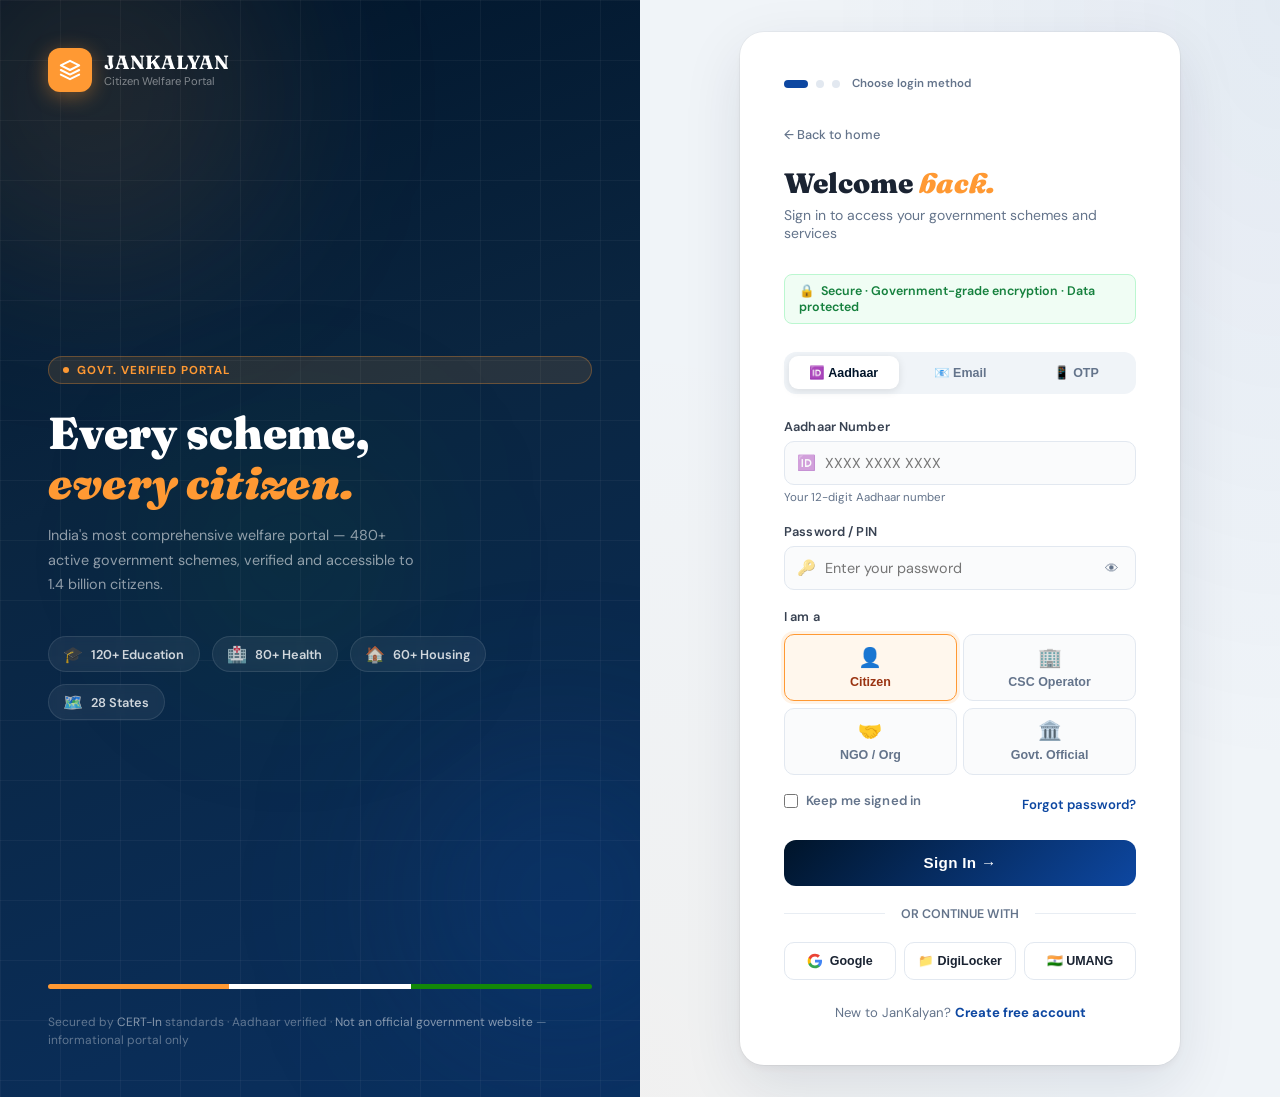
<file: login.html>
<!DOCTYPE html>
<html lang="en">
<head>
  <!-- Meta tags -->
  <meta charset="UTF-8">
  <meta name="viewport" content="width=device-width, initial-scale=1.0">
  <title>JANKALYAN — Sign In</title>
  <link rel="icon" type="image/x-icon" href="favicon.ico">
  <link rel="preconnect" href="https://fonts.googleapis.com">
  <link href="https://fonts.googleapis.com/css2?family=Fraunces:ital,wght@0,700;0,900;1,400&family=DM+Sans:wght@300;400;500;600;700&display=swap" rel="stylesheet">
  <style>
    *, *::before, *::after { box-sizing: border-box; margin: 0; padding: 0; }

    :root {
      --navy: #001429;
      --navy2: #0a2540;
      --blue: #0d47a1;
      --saffron: #FF9933;
      --saffron2: #e8851c;
      --green: #138808;
      --white: #ffffff;
      --gray: #f0f4f8;
      --text: #1a2332;
      --muted: #64748b;
    }

    body {
      font-family: 'DM Sans', sans-serif;
      background: var(--navy);
      min-height: 100vh;
      display: flex;
      overflow: auto;
    }

    /* ─── LEFT PANEL ─────────────────────────────────── */
    .left-panel {
      width: 50%;
      min-height: 100vh;
      background: linear-gradient(160deg, var(--navy) 0%, var(--navy2) 40%, #0a3060 100%);
      position: relative;
      display: flex;
      flex-direction: column;
      justify-content: space-between;
      padding: 3rem;
      overflow: hidden;
      flex-shrink: 0;
    }

    /* Animated grid */
    .grid-bg {
      position: absolute; inset: 0;
      background-image:
        linear-gradient(rgba(255,255,255,0.04) 1px, transparent 1px),
        linear-gradient(90deg, rgba(255,255,255,0.04) 1px, transparent 1px);
      background-size: 60px 60px;
      animation: gridPan 20s linear infinite;
    }
    @keyframes gridPan {
      from { background-position: 0 0; }
      to { background-position: 60px 60px; }
    }

    /* Floating glows */
    .glow {
      position: absolute;
      border-radius: 50%;
      filter: blur(90px);
      pointer-events: none;
    }
    .glow-1 {
      width: 350px; height: 350px;
      background: rgba(255, 153, 51, 0.12);
      top: -80px; left: -80px;
      animation: floatA 15s ease-in-out infinite;
    }
    .glow-2 {
      width: 280px; height: 280px;
      background: rgba(13, 71, 161, 0.25);
      bottom: 60px; right: -60px;
      animation: floatB 18s ease-in-out infinite;
    }
    .glow-3 {
      width: 200px; height: 200px;
      background: rgba(19, 136, 8, 0.12);
      bottom: 40%; left: 30%;
      animation: floatC 12s ease-in-out infinite;
    }
    @keyframes floatA {
      0%,100% { transform: translate(0,0); }
      50% { transform: translate(40px, 50px); }
    }
    @keyframes floatB {
      0%,100% { transform: translate(0,0); }
      50% { transform: translate(-30px, -40px); }
    }
    @keyframes floatC {
      0%,100% { transform: translate(0,0); }
      33% { transform: translate(20px, -20px); }
      66% { transform: translate(-15px, 25px); }
    }

    .left-top { position: relative; z-index: 2; }
    .left-mid { position: relative; z-index: 2; flex: 1; display: flex; flex-direction: column; justify-content: center; }
    .left-bot { position: relative; z-index: 2; }

    /* Brand mark */
    .brand {
      display: flex; align-items: center; gap: 0.75rem;
    }
    .brand-icon {
      width: 44px; height: 44px;
      background: var(--saffron);
      border-radius: 12px;
      display: grid; place-items: center;
      box-shadow: 0 4px 20px rgba(255,153,51,0.4);
    }
    .brand-name {
      font-family: 'Fraunces', serif;
      color: white; font-size: 1.2rem; font-weight: 700;
      line-height: 1.1;
    }
    .brand-sub { color: rgba(255,255,255,0.45); font-size: 0.7rem; font-weight: 400; }

    /* Hero text */
    .hero-tag {
      display: inline-flex; align-items: center; gap: 0.5rem;
      background: rgba(255,153,51,0.12);
      border: 1px solid rgba(255,153,51,0.3);
      color: var(--saffron);
      font-size: 0.72rem; font-weight: 700;
      padding: 0.35rem 0.9rem; border-radius: 100px;
      margin-bottom: 1.5rem; letter-spacing: 0.08em;
      text-transform: uppercase;
    }
    .hero-tag::before {
      content: ''; width: 6px; height: 6px;
      background: var(--saffron); border-radius: 50%;
      animation: pulse 2s ease-in-out infinite;
    }
    @keyframes pulse {
      0%,100% { opacity: 1; transform: scale(1); }
      50% { opacity: 0.5; transform: scale(0.7); }
    }

    .left-title {
      font-family: 'Fraunces', serif;
      font-size: clamp(2rem, 3.5vw, 3rem);
      color: white; font-weight: 900;
      line-height: 1.1; margin-bottom: 1rem;
    }
    .left-title em { color: var(--saffron); font-style: italic; }

    .left-desc {
      color: rgba(255,255,255,0.55);
      font-size: 0.9rem; line-height: 1.7;
      max-width: 380px; margin-bottom: 2.5rem;
    }

    /* Stat pills */
    .stat-pills {
      display: flex; gap: 0.75rem; flex-wrap: wrap;
    }
    .stat-pill {
      display: flex; align-items: center; gap: 0.5rem;
      background: rgba(255,255,255,0.06);
      border: 1px solid rgba(255,255,255,0.1);
      border-radius: 100px;
      padding: 0.4rem 0.9rem;
      color: rgba(255,255,255,0.8);
      font-size: 0.8rem; font-weight: 600;
      backdrop-filter: blur(4px);
    }
    .stat-pill-icon { font-size: 1rem; }

    /* Tricolor strip at bottom */
    .tricolor-strip {
      display: flex; height: 5px; border-radius: 3px; overflow: hidden;
      margin-bottom: 1.5rem;
    }
    .tc-seg { flex: 1; }

    .trust-text {
      color: rgba(255,255,255,0.35);
      font-size: 0.75rem; line-height: 1.5;
    }
    .trust-text span { color: rgba(255,255,255,0.5); }

    /* ─── RIGHT PANEL ────────────────────────────────── */
    .right-panel {
      flex: 1;
      background: var(--gray);
      display: flex; align-items: center; justify-content: center;
      padding: 2rem;
      position: relative;
      overflow-y: auto;
      min-height: 100vh;
    }

    /* Subtle right bg */
    .right-panel::before {
      content: '';
      position: absolute; inset: 0;
      background:
        radial-gradient(ellipse at 100% 0%, rgba(13,71,161,0.06) 0%, transparent 50%),
        radial-gradient(ellipse at 0% 100%, rgba(255,153,51,0.04) 0%, transparent 50%);
    }

    .form-card {
      width: 100%; max-width: 440px;
      background: white;
      border-radius: 24px;
      padding: 2.75rem;
      box-shadow:
        0 4px 6px rgba(0,0,0,0.04),
        0 20px 60px rgba(0,31,63,0.10),
        0 0 0 1px rgba(0,0,0,0.04);
      position: relative; z-index: 1;
      animation: cardIn 0.5s cubic-bezier(0.34,1.56,0.64,1) forwards;
      margin: auto 0;
    }
    @keyframes cardIn {
      from { opacity: 0; transform: translateY(24px) scale(0.98); }
      to { opacity: 1; transform: translateY(0) scale(1); }
    }

    /* Card header */
    .form-header { margin-bottom: 2rem; }
    .form-header-back {
      display: inline-flex; align-items: center; gap: 0.4rem;
      color: var(--muted); font-size: 0.8rem; font-weight: 500;
      text-decoration: none; margin-bottom: 1.5rem;
      transition: color 0.2s;
    }
    .form-header-back:hover { color: var(--blue); }

    .form-h1 {
      font-family: 'Fraunces', serif;
      font-size: 1.75rem; color: var(--text); font-weight: 900;
      line-height: 1.15; margin-bottom: 0.4rem;
    }
    .form-h1 em { color: var(--saffron); font-style: italic; }
    .form-sub { color: var(--muted); font-size: 0.875rem; }

    /* Secure badge */
    .secure-badge {
      display: flex; align-items: center; gap: 0.5rem;
      background: #f0fdf4; border: 1px solid #bbf7d0;
      border-radius: 8px; padding: 0.5rem 0.9rem;
      margin-bottom: 1.75rem;
      font-size: 0.78rem; color: #15803d; font-weight: 600;
    }

    /* Auth method tabs */
    .method-tabs {
      display: grid; grid-template-columns: repeat(3, 1fr);
      gap: 0.4rem; margin-bottom: 1.5rem;
      background: #f0f4f8; border-radius: 12px; padding: 0.3rem;
    }
    .method-tab {
      padding: 0.55rem 0.25rem;
      border: none; background: transparent;
      border-radius: 9px; cursor: pointer;
      font-size: 0.78rem; font-weight: 600;
      color: var(--muted); transition: all 0.2s;
      display: flex; align-items: center; justify-content: center; gap: 0.3rem;
    }
    .method-tab.active {
      background: white; color: var(--navy);
      box-shadow: 0 2px 8px rgba(0,0,0,0.1);
    }

    /* Form groups */
    .form-group { margin-bottom: 1.1rem; }
    label {
      display: block; font-size: 0.8rem; font-weight: 600;
      color: #374151; margin-bottom: 0.4rem; letter-spacing: 0.01em;
    }
    .input-wrap { position: relative; }
    .input-icon {
      position: absolute; left: 13px; top: 50%; transform: translateY(-50%);
      font-size: 0.95rem; pointer-events: none; opacity: 0.5;
    }
    input[type="text"], input[type="email"], input[type="password"], select {
      width: 100%;
      padding: 0.75rem 0.875rem 0.75rem 2.5rem;
      border: 1.5px solid #e2e8f0;
      border-radius: 10px;
      font-size: 0.9rem; font-family: 'DM Sans', sans-serif;
      color: var(--text); background: #fafbfc;
      transition: all 0.2s; outline: none;
    }
    input:focus, select:focus {
      border-color: var(--blue);
      background: white;
      box-shadow: 0 0 0 3px rgba(13,71,161,0.08);
    }
    input.error { border-color: #ef4444; }
    input.valid { border-color: #22c55e; }

    .pwd-toggle {
      position: absolute; right: 13px; top: 50%; transform: translateY(-50%);
      background: none; border: none; cursor: pointer;
      font-size: 0.85rem; color: var(--muted);
      padding: 4px; border-radius: 4px; transition: color 0.2s;
    }
    .pwd-toggle:hover { color: var(--navy); }

    .field-hint {
      font-size: 0.72rem; color: var(--muted);
      margin-top: 0.3rem;
    }
    .field-error {
      font-size: 0.72rem; color: #ef4444;
      margin-top: 0.3rem; display: none;
    }

    /* User type selector — styled cards */
    .user-type-grid {
      display: grid; grid-template-columns: 1fr 1fr;
      gap: 0.4rem; margin-bottom: 1.1rem;
    }
    .user-type-btn {
      padding: 0.65rem 0.5rem;
      border: 1.5px solid #e2e8f0; border-radius: 10px;
      background: #fafbfc; cursor: pointer;
      font-size: 0.78rem; font-weight: 600; color: var(--muted);
      text-align: center; transition: all 0.2s; line-height: 1.3;
    }
    .user-type-btn .ut-icon { font-size: 1.2rem; display: block; margin-bottom: 0.2rem; }
    .user-type-btn:hover { border-color: var(--blue); color: var(--blue); background: #eff6ff; }
    .user-type-btn.selected {
      border-color: var(--saffron); background: #fff7ed; color: #9a3412;
      box-shadow: 0 0 0 3px rgba(255,153,51,0.12);
    }

    /* Row layout */
    .row { display: flex; gap: 0.75rem; }
    .row .form-group { flex: 1; }

    /* Checkbox row */
    .check-row {
      display: flex; align-items: center; justify-content: space-between;
      margin-bottom: 1.5rem; margin-top: 0.25rem;
    }
    .check-label {
      display: flex; align-items: center; gap: 0.5rem;
      font-size: 0.82rem; color: var(--muted); cursor: pointer;
    }
    .check-label input[type="checkbox"] { accent-color: var(--blue); width: 14px; height: 14px; }
    .forgot-link {
      font-size: 0.82rem; color: var(--blue); font-weight: 600;
      text-decoration: none;
    }
    .forgot-link:hover { text-decoration: underline; }

    /* Submit button */
    .submit-btn {
      width: 100%;
      padding: 0.9rem;
      background: linear-gradient(135deg, var(--navy), var(--blue));
      color: white; border: none; border-radius: 12px;
      font-size: 0.95rem; font-weight: 700;
      cursor: pointer; transition: all 0.2s;
      position: relative; overflow: hidden;
      letter-spacing: 0.02em;
    }
    .submit-btn::after {
      content: '';
      position: absolute; inset: 0;
      background: linear-gradient(135deg, rgba(255,255,255,0.1), transparent);
      opacity: 0; transition: opacity 0.2s;
    }
    .submit-btn:hover { transform: translateY(-1px); box-shadow: 0 8px 24px rgba(13,71,161,0.35); }
    .submit-btn:hover::after { opacity: 1; }
    .submit-btn:active { transform: translateY(0); }
    .submit-btn.loading { pointer-events: none; opacity: 0.8; }

    /* Loading spinner */
    .btn-spinner {
      display: none;
      width: 18px; height: 18px;
      border: 2px solid rgba(255,255,255,0.3);
      border-top-color: white;
      border-radius: 50%;
      animation: spin 0.6s linear infinite;
      margin: 0 auto;
    }
    .btn-text { transition: opacity 0.2s; }
    .submit-btn.loading .btn-text { opacity: 0; position: absolute; }
    .submit-btn.loading .btn-spinner { display: block; }
    @keyframes spin { to { transform: rotate(360deg); } }

    /* Divider */
    .divider {
      display: flex; align-items: center; gap: 1rem;
      margin: 1.25rem 0;
    }
    .divider::before, .divider::after {
      content: ''; flex: 1; height: 1px; background: #e8edf3;
    }
    .divider span { font-size: 0.78rem; color: var(--muted); font-weight: 600; white-space: nowrap; }

    /* Social login */
    .social-row { display: flex; gap: 0.5rem; margin-bottom: 1.5rem; }
    .social-btn {
      flex: 1; padding: 0.65rem 0.5rem;
      border: 1.5px solid #e2e8f0; border-radius: 10px;
      background: white; cursor: pointer;
      font-size: 0.78rem; font-weight: 600; color: var(--text);
      display: flex; align-items: center; justify-content: center; gap: 0.4rem;
      transition: all 0.2s;
    }
    .social-btn:hover { border-color: var(--navy); background: #f8fafc; }

    /* OTP flow */
    .otp-row { display: flex; gap: 0.5rem; }
    .otp-row input {
      flex: 1; text-align: center; font-size: 1.2rem; font-weight: 700;
      padding: 0.75rem 0.25rem;
      letter-spacing: 0.1em;
    }
    .otp-send-btn {
      padding: 0.75rem 1rem; border: 1.5px solid var(--blue);
      background: transparent; border-radius: 10px; color: var(--blue);
      font-size: 0.8rem; font-weight: 600; cursor: pointer; white-space: nowrap;
      transition: all 0.2s;
    }
    .otp-send-btn:hover { background: var(--blue); color: white; }

    /* Footer / signup link */
    .form-footer {
      text-align: center;
      font-size: 0.82rem; color: var(--muted);
    }
    .form-footer a { color: var(--blue); font-weight: 700; text-decoration: none; }
    .form-footer a:hover { text-decoration: underline; }

    /* Step indicator */
    .step-indicator {
      display: flex; align-items: center; gap: 0.5rem;
      margin-bottom: 2rem;
    }
    .step-dot {
      width: 8px; height: 8px; border-radius: 50%;
      background: #e2e8f0; transition: all 0.3s;
    }
    .step-dot.active { background: var(--blue); width: 24px; border-radius: 4px; }
    .step-dot.done { background: #22c55e; }
    .step-label { font-size: 0.72rem; color: var(--muted); margin-left: 0.25rem; font-weight: 600; }

    /* Success state */
    .success-card {
      text-align: center; padding: 1rem;
      display: none;
    }
    .success-icon {
      width: 72px; height: 72px;
      background: #f0fdf4; border-radius: 50%;
      display: flex; align-items: center; justify-content: center;
      margin: 0 auto 1.25rem;
      font-size: 2rem;
      animation: popIn 0.4s cubic-bezier(0.34,1.56,0.64,1);
    }
    @keyframes popIn {
      from { transform: scale(0); }
      to { transform: scale(1); }
    }
    .success-card h2 {
      font-family: 'Fraunces', serif;
      font-size: 1.5rem; color: var(--text); margin-bottom: 0.5rem;
    }
    .success-card p { color: var(--muted); font-size: 0.875rem; line-height: 1.6; }

    /* Error flash */
    .error-flash {
      background: #fef2f2; border: 1px solid #fecaca;
      border-radius: 10px; padding: 0.75rem 1rem;
      font-size: 0.82rem; color: #dc2626; font-weight: 500;
      margin-bottom: 1.25rem; display: none;
      animation: shake 0.4s ease;
    }
    @keyframes shake {
      0%,100% { transform: translateX(0); }
      25% { transform: translateX(-8px); }
      75% { transform: translateX(8px); }
    }

    /* ─── RESPONSIVE ─────────────────────────────────── */
    @media (max-width: 1024px) {
      body { flex-direction: column; overflow: auto; }
      .left-panel { width: 100%; min-height: auto; padding: 2rem; }
      .left-title { font-size: 1.8rem; }
      .left-desc { max-width: 100%; display: block; }
      .right-panel { padding: 2rem 1rem; min-height: auto; }
      .form-card { padding: 2rem 1.5rem; margin: 0; }
    }

    @media (max-width: 768px) {
      .left-panel { padding: 1.5rem; }
      .left-top { margin-bottom: 1.5rem; }
      .left-mid { justify-content: flex-start; margin: 1rem 0; }
      .left-bot { margin-top: 1.5rem; }
      .left-title { font-size: 1.5rem; }
      .left-desc { font-size: 0.85rem; }
      .stat-pills { gap: 0.5rem; }
      .stat-pill { padding: 0.3rem 0.7rem; font-size: 0.75rem; }
      .right-panel { padding: 1.5rem 1rem; }
      .form-card { padding: 1.5rem; max-width: 100%; }
      .form-h1 { font-size: 1.5rem; }
      .method-tabs { grid-template-columns: 1fr; }
    }
  </style>
</head>
<body>

<!-- LEFT PANEL -->
<div class="left-panel">
  <div class="grid-bg"></div>
  <div class="glow glow-1"></div>
  <div class="glow glow-2"></div>
  <div class="glow glow-3"></div>

  <div class="left-top">
    <div class="brand">
      <div class="brand-icon">
        <svg width="22" height="22" viewBox="0 0 24 24" fill="none">
          <path d="M12 2L2 7l10 5 10-5-10-5zM2 17l10 5 10-5M2 12l10 5 10-5" stroke="white" stroke-width="2.2" stroke-linecap="round" stroke-linejoin="round"/>
        </svg>
      </div>
      <div>
        <div class="brand-name">JANKALYAN</div>
        <div class="brand-sub">Citizen Welfare Portal</div>
      </div>
    </div>
  </div>

  <div class="left-mid">
    <div class="hero-tag">Govt. Verified Portal</div>
    <h1 class="left-title">
      Every scheme,<br>
      <em>every citizen.</em>
    </h1>
    <p class="left-desc">
      India's most comprehensive welfare portal — 480+ active government schemes, verified and accessible to 1.4 billion citizens.
    </p>
    <div class="stat-pills">
      <div class="stat-pill"><span class="stat-pill-icon">🎓</span> 120+ Education</div>
      <div class="stat-pill"><span class="stat-pill-icon">🏥</span> 80+ Health</div>
      <div class="stat-pill"><span class="stat-pill-icon">🏠</span> 60+ Housing</div>
      <div class="stat-pill"><span class="stat-pill-icon">🗺️</span> 28 States</div>
    </div>
  </div>

  <div class="left-bot">
    <div class="tricolor-strip">
      <div class="tc-seg" style="background:#FF9933;"></div>
      <div class="tc-seg" style="background:#ffffff;"></div>
      <div class="tc-seg" style="background:#138808;"></div>
    </div>
    <p class="trust-text">
      Secured by <span>CERT-In</span> standards · Aadhaar verified ·
      <span>Not an official government website</span> — informational portal only
    </p>
  </div>
</div>

<!-- RIGHT PANEL -->
<div class="right-panel">
  <div class="form-card">

    <!-- Step indicator -->
    <div class="step-indicator">
      <div class="step-dot active" id="step1"></div>
      <div class="step-dot" id="step2"></div>
      <div class="step-dot" id="step3"></div>
      <span class="step-label" id="stepLabel">Choose login method</span>
    </div>

    <div class="form-header">
      <a href="index.html" class="form-header-back">← Back to home</a>
      <h1 class="form-h1">Welcome <em>back.</em></h1>
      <p class="form-sub">Sign in to access your government schemes and services</p>
    </div>

    <div class="secure-badge">
      🔒 &nbsp;Secure · Government-grade encryption · Data protected
    </div>

    <div id="errorFlash" class="error-flash"></div>

    <!-- Login method tabs -->
    <div class="method-tabs">
      <button class="method-tab active" onclick="switchMethod('aadhaar', this)" id="tab-aadhaar">
        🆔 Aadhaar
      </button>
      <button class="method-tab" onclick="switchMethod('email', this)" id="tab-email">
        📧 Email
      </button>
      <button class="method-tab" onclick="switchMethod('otp', this)" id="tab-otp">
        📱 OTP
      </button>
    </div>

    <form id="loginForm" novalidate>

      <!-- AADHAAR METHOD -->
      <div id="method-aadhaar" class="method-section">
        <div class="form-group">
          <label for="aadhaarInput">Aadhaar Number</label>
          <div class="input-wrap">
            <span class="input-icon">🆔</span>
            <input type="text" id="aadhaarInput" placeholder="XXXX XXXX XXXX" maxlength="14" autocomplete="off">
          </div>
          <div class="field-hint">Your 12-digit Aadhaar number</div>
          <div class="field-error" id="aadhaar-err">Please enter a valid 12-digit Aadhaar number</div>
        </div>
        <div class="form-group">
          <label for="pwdAadhaar">Password / PIN</label>
          <div class="input-wrap">
            <span class="input-icon">🔑</span>
            <input type="password" id="pwdAadhaar" placeholder="Enter your password">
            <button type="button" class="pwd-toggle" onclick="togglePwd('pwdAadhaar', this)">👁</button>
          </div>
        </div>
      </div>

      <!-- EMAIL METHOD -->
      <div id="method-email" class="method-section" style="display:none">
        <div class="form-group">
          <label for="emailInput">Email Address</label>
          <div class="input-wrap">
            <span class="input-icon">📧</span>
            <input type="email" id="emailInput" placeholder="your@email.com">
          </div>
          <div class="field-error" id="email-err">Please enter a valid email address</div>
        </div>
        <div class="form-group">
          <label for="pwdEmail">Password</label>
          <div class="input-wrap">
            <span class="input-icon">🔑</span>
            <input type="password" id="pwdEmail" placeholder="Enter your password">
            <button type="button" class="pwd-toggle" onclick="togglePwd('pwdEmail', this)">👁</button>
          </div>
        </div>
      </div>

      <!-- OTP METHOD -->
      <div id="method-otp" class="method-section" style="display:none">
        <div class="form-group">
          <label for="phoneInput">Mobile Number</label>
          <div class="input-wrap" style="display:flex; gap:0.5rem; align-items:center;">
            <span class="input-icon" style="position:static; padding: 0 0.5rem; opacity:0.7; font-size:0.85rem;">+91</span>
            <input type="tel" id="phoneInput" placeholder="9XXXXXXXXX" maxlength="10" inputmode="numeric" pattern="[0-9]{10}" oninput="this.value = this.value.replace(/[^0-9]/g, '')" style="padding-left:0.75rem; border-radius:10px;">
            <button type="button" class="otp-send-btn" onclick="sendOTP()">Send OTP</button>
          </div>
          <div class="field-hint">10-digit mobile number starting with 6, 7, 8, or 9</div>
          <div class="field-error" id="phone-err">Please enter a valid 10-digit mobile number starting with 6, 7, 8, or 9</div>
        </div>
        <div class="form-group" id="otpGroup" style="display:none">
          <label>Enter 6-digit OTP</label>
          <div class="otp-row">
            <input type="text" class="otp-digit" maxlength="1" oninput="otpNext(this, 0)">
            <input type="text" class="otp-digit" maxlength="1" oninput="otpNext(this, 1)">
            <input type="text" class="otp-digit" maxlength="1" oninput="otpNext(this, 2)">
            <input type="text" class="otp-digit" maxlength="1" oninput="otpNext(this, 3)">
            <input type="text" class="otp-digit" maxlength="1" oninput="otpNext(this, 4)">
            <input type="text" class="otp-digit" maxlength="1" oninput="otpNext(this, 5)">
          </div>
          <div class="field-hint">OTP valid for 10 minutes · <a href="#" style="color:var(--blue)" onclick="sendOTP(); return false;">Resend</a></div>
        </div>
      </div>

      <!-- USER TYPE -->
      <div style="margin-bottom: 1.1rem;">
        <label style="margin-bottom: 0.6rem;">I am a</label>
        <div class="user-type-grid">
          <button type="button" class="user-type-btn selected" data-type="citizen" onclick="selectType(this)">
            <span class="ut-icon">👤</span>Citizen
          </button>
          <button type="button" class="user-type-btn" data-type="csc" onclick="selectType(this)">
            <span class="ut-icon">🏢</span>CSC Operator
          </button>
          <button type="button" class="user-type-btn" data-type="ngo" onclick="selectType(this)">
            <span class="ut-icon">🤝</span>NGO / Org
          </button>
          <button type="button" class="user-type-btn" data-type="government" onclick="selectType(this)">
            <span class="ut-icon">🏛️</span>Govt. Official
          </button>
        </div>
      </div>

      <!-- Remember + Forgot -->
      <div class="check-row">
        <label class="check-label">
          <input type="checkbox" id="remember"> Keep me signed in
        </label>
        <a href="#" class="forgot-link" onclick="showForgot(); return false;">Forgot password?</a>
      </div>

      <!-- Submit -->
      <button type="submit" class="submit-btn" id="submitBtn">
        <span class="btn-text">Sign In →</span>
        <div class="btn-spinner"></div>
      </button>

      <div class="divider"><span>OR CONTINUE WITH</span></div>

      <div class="social-row">
        <button type="button" class="social-btn" onclick="socialLogin('google')">
          <svg width="16" height="16" viewBox="0 0 24 24"><path fill="#4285F4" d="M22.56 12.25c0-.78-.07-1.53-.2-2.25H12v4.26h5.92c-.26 1.37-1.04 2.53-2.21 3.31v2.77h3.57c2.08-1.92 3.28-4.74 3.28-8.09z"/><path fill="#34A853" d="M12 23c2.97 0 5.46-.98 7.28-2.66l-3.57-2.77c-.98.66-2.23 1.06-3.71 1.06-2.86 0-5.29-1.93-6.16-4.53H2.18v2.84C3.99 20.53 7.7 23 12 23z"/><path fill="#FBBC05" d="M5.84 14.09c-.22-.66-.35-1.36-.35-2.09s.13-1.43.35-2.09V7.07H2.18C1.43 8.55 1 10.22 1 12s.43 3.45 1.18 4.93l2.85-2.22.81-.62z"/><path fill="#EA4335" d="M12 5.38c1.62 0 3.06.56 4.21 1.64l3.15-3.15C17.45 2.09 14.97 1 12 1 7.7 1 3.99 3.47 2.18 7.07l3.66 2.84c.87-2.6 3.3-4.53 6.16-4.53z"/></svg>
          Google
        </button>
        <button type="button" class="social-btn" onclick="socialLogin('digilocker')">
          📁 DigiLocker
        </button>
        <button type="button" class="social-btn" onclick="socialLogin('umang')">
          🇮🇳 UMANG
        </button>
      </div>

    </form>

    <!-- Success state (hidden by default) -->
    <div class="success-card" id="successCard">
      <div class="success-icon">✅</div>
      <h2>Welcome back!</h2>
      <p>You've been successfully signed in. Redirecting to your dashboard...</p>
    </div>

    <div class="form-footer">
      New to JanKalyan? <a href="signup.html">Create free account</a>
    </div>

  </div>
</div>

<script>
let activeMethod = 'aadhaar';
let selectedType = 'citizen';

// ── Method switching ────────────────────────────────────────────────────────
function switchMethod(method, btn) {
  activeMethod = method;
  document.querySelectorAll('.method-section').forEach(s => s.style.display = 'none');
  document.querySelectorAll('.method-tab').forEach(b => b.classList.remove('active'));
  document.getElementById('method-' + method).style.display = 'block';
  btn.classList.add('active');

  // Update step
  updateStep(1, 'Choose login method');
}

// ── User type selection ─────────────────────────────────────────────────────
function selectType(btn) {
  document.querySelectorAll('.user-type-btn').forEach(b => b.classList.remove('selected'));
  btn.classList.add('selected');
  selectedType = btn.dataset.type;
}

// ── Password visibility ─────────────────────────────────────────────────────
function togglePwd(id, btn) {
  const input = document.getElementById(id);
  if (input.type === 'password') {
    input.type = 'text';
    btn.textContent = '🙈';
  } else {
    input.type = 'password';
    btn.textContent = '👁';
  }
}

// ── OTP flow ────────────────────────────────────────────────────────────────
function sendOTP() {
  const phone = document.getElementById('phoneInput').value.trim();
  
  // Check length
  if (phone.length !== 10) {
    showError('Mobile number must be exactly 10 digits');
    return;
  }
  
  // Check if all digits
  if (!/^\d{10}$/.test(phone)) {
    showError('Mobile number must contain only digits');
    return;
  }
  
  // Check if first digit is 6, 7, 8, or 9
  const firstDigit = parseInt(phone[0]);
  if (firstDigit < 6 || firstDigit > 9) {
    showError('Mobile number must start with 6, 7, 8, or 9');
    return;
  }
  
  hideError();
  document.getElementById('otpGroup').style.display = 'block';
  document.querySelectorAll('.otp-digit')[0].focus();
  updateStep(2, 'Enter OTP sent to +91-' + phone.slice(-4).padStart(10, '•'));
}

function otpNext(input, index) {
  const digits = document.querySelectorAll('.otp-digit');
  if (input.value && index < 5) {
    digits[index + 1].focus();
  }
  // Auto-submit when all filled
  const allFilled = Array.from(digits).every(d => d.value.length === 1);
  if (allFilled) {
    updateStep(3, 'Verifying OTP...');
  }
}

// ── Form submission ─────────────────────────────────────────────────────────
document.getElementById('loginForm').addEventListener('submit', function(e) {
  e.preventDefault();
  if (!validate()) return;

  const btn = document.getElementById('submitBtn');
  btn.classList.add('loading');
  updateStep(3, 'Authenticating...');
  hideError();

  setTimeout(() => {
    btn.classList.remove('loading');
    // Save to localStorage
    const userData = {
      userType: selectedType,
      loginMethod: activeMethod,
      loginTime: new Date().toISOString(),
      isLoggedIn: true
    };
    localStorage.setItem('jankalyanUser', JSON.stringify(userData));

    // Show success
    document.getElementById('loginForm').style.display = 'none';
    document.querySelector('.step-indicator').style.display = 'none';
    document.querySelector('.form-header').style.display = 'none';
    document.querySelector('.secure-badge').style.display = 'none';
    const success = document.getElementById('successCard');
    success.style.display = 'block';

    setTimeout(() => window.location.href = 'index.html', 2000);
  }, 1600);
});

function validate() {
  hideError();
  if (activeMethod === 'aadhaar') {
    const val = document.getElementById('aadhaarInput').value.replace(/\s/g, '');
    if (val.length !== 12 || !/^\d{12}$/.test(val)) {
      showError('Please enter a valid 12-digit Aadhaar number');
      return false;
    }
    if (!document.getElementById('pwdAadhaar').value) {
      showError('Please enter your password or PIN');
      return false;
    }
  }
  if (activeMethod === 'email') {
    const email = document.getElementById('emailInput').value;
    if (!email || !/^[^\s@]+@[^\s@]+\.[^\s@]+$/.test(email)) {
      showError('Please enter a valid email address');
      return false;
    }
    if (!document.getElementById('pwdEmail').value) {
      showError('Please enter your password');
      return false;
    }
  }
  if (activeMethod === 'otp') {
    const digits = Array.from(document.querySelectorAll('.otp-digit'));
    if (digits.some(d => !d.value)) {
      showError('Please enter the complete 6-digit OTP');
      return false;
    }
  }
  return true;
}

// ── Social login ────────────────────────────────────────────────────────────
function socialLogin(provider) {
  const map = { google: 'Google', digilocker: 'DigiLocker', umang: 'UMANG App' };
  showError(`Redirecting to ${map[provider]}... (demo mode)`);
  setTimeout(hideError, 3000);
}

// ── Forgot password ─────────────────────────────────────────────────────────
function showForgot() {
  showError('A password reset link will be sent to your registered email or mobile number.', '#0d47a1', '#eff6ff', '#bfdbfe');
}

// ── Step indicator ──────────────────────────────────────────────────────────
function updateStep(n, label) {
  document.querySelectorAll('.step-dot').forEach((d, i) => {
    d.classList.remove('active', 'done');
    if (i < n - 1) d.classList.add('done');
    if (i === n - 1) d.classList.add('active');
  });
  document.getElementById('stepLabel').textContent = label;
}

// ── Error helpers ───────────────────────────────────────────────────────────
function showError(msg, color, bg, border) {
  const el = document.getElementById('errorFlash');
  el.textContent = '⚠️ ' + msg;
  el.style.display = 'block';
  if (color) el.style.color = color;
  if (bg) el.style.background = bg;
  if (border) el.style.borderColor = border;
}
function hideError() {
  const el = document.getElementById('errorFlash');
  el.style.display = 'none';
  el.style.color = '';
  el.style.background = '';
  el.style.borderColor = '';
}

// ── Aadhaar auto-format ─────────────────────────────────────────────────────
document.getElementById('aadhaarInput').addEventListener('input', function(e) {
  let val = e.target.value.replace(/\D/g, '').slice(0, 12);
  e.target.value = val.replace(/(.{4})(?=.)/g, '$1 ').trim();
});

// ── Check if already logged in ─────────────────────────────────────────────
(function() {
  const user = localStorage.getItem('jankalyanUser');
  if (user) {
    const u = JSON.parse(user);
    if (u.isLoggedIn) {
      // Already logged in, optionally redirect
    }
  }
})();
</script>
</body>
</html>
</file>
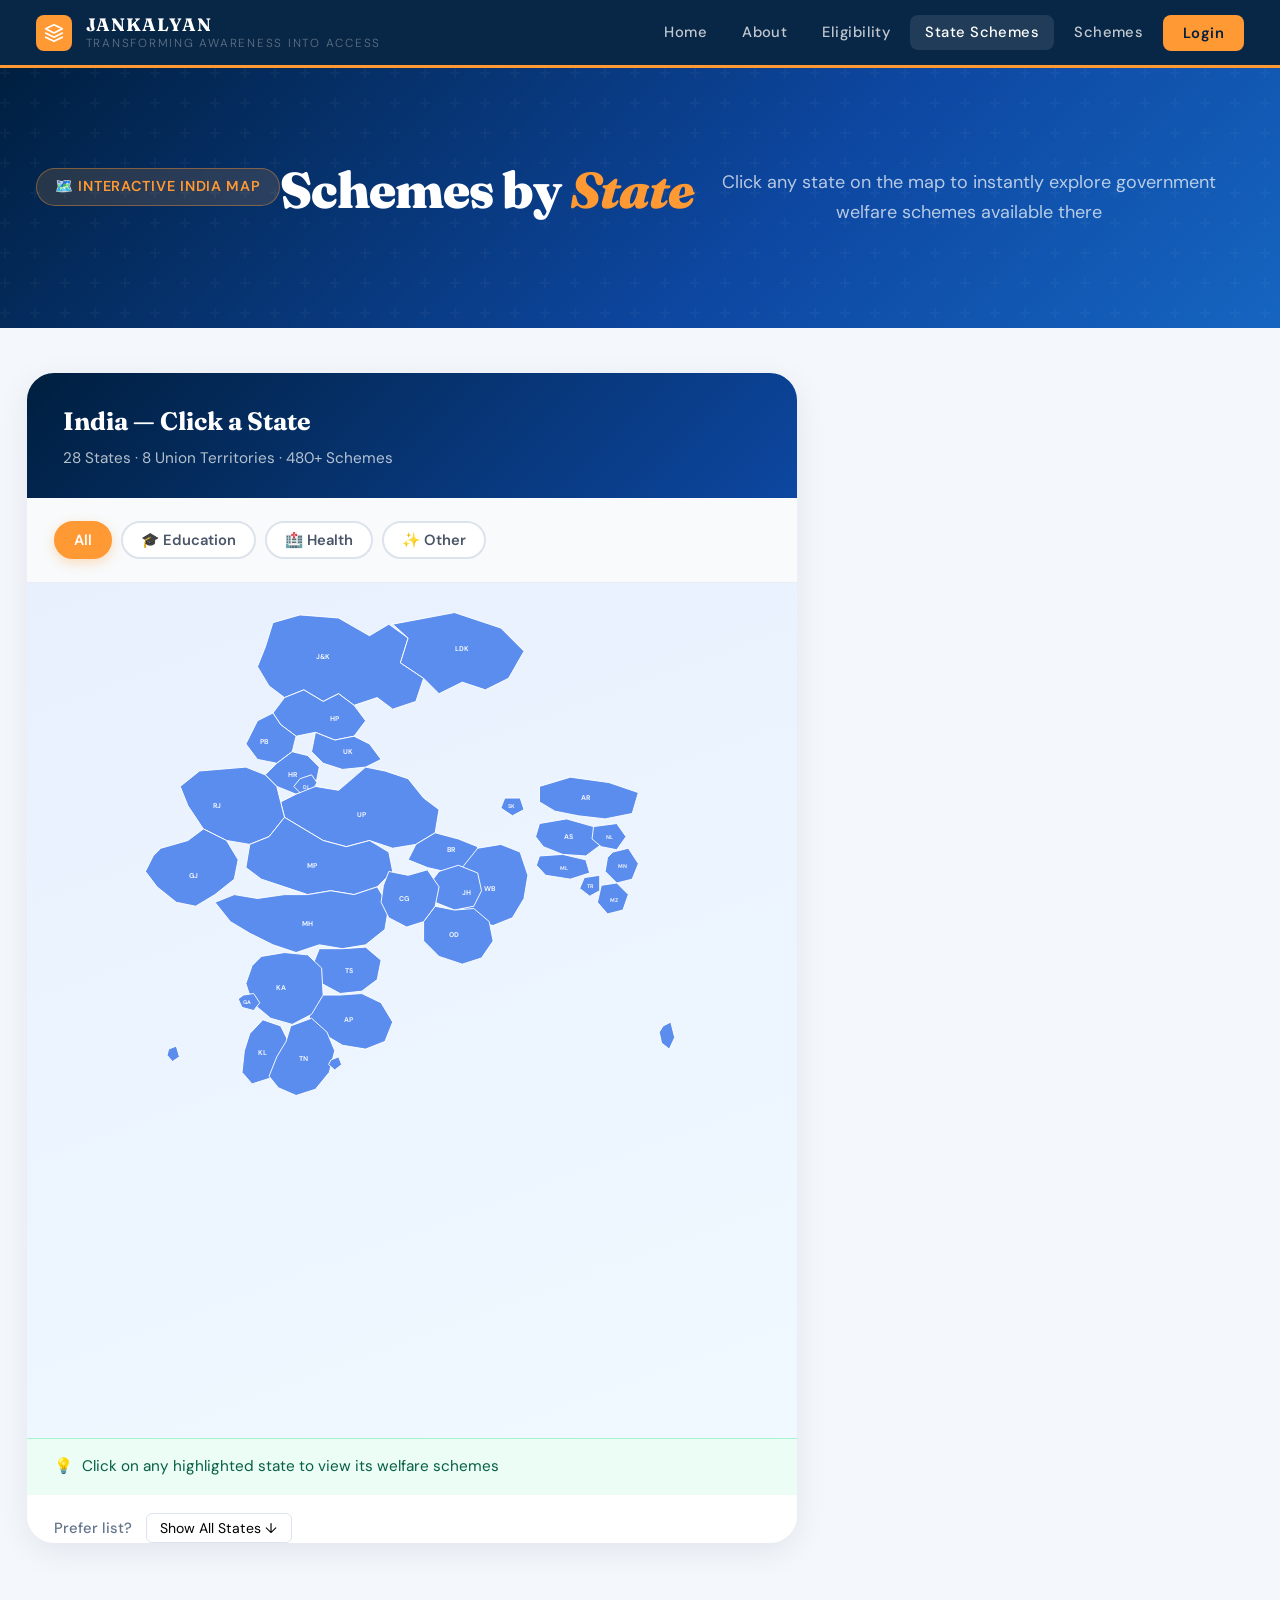
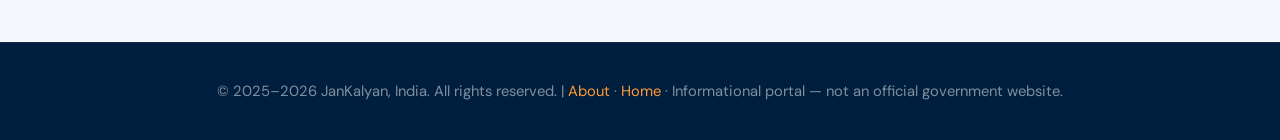
<file: schemes-by-state.html>
<!DOCTYPE html>
<html lang="en">
<head>
  <meta charset="UTF-8" />
  <meta name="viewport" content="width=device-width, initial-scale=1.0" />
  <title>State Schemes — JANKALYAN</title>
  <link rel="icon" type="image/x-icon" href="favicon.ico">
  <link rel="preconnect" href="https://fonts.googleapis.com">
  <link href="https://fonts.googleapis.com/css2?family=Fraunces:ital,wght@0,700;0,900;1,300&family=DM+Sans:wght@300;400;500;600&display=swap" rel="stylesheet">
  <link rel="stylesheet" href="style.css" />
  <style>
    :root {
      --navy: #001f3f;
      --blue: #0d47a1;
      --saffron: #FF9933;
      --green: #138808;
      --emerald: #059669;
      --bg: #f4f7fb;
    }

    * { box-sizing: border-box; margin: 0; padding: 0; }

    body {
      font-family: 'DM Sans', sans-serif;
      background: var(--bg);
      color: #1a2332;
    }

    /* ─── NAVBAR ─── */
    .navbar {
      position: sticky; top: 0; z-index: 100;
      background: rgba(0,31,63,0.97);
      backdrop-filter: blur(12px);
      padding: 0 2rem;
      display: flex; align-items: center; justify-content: space-between;
      border-bottom: 3px solid var(--saffron);
    }
    .nav-brand {
      display: flex; align-items: center; gap: 0.75rem;
      text-decoration: none; padding: 1rem 0;
    }
    .nav-emblem {
      width: 36px; height: 36px; background: var(--saffron);
      border-radius: 8px; display: grid; place-items: center;
    }
    .nav-title { color: white; font-weight: 700; font-size: 1rem; line-height: 1.1; }
    .nav-title span { display: block; font-size: 0.65rem; font-weight: 300; opacity: 0.7; }
    .nav-links { display: flex; gap: 0.25rem; list-style: none; }
    .nav-links a {
      color: rgba(255,255,255,0.75); font-size: 0.82rem; font-weight: 500;
      padding: 0.5rem 0.75rem; border-radius: 6px; text-decoration: none;
      transition: all 0.2s;
    }
    .nav-links a:hover, .nav-links a.active { color: white; background: rgba(255,255,255,0.1); }
    .nav-links .btn-nav {
      background: var(--saffron); color: var(--navy) !important; font-weight: 600;
    }

    /* ─── PAGE HERO ─── */
    .page-hero {
      background: linear-gradient(135deg, var(--navy) 0%, #0d47a1 60%, #1565c0 100%);
      padding: 3rem 2rem;
      text-align: center;
      position: relative;
      overflow: hidden;
    }
    .page-hero::before {
      content: '';
      position: absolute; inset: 0;
      background: url("data:image/svg+xml,%3Csvg width='60' height='60' viewBox='0 0 60 60' xmlns='http://www.w3.org/2000/svg'%3E%3Cg fill='none' fill-rule='evenodd'%3E%3Cg fill='%23ffffff' fill-opacity='0.03'%3E%3Cpath d='M36 34v-4h-2v4h-4v2h4v4h2v-4h4v-2h-4zm0-30V0h-2v4h-4v2h4v4h2V6h4V4h-4zM6 34v-4H4v4H0v2h4v4h2v-4h4v-2H6zM6 4V0H4v4H0v2h4v4h2V6h4V4H6z'/%3E%3C/g%3E%3C/g%3E%3C/svg%3E");
    }
    .page-hero-badge {
      display: inline-flex; align-items: center; gap: 0.5rem;
      background: rgba(255,153,51,0.15); border: 1px solid rgba(255,153,51,0.4);
      color: var(--saffron); font-size: 0.8rem; font-weight: 600;
      padding: 0.35rem 1rem; border-radius: 100px; margin-bottom: 1.25rem;
      letter-spacing: 0.05em;
    }
    .page-hero h1 {
      font-family: 'Fraunces', serif;
      font-size: clamp(1.8rem, 4vw, 2.8rem);
      color: white; font-weight: 900;
      line-height: 1.15; margin-bottom: 0.75rem;
    }
    .page-hero h1 em { color: var(--saffron); font-style: italic; }
    .page-hero p {
      color: rgba(255,255,255,0.7); font-size: 1rem;
      max-width: 500px; margin: 0 auto;
    }

    /* ─── MAIN LAYOUT ─── */
    .main-wrap {
      max-width: 1400px;
      margin: 0 auto;
      padding: 2.5rem 1.5rem;
    }

    /* ─── MAP + PANEL SPLIT ─── */
    .map-panel-split {
      display: grid;
      grid-template-columns: 1fr 420px;
      gap: 2rem;
      align-items: start;
    }

    @media (max-width: 1024px) {
      .map-panel-split { grid-template-columns: 1fr; }
    }

    /* ─── MAP CARD ─── */
    .map-card {
      background: white;
      border-radius: 1.5rem;
      box-shadow: 0 8px 32px rgba(0,31,63,0.08);
      overflow: hidden;
    }

    .map-card-header {
      background: linear-gradient(135deg, var(--navy), var(--blue));
      padding: 1.5rem 2rem;
      display: flex; align-items: center; justify-content: space-between;
    }
    .map-card-header h2 {
      font-family: 'Fraunces', serif;
      color: white; font-size: 1.4rem; font-weight: 700;
    }
    .map-card-header p { color: rgba(255,255,255,0.7); font-size: 0.85rem; margin-top: 0.25rem; }

    /* Category filter pills */
    .filter-bar {
      display: flex; gap: 0.5rem; flex-wrap: wrap;
      padding: 1.25rem 1.5rem;
      background: #f8fafb;
      border-bottom: 1px solid #e8edf3;
    }
    .filter-btn {
      padding: 0.4rem 1rem; border: 2px solid #dde3ed;
      background: white; border-radius: 100px;
      font-size: 0.82rem; font-weight: 600; cursor: pointer;
      transition: all 0.2s; color: #4a5568;
    }
    .filter-btn:hover { 
      border-color: var(--blue); 
      color: var(--blue); }
    .filter-btn.active {
      background: var(--saffron); border-color: var(--saffron);
      color: white; box-shadow: 0 4px 12px rgba(255,153,51,0.3);
    }

    /* ─── SVG MAP ─── */
    .map-svg-wrap {
      position: relative;
      background: linear-gradient(160deg, #e8f0fe 0%, #f0f9ff 100%);
      padding: 1rem;
    }
    .map-svg-wrap svg {
      width: 100%; height: auto;
      display: block;
    }
    .state-path {
      fill: #5b8dee;
      stroke: white;
      stroke-width: 1.2;
      cursor: pointer;
      transition: fill 0.2s, filter 0.2s;
    }
    .state-path:hover {
      fill: #1a56db;
      filter: drop-shadow(0 3px 8px rgba(26,86,219,0.4));
    }
    .state-path.selected {
      fill: var(--saffron);
      filter: drop-shadow(0 3px 10px rgba(255,153,51,0.5));
    }
    .state-path.dim { fill: #c8d8f8; }

    .map-hint {
      padding: 0.85rem 1.5rem;
      background: #ecfdf5;
      border-top: 1px solid #a7f3d0;
      font-size: 0.85rem;
      color: #065f46;
      display: flex; align-items: center; gap: 0.5rem;
    }

    /* ─── STATE GRID (fallback / scroll) ─── */
    .state-grid-toggle {
      padding: 1rem 1.5rem 0;
      display: flex; align-items: center; gap: 0.75rem;
    }
    .toggle-label { font-size: 0.82rem; color: #64748b; font-weight: 500; }
    .toggle-btn {
      padding: 0.3rem 0.75rem; font-size: 0.78rem;
      border: 1px solid #dde3ed; background: white;
      border-radius: 6px; cursor: pointer; transition: all 0.2s;
    }
    .toggle-btn.active { 
      background: var(--navy); 
      color: white; 
      border-color: var(--navy); }

    #stateButtonsWrap {
      padding: 1rem 1.5rem 1.5rem;
      display: none;
    }
    #stateButtonsWrap.open { display: block; }
    .state-btn-grid {
      display: grid;
      grid-template-columns: repeat(auto-fill, minmax(82px, 1fr));
      gap: 0.6rem;
    }
    .state-btn {
      display: flex; flex-direction: column; align-items: center;
      padding: 0.6rem 0.25rem;
      border: 2px solid #e2e8f0; border-radius: 10px;
      background: #f8fafc; cursor: pointer;
      font-size: 0.68rem; font-weight: 600; color: #334155;
      line-height: 1.3; text-align: center;
      transition: all 0.2s;
    }
    .state-btn:hover { 
      border-color: var(--blue); 
      background: #eff6ff; 
      color: var(--blue); }
    .state-btn.selected { 
      border-color: var(--saffron); 
      background: #fff7ed; 
      color: #9a3412; }
    .state-btn span:first-child { 
      font-size: 1.5rem; 
      margin-bottom: 0.25rem; }

    /* ─── STATE INFO PANEL ─── */
    .state-info-panel {
      background: white;
      border-radius: 1.5rem;
      box-shadow: 0 8px 32px rgba(0,31,63,0.08);
      overflow: hidden;
      position: sticky;
      top: 80px;
      opacity: 0;
      transform: translateX(20px);
      pointer-events: none;
      transition: opacity 0.3s ease, transform 0.3s ease;
    }
    .state-info-panel.active {
      opacity: 1; transform: translateX(0);
      pointer-events: all;
    }

    .panel-header {
      background: linear-gradient(135deg, var(--navy), var(--blue));
      padding: 1.75rem;
      position: relative;
    }
    .panel-state-emoji { 
      font-size: 2.5rem; 
      margin-bottom: 0.5rem; 
      display: block; }
    .panel-state-name {
      font-family: 'Fraunces', serif;
      font-size: 1.6rem; color: white; font-weight: 900;
      line-height: 1.1;
    }
    .panel-state-capital { 
      color: rgba(255,255,255,0.6); 
      font-size: 0.85rem; margin-top: 0.25rem; }
    .panel-desc { 
      color: rgba(255,255,255,0.8); 
      font-size: 0.85rem; margin-top: 0.75rem; 
      line-height: 1.5; }

    .close-panel-btn {
      position: absolute; top: 1.25rem; right: 1.25rem;
      width: 32px; height: 32px;
      background: rgba(255,255,255,0.15); border: none;
      border-radius: 50%; color: white; font-size: 1rem;
      cursor: pointer; display: grid; place-items: center;
      transition: background 0.2s;
    }
    .close-panel-btn:hover { background: rgba(255,255,255,0.3); }

    /* Stats row */
    .panel-stats {
      display: grid; grid-template-columns: repeat(4, 1fr);
      background: #f8fafc;
      border-bottom: 1px solid #e8edf3;
    }
    .pstat {
      padding: 1rem 0.5rem;
      text-align: center;
      border-right: 1px solid #e8edf3;
    }
    .pstat:last-child { border-right: none; }
    .pstat-num {
      font-family: 'Fraunces', serif;
      font-size: 1.8rem; font-weight: 900;
      color: var(--navy); line-height: 1;
    }
    .pstat-label { font-size: 0.68rem; color: #94a3b8; font-weight: 600; margin-top: 0.2rem; text-transform: uppercase; letter-spacing: 0.05em; }

    /* Schemes inside panel */
    .schemes-wrap { 
      padding: 1.5rem; 
      max-height: 520px; 
      overflow-y: auto; }
    .schemes-wrap::-webkit-scrollbar { width: 4px; }
    .schemes-wrap::-webkit-scrollbar-thumb { 
      background: #dde3ed; 
      border-radius: 2px; }

    .scheme-section-title {
      font-size: 0.78rem; font-weight: 700;
      color: #64748b; letter-spacing: 0.08em;
      text-transform: uppercase;
      margin: 1.25rem 0 0.75rem;
      display: flex; align-items: center; gap: 0.5rem;
    }
    .scheme-section-title:first-child { margin-top: 0; }

    .scheme-card {
      border: 1.5px solid #e8edf3;
      border-radius: 12px;
      padding: 1rem;
      margin-bottom: 0.65rem;
      background: #fafbfc;
      transition: all 0.2s;
    }
    .scheme-card:hover {
      border-color: var(--emerald);
      background: white;
      box-shadow: 0 4px 16px rgba(5,150,105,0.08);
      transform: translateY(-2px);
    }
    .scheme-card-title {
      font-weight: 700; 
      font-size: 0.9rem; 
      color: var(--navy);
      margin-bottom: 0.35rem;
    }
    .scheme-card-benefit {
      font-size: 0.88rem; 
      font-weight: 700;
      color: var(--emerald); 
      margin-bottom: 0.3rem;
    }
    .scheme-card-desc { 
      font-size: 0.8rem; 
      color: #64748b; 
      line-height: 1.5; }

    .no-state-msg {
      padding: 3rem 1.5rem; text-align: center;
      color: #94a3b8;
    }
    .no-state-msg .hint-icon { 
      font-size: 3rem; 
      display: block; 
      margin-bottom: 1rem; }
    .no-state-msg h3 { 
      font-size: 1.1rem; 
      color: #64748b; 
      margin-bottom: 0.5rem; }
    .no-state-msg p { 
      font-size: 0.875rem; }

    /* placeholder state (before any selection) */
    .panel-placeholder {
      display: flex; 
      flex-direction: column; 
      align-items: center;
      justify-content: center; 
      padding: 4rem 2rem;
      text-align: center; 
      color: #94a3b8;
    }
    .panel-placeholder .ph-icon { font-size: 4rem; margin-bottom: 1rem; opacity: 0.5; }
    .panel-placeholder h3 { font-family: 'Fraunces', serif; font-size: 1.2rem; color: #64748b; margin-bottom: 0.5rem; }
    .panel-placeholder p { font-size: 0.85rem; line-height: 1.6; }

    /* ─── FOOTER ─── */
    .footer {
      background: var(--navy);
      padding: 2rem;
      text-align: center;
      color: rgba(255,255,255,0.5);
      font-size: 0.82rem;
      margin-top: 3rem;
    }
    .footer a { color: var(--saffron); text-decoration: none; }
  </style>
</head>
<body>

<!-- Navbar -->
<nav class="navbar">
  <a href="index.html" class="nav-brand">
    <div class="nav-emblem">
      <svg width="20" height="20" viewBox="0 0 24 24" fill="none">
        <path d="M12 2L2 7l10 5 10-5-10-5zM2 17l10 5 10-5M2 12l10 5 10-5" stroke="white" stroke-width="2" stroke-linecap="round" stroke-linejoin="round"/>
      </svg>
    </div>
    <div class="nav-title">JANKALYAN<span>Transforming Awareness into Access</span></div>
  </a>
  <ul class="nav-links">
    <li><a href="index.html">Home</a></li>
    <li><a href="about.html">About</a></li>
    <li><a href="eligibility.html">Eligibility</a></li>
    <li><a href="schemes-by-state.html" class="active">State Schemes</a></li>
    <li><a href="student.html">Schemes</a></li>
    <li><a href="login.html" class="btn-nav">Login</a></li>
  </ul>
</nav>

<!-- Hero -->
<div class="page-hero">
  <div class="page-hero-badge">🗺️ INTERACTIVE INDIA MAP</div>
  <h1>Schemes by <em>State</em></h1>
  <p>Click any state on the map to instantly explore government welfare schemes available there</p>
</div>

<div class="main-wrap">
  <div class="map-panel-split">

    <!-- LEFT: Map Card -->
    <div class="map-card">
      <div class="map-card-header">
        <div>
          <h2>India — Click a State</h2>
          <p>28 States · 8 Union Territories · 480+ Schemes</p>
        </div>
      </div>

      <!-- Category Filter -->
      <div class="filter-bar">
        <button class="filter-btn active" onclick="filterCat('all',this)">All</button>
        <button class="filter-btn" onclick="filterCat('education',this)">🎓 Education</button>
        <button class="filter-btn" onclick="filterCat('health',this)">🏥 Health</button>
        <button class="filter-btn" onclick="filterCat('other',this)">✨ Other</button>
      </div>

      <!-- SVG India Map -->
      <div class="map-svg-wrap">
        <svg viewBox="0 0 950 1060" xmlns="http://www.w3.org/2000/svg" id="india-svg">
          <!-- Approximate state paths — simplified outlines for interactivity -->

          <!-- Jammu & Kashmir -->
          <path id="st-jammu-kashmir" class="state-path" onclick="selectState('jammu-kashmir')"
            d="M295,28 L330,18 L380,22 L420,45 L445,30 L470,48 L460,80 L490,100 L480,130 L450,140 L430,125 L400,135 L380,120 L360,130 L335,115 L310,125 L290,110 L275,85 L285,60 Z">
            <title>Jammu &amp; Kashmir</title>
          </path>

          <!-- Ladakh -->
          <path id="st-ladakh" class="state-path" onclick="selectState('ladakh')"
            d="M450,30 L530,15 L590,35 L620,65 L600,100 L570,115 L540,105 L510,120 L490,100 L460,80 L470,48 Z">
            <title>Ladakh</title>
          </path>

          <!-- Himachal Pradesh -->
          <path id="st-himachal-pradesh" class="state-path" onclick="selectState('himachal-pradesh')"
            d="M310,125 L335,115 L360,130 L380,120 L400,135 L415,155 L400,175 L375,180 L350,170 L325,175 L305,160 L295,145 Z">
            <title>Himachal Pradesh</title>
          </path>

          <!-- Punjab -->
          <path id="st-punjab" class="state-path" onclick="selectState('punjab')"
            d="M275,155 L295,145 L305,160 L325,175 L320,195 L300,210 L275,205 L260,185 Z">
            <title>Punjab</title>
          </path>

          <!-- Haryana -->
          <path id="st-haryana" class="state-path" onclick="selectState('haryana')"
            d="M300,210 L320,195 L340,200 L355,215 L350,240 L325,250 L300,240 L285,225 Z">
            <title>Haryana</title>
          </path>

          <!-- Delhi (small) -->
          <path id="st-delhi" class="state-path" onclick="selectState('delhi')"
            d="M330,230 L345,225 L352,235 L345,248 L330,248 L322,240 Z">
            <title>Delhi</title>
          </path>

          <!-- Uttarakhand -->
          <path id="st-uttarakhand" class="state-path" onclick="selectState('uttarakhand')"
            d="M350,170 L375,180 L400,175 L420,185 L435,205 L415,215 L385,218 L360,210 L345,195 Z">
            <title>Uttarakhand</title>
          </path>

          <!-- Uttar Pradesh -->
          <path id="st-uttar-pradesh" class="state-path" onclick="selectState('uttar-pradesh')"
            d="M325,250 L350,240 L380,245 L415,215 L440,220 L470,230 L490,255 L510,270 L505,300 L480,315 L450,320 L420,310 L390,318 L360,310 L335,295 L310,280 L305,260 Z">
            <title>Uttar Pradesh</title>
          </path>

          <!-- Rajasthan -->
          <path id="st-rajasthan" class="state-path" onclick="selectState('rajasthan')"
            d="M200,220 L260,215 L285,225 L300,240 L305,260 L310,280 L290,305 L265,315 L235,310 L205,295 L185,265 L175,240 Z">
            <title>Rajasthan</title>
          </path>

          <!-- Gujarat -->
          <path id="st-gujarat" class="state-path" onclick="selectState('gujarat')"
            d="M150,320 L185,310 L205,295 L235,310 L250,335 L245,360 L220,380 L195,395 L170,390 L145,370 L130,350 L140,330 Z">
            <title>Gujarat</title>
          </path>

          <!-- Madhya Pradesh -->
          <path id="st-madhya-pradesh" class="state-path" onclick="selectState('madhya-pradesh')"
            d="M265,315 L290,305 L310,280 L335,295 L360,310 L390,318 L420,310 L445,325 L450,350 L430,370 L400,380 L370,375 L340,380 L310,370 L280,360 L260,345 Z">
            <title>Madhya Pradesh</title>
          </path>

          <!-- Maharashtra -->
          <path id="st-maharashtra" class="state-path" onclick="selectState('maharashtra')"
            d="M220,390 L245,380 L275,385 L310,380 L340,380 L370,375 L400,380 L430,370 L445,395 L440,425 L415,445 L385,450 L355,445 L325,455 L295,445 L265,430 L240,415 Z">
            <title>Maharashtra</title>
          </path>

          <!-- Bihar -->
          <path id="st-bihar" class="state-path" onclick="selectState('bihar')"
            d="M480,315 L505,300 L535,308 L560,318 L555,342 L525,352 L495,345 L470,335 Z">
            <title>Bihar</title>
          </path>

          <!-- Nepal border / Sikkim area -->
          <!-- Sikkim (tiny) -->
          <path id="st-sikkim" class="state-path" onclick="selectState('sikkim')"
            d="M595,255 L615,255 L620,270 L605,278 L590,268 Z">
            <title>Sikkim</title>
          </path>

          <!-- West Bengal -->
          <path id="st-west-bengal" class="state-path" onclick="selectState('west-bengal')"
            d="M560,320 L590,315 L615,325 L625,355 L620,385 L605,410 L580,420 L555,415 L540,395 L535,368 L540,345 Z">
            <title>West Bengal</title>
          </path>

          <!-- Jharkhand -->
          <path id="st-jharkhand" class="state-path" onclick="selectState('jharkhand')"
            d="M510,350 L535,342 L560,352 L565,375 L555,395 L530,400 L505,390 L495,370 Z">
            <title>Jharkhand</title>
          </path>

          <!-- Odisha -->
          <path id="st-odisha" class="state-path" onclick="selectState('odisha')"
            d="M505,395 L530,400 L555,398 L575,415 L580,440 L565,462 L540,470 L510,460 L490,440 L490,415 Z">
            <title>Odisha</title>
          </path>

          <!-- Chhattisgarh -->
          <path id="st-chhattisgarh" class="state-path" onclick="selectState('chhattisgarh')"
            d="M445,350 L470,355 L495,348 L510,370 L505,395 L490,415 L468,422 L445,410 L435,390 L438,368 Z">
            <title>Chhattisgarh</title>
          </path>

          <!-- Telangana -->
          <path id="st-telangana" class="state-path" onclick="selectState('telangana')"
            d="M355,450 L385,450 L415,448 L435,465 L430,490 L410,505 L382,508 L358,495 L345,475 Z">
            <title>Telangana</title>
          </path>

          <!-- Andhra Pradesh -->
          <path id="st-andhra-pradesh" class="state-path" onclick="selectState('andhra-pradesh')"
            d="M360,510 L382,510 L410,508 L435,520 L450,545 L440,570 L415,580 L385,575 L360,560 L342,540 L345,518 Z">
            <title>Andhra Pradesh</title>
          </path>

          <!-- Karnataka -->
          <path id="st-karnataka" class="state-path" onclick="selectState('karnataka')"
            d="M280,460 L310,455 L340,458 L358,475 L360,510 L345,535 L320,548 L292,540 L268,520 L260,495 L268,472 Z">
            <title>Karnataka</title>
          </path>

          <!-- Goa (tiny) -->
          <path id="st-goa" class="state-path" onclick="selectState('goa')"
            d="M257,510 L270,508 L278,520 L270,530 L255,526 L250,515 Z">
            <title>Goa</title>
          </path>

          <!-- Kerala -->
          <path id="st-kerala" class="state-path" onclick="selectState('kerala')"
            d="M282,542 L305,550 L315,570 L308,600 L290,618 L268,625 L255,610 L258,582 L265,560 Z">
            <title>Kerala</title>
          </path>

          <!-- Tamil Nadu -->
          <path id="st-tamil-nadu" class="state-path" onclick="selectState('tamil-nadu')"
            d="M318,550 L345,540 L365,558 L375,582 L368,610 L350,632 L325,640 L302,630 L290,615 L300,590 L312,570 Z">
            <title>Tamil Nadu</title>
          </path>

          <!-- Assam -->
          <path id="st-assam" class="state-path" onclick="selectState('assam')"
            d="M640,288 L675,282 L710,292 L720,315 L700,330 L670,328 L645,318 L635,305 Z">
            <title>Assam</title>
          </path>

          <!-- Arunachal Pradesh -->
          <path id="st-arunachal-pradesh" class="state-path" onclick="selectState('arunachal-pradesh')"
            d="M640,240 L680,228 L730,235 L768,248 L760,275 L725,282 L690,278 L660,272 L640,260 Z">
            <title>Arunachal Pradesh</title>
          </path>

          <!-- Meghalaya -->
          <path id="st-meghalaya" class="state-path" onclick="selectState('meghalaya')"
            d="M640,330 L670,328 L700,335 L705,352 L680,360 L648,355 L636,342 Z">
            <title>Meghalaya</title>
          </path>

          <!-- Nagaland -->
          <path id="st-nagaland" class="state-path" onclick="selectState('nagaland')"
            d="M710,292 L740,288 L752,305 L740,322 L720,318 L708,308 Z">
            <title>Nagaland</title>
          </path>

          <!-- Manipur -->
          <path id="st-manipur" class="state-path" onclick="selectState('manipur')"
            d="M735,325 L755,320 L768,340 L760,360 L740,365 L725,350 L728,332 Z">
            <title>Manipur</title>
          </path>

          <!-- Mizoram -->
          <path id="st-mizoram" class="state-path" onclick="selectState('mizoram')"
            d="M720,368 L740,365 L755,380 L748,400 L728,405 L715,390 Z">
            <title>Mizoram</title>
          </path>

          <!-- Tripura -->
          <path id="st-tripura" class="state-path" onclick="selectState('tripura')"
            d="M698,358 L718,355 L718,375 L705,382 L692,372 Z">
            <title>Tripura</title>
          </path>

          <!-- Puducherry (tiny, coastal TN) -->
          <path id="st-puducherry" class="state-path" onclick="selectState('puducherry')"
            d="M370,594 L380,590 L384,600 L375,607 L367,600 Z">
            <title>Puducherry</title>
          </path>

          <!-- Andaman & Nicobar (island) -->
          <path id="st-andaman-nicobar" class="state-path" onclick="selectState('andaman-nicobar')"
            d="M800,550 L810,545 L815,565 L808,580 L798,572 L795,558 Z">
            <title>Andaman &amp; Nicobar</title>
          </path>

          <!-- Lakshadweep (island) -->
          <path id="st-lakshadweep" class="state-path" onclick="selectState('lakshadweep')"
            d="M160,580 L170,576 L174,590 L165,596 L158,588 Z">
            <title>Lakshadweep</title>
          </path>

          <!-- State abbreviation labels -->
          <text x="360" y="75" class="map-label">J&amp;K</text>
          <text x="540" y="65" class="map-label">LDK</text>
          <text x="375" y="155" class="map-label">HP</text>
          <text x="283" y="185" class="map-label">PB</text>
          <text x="320" y="228" class="map-label">HR</text>
          <text x="338" y="243" class="map-label" style="font-size:7px">DL</text>
          <text x="392" y="198" class="map-label">UK</text>
          <text x="410" y="280" class="map-label">UP</text>
          <text x="222" y="268" class="map-label">RJ</text>
          <text x="192" y="358" class="map-label">GJ</text>
          <text x="345" y="345" class="map-label">MP</text>
          <text x="340" y="420" class="map-label">MH</text>
          <text x="525" y="325" class="map-label">BR</text>
          <text x="545" y="380" class="map-label">JH</text>
          <text x="575" y="375" class="map-label">WB</text>
          <text x="465" y="388" class="map-label">CG</text>
          <text x="530" y="435" class="map-label">OD</text>
          <text x="393" y="482" class="map-label">TS</text>
          <text x="393" y="545" class="map-label">AP</text>
          <text x="305" y="503" class="map-label">KA</text>
          <text x="262" y="522" class="map-label" style="font-size:7px">GA</text>
          <text x="282" y="588" class="map-label">KL</text>
          <text x="335" y="595" class="map-label">TN</text>
          <text x="677" y="308" class="map-label">AS</text>
          <text x="700" y="258" class="map-label">AR</text>
          <text x="672" y="348" class="map-label" style="font-size:7px">ML</text>
          <text x="730" y="308" class="map-label" style="font-size:7px">NL</text>
          <text x="748" y="345" class="map-label" style="font-size:7px">MN</text>
          <text x="737" y="390" class="map-label" style="font-size:7px">MZ</text>
          <text x="706" y="372" class="map-label" style="font-size:7px">TR</text>
          <text x="604" y="268" class="map-label" style="font-size:7px">SK</text>

          <style>
            .map-label {
              font-family: 'DM Sans', sans-serif;
              font-size: 9px; font-weight: 700;
              fill: rgba(255,255,255,0.9);
              text-anchor: middle;
              pointer-events: none;
              user-select: none;
            }
          </style>
        </svg>
      </div>

      <div class="map-hint">
        <span>💡</span>
        <span id="mapHintText">Click on any highlighted state to view its welfare schemes</span>
      </div>

      <!-- State Buttons Toggle -->
      <div class="state-grid-toggle">
        <span class="toggle-label">Prefer list?</span>
        <button class="toggle-btn" id="toggleGridBtn" onclick="toggleStateGrid()">Show All States ↓</button>
      </div>
      <div id="stateButtonsWrap">
        <div class="state-btn-grid" id="stateButtonGrid"></div>
      </div>
    </div>

    <!-- RIGHT: State Info Panel -->
    <div class="state-info-panel" id="stateInfoPanel">
      <div id="panelContent">
        <div class="panel-placeholder">
          <span class="ph-icon">🗺️</span>
          <h3>Select a State</h3>
          <p>Click any state on the map or use the list below to explore government schemes available in that state.</p>
        </div>
      </div>
    </div>

  </div>
</div>

<footer class="footer">
  <p>&copy; 2025–2026 JanKalyan, India. All rights reserved. | <a href="about.html">About</a> · <a href="index.html">Home</a> · Informational portal — not an official government website.</p>
</footer>

<script>
// ─── STATE DATA ───────────────────────────────────────────────────────────────
const stateData = {
  'jammu-kashmir': { name: 'Jammu & Kashmir', emoji: '❄️', capital: 'Srinagar', description: 'Mountain welfare and tourism programs for Himalayan regions', schemes: { education: [{ title: 'JK Scholarship Scheme', benefit: '₹15,000/year', desc: 'Merit-based educational assistance for students' }, { title: 'National Means-cum-Merit Scholarship', benefit: '₹12,000/year', desc: 'Central scholarship for meritorious students from poor families' }], health: [{ title: 'PMJAY Ayushman Bharat', benefit: '₹5 lakh cover', desc: 'National health protection scheme for poor households' }, { title: 'Sehat Health Insurance', benefit: '₹5 lakh cover', desc: 'Universal health coverage for all residents of J&K' }], other: [{ title: 'MGNREGS', benefit: '100 days work', desc: 'Rural employment guarantee for unskilled labor' }, { title: 'PMAY Gramin', benefit: '₹1.2 lakh grant', desc: 'Housing for rural BPL families' }] } },
  'ladakh': { name: 'Ladakh', emoji: '🏔️', capital: 'Leh', description: 'High-altitude welfare programs for mountain communities', schemes: { education: [{ title: 'Ladakh Scholarship', benefit: '₹12,000/year', desc: 'Educational assistance for students in the cold desert region' }], health: [{ title: 'PMJAY Ayushman Bharat', benefit: '₹5 lakh cover', desc: 'Health insurance scheme for poor families' }, { title: 'Mobile Health Units', benefit: 'Free checkup', desc: 'Healthcare outreach for remote Ladakhi villages' }], other: [{ title: 'MGNREGS', benefit: '100 days work', desc: 'Rural employment guarantee' }, { title: 'Solar Home System', benefit: 'Subsidy', desc: 'Solar energy for remote areas without grid connectivity' }] } },
  'himachal-pradesh': { name: 'Himachal Pradesh', emoji: '🏔️', capital: 'Shimla', description: 'Mountain welfare and tourism development with hill community support', schemes: { education: [{ title: 'Himalaya Scholarship', benefit: '₹15,000/year', desc: 'General scholarship scheme for students' }, { title: 'Mukhyamantri Vigyan Protsahan Yojana', benefit: '₹10,000', desc: 'Science students incentive program' }], health: [{ title: 'PMJAY Ayushman Bharat', benefit: '₹5 lakh cover', desc: 'National health protection program' }, { title: 'HIMCARE', benefit: '₹5 lakh cover', desc: 'HP government top-up health coverage' }], other: [{ title: 'MGNREGS', benefit: '100 days work', desc: 'Rural employment guarantee scheme' }, { title: 'HP Apple Farmer Relief', benefit: 'Direct transfer', desc: 'Compensation for crop damage to apple orchards' }] } },
  'punjab': { name: 'Punjab', emoji: '🌾', capital: 'Chandigarh', description: 'Agricultural and industrial welfare programs for farming communities', schemes: { education: [{ title: 'Punjab Scholarship Scheme', benefit: '₹20,000/year', desc: 'Educational assistance for SC/BC students' }, { title: 'Post Matric Scholarship', benefit: '₹18,000/year', desc: 'Scholarship for students after Class 10' }], health: [{ title: 'Sarbat Sehat Bima Yojana', benefit: '₹5 lakh cover', desc: 'State health insurance including all residents' }], other: [{ title: 'Farmer Income Support Scheme', benefit: 'Direct transfer', desc: 'Financial assistance for wheat/paddy farmers' }, { title: 'Aam Aadmi Clinic', benefit: 'Free OPD', desc: '800+ free healthcare clinics across Punjab' }] } },
  'haryana': { name: 'Haryana', emoji: '🌾', capital: 'Chandigarh', description: 'Agricultural and skill development programs for rural communities', schemes: { education: [{ title: 'Dr. Ambedkar Scholarship', benefit: '₹12,000/year', desc: 'SC student scholarship scheme' }, { title: 'Saksham Yojana', benefit: '₹9,000/month', desc: 'Unemployment allowance + honorarium for educated youth' }], health: [{ title: 'PMJAY Ayushman Bharat', benefit: '₹5 lakh cover', desc: 'Health insurance for poor households' }], other: [{ title: 'Kisan Samman Nidhi', benefit: '₹6,000/year', desc: 'Direct income support for all farmers' }, { title: 'Mukhyamantri Awas Yojana', benefit: 'Subsidy', desc: 'Affordable housing for urban poor' }] } },
  'uttar-pradesh': { name: 'Uttar Pradesh', emoji: '🏙️', capital: 'Lucknow', description: 'Large-state welfare with comprehensive support programs', schemes: { education: [{ title: 'UP Scholarship', benefit: '₹20,000/year', desc: 'Educational assistance for pre and post matric students' }, { title: 'Kanya Sumangala Yojana', benefit: '₹15,000', desc: 'Girl child welfare scheme from birth to Class 12' }, { title: 'Abhyudaya Coaching', benefit: 'Free coaching', desc: 'Free IAS/IPS/PCS coaching for meritorious students' }], health: [{ title: 'PMJAY Ayushman Bharat', benefit: '₹5 lakh cover', desc: 'Health protection for 10 crore+ beneficiaries in UP' }, { title: 'CM Jan Arogya Yojana', benefit: '₹5 lakh extra', desc: 'UP state health top-up over Ayushman' }], other: [{ title: 'MGNREGS', benefit: '100 days work', desc: 'Rural employment guarantee scheme' }, { title: 'Mukhyamantri Awas Yojana', benefit: 'Free house', desc: 'Homeless urban families housing scheme' }] } },
  'rajasthan': { name: 'Rajasthan', emoji: '🏜️', capital: 'Jaipur', description: 'Desert welfare and mineral sector programs', schemes: { education: [{ title: 'Rajasthan Scholarship', benefit: '₹12,000/year', desc: 'Educational assistance for meritorious students' }, { title: 'Palanhar Yojana', benefit: '₹1,500/month', desc: 'Orphan and destitute child support scheme' }, { title: 'Mukhyamantri Ucch Shiksha Chhatravritti', benefit: '₹5,000/year', desc: 'Higher education scholarship for girl students' }], health: [{ title: 'Chiranjeevi Swasthya Bima Yojana', benefit: '₹25 lakh cover', desc: 'Rajasthan state universal health insurance scheme' }], other: [{ title: 'MGNREGS', benefit: '100 days work', desc: 'Rural employment guarantee' }, { title: 'Indira Gandhi Shahri Rojgar Guarantee', benefit: '100 days work', desc: 'Urban employment guarantee — first in India' }] } },
  'gujarat': { name: 'Gujarat', emoji: '🏭', capital: 'Gandhinagar', description: 'Industrial and business development welfare', schemes: { education: [{ title: 'Gujarat Scholarship Scheme', benefit: '₹20,000/year', desc: 'Merit and need-based scholarships for students' }, { title: 'Mukhyamantri Kanya Kelavni Nidhi', benefit: '₹30,000', desc: 'Girl student recognition and support scheme' }], health: [{ title: 'Mukhyamantri Amrutam Yojana', benefit: '₹5 lakh cover', desc: 'State health insurance for BPL and low-income families' }], other: [{ title: 'iKhedut Scheme', benefit: 'Various subsidies', desc: 'Online portal providing 80+ agricultural schemes' }, { title: 'Startup Gujarat', benefit: 'Up to ₹20 lakh', desc: 'Startup seed funding and mentorship program' }] } },
  'maharashtra': { name: 'Maharashtra', emoji: '🏙️', capital: 'Mumbai', description: 'Industrial and agricultural hub with diverse programs', schemes: { education: [{ title: 'Rajiv Gandhi Scholarship', benefit: '₹12,000/year', desc: 'Merit-based scholarship scheme' }, { title: 'Swavalamban Scholarship', benefit: '₹10,000/year', desc: 'SC student scholarship for higher education' }, { title: 'Dr. Panjabrao Deshmukh Vasatigraha', benefit: '₹1,200/month', desc: 'Hostel assistance for OBC students' }], health: [{ title: 'Mahatma Jyotiba Phule Jan Arogya Yojana', benefit: '₹5 lakh cover', desc: 'MH state health insurance for yellow/orange ration card holders' }], other: [{ title: 'Employment Guarantee Scheme', benefit: '100 days work', desc: 'Maharashtra rural employment — oldest EGS in India' }, { title: 'Shubh Mangal Samuhi Vivah', benefit: '₹10,000 grant', desc: 'Mass marriage financial assistance scheme' }] } },
  'bihar': { name: 'Bihar', emoji: '🌳', capital: 'Patna', description: 'Educational and employment welfare focused on skill development', schemes: { education: [{ title: 'Bihar Student Credit Card', benefit: '₹4 lakh loan', desc: 'Interest-free education loan for higher studies' }, { title: 'Mukhyamantri Balika Cycle Yojana', benefit: 'Free cycle', desc: 'Cycles for Class 9 girl students to prevent dropout' }, { title: 'Mukhyamantri Balika Scholarship', benefit: '₹10,000/year', desc: 'Girl student incentive for Class 12 passouts' }], health: [{ title: 'PMJAY Ayushman Bharat', benefit: '₹5 lakh cover', desc: 'National health insurance program' }], other: [{ title: 'MGNREGS', benefit: '100 days work', desc: 'Rural employment guarantee' }, { title: 'Mukhyamantri Udyami Yojana', benefit: '₹10 lakh loan', desc: 'Startup loan for SC/ST/women entrepreneurs' }] } },
  'west-bengal': { name: 'West Bengal', emoji: '🏛️', capital: 'Kolkata', description: 'Industrial and cultural welfare programs', schemes: { education: [{ title: 'Swami Vivekananda Merit Scholarship', benefit: '₹12,000/year', desc: 'Merit-cum-means scholarship for students' }, { title: 'Sikshashree', benefit: '₹800/year', desc: 'SC student scholarship from Class 5' }, { title: 'Kanyashree Prakalpa', benefit: '₹25,000', desc: 'Girls staying in school cash transfer program' }], health: [{ title: 'Swasthya Sathi', benefit: '₹5 lakh cover', desc: 'Universal health insurance — covers all families' }], other: [{ title: 'MGNREGS', benefit: '100 days work', desc: 'Rural employment guarantee' }, { title: 'Krishak Bandhu', benefit: '₹10,000/year', desc: 'Farmer welfare and death benefit scheme' }] } },
  'karnataka': { name: 'Karnataka', emoji: '☕', capital: 'Bengaluru', description: 'IT and manufacturing welfare programs', schemes: { education: [{ title: 'Rajiv Gandhi Scholarship', benefit: '₹15,000/year', desc: 'Merit-based scheme for college students' }, { title: 'Vidyasiri Scholarship', benefit: '₹12,000/year', desc: 'OBC student higher education support' }, { title: 'Mukhyamantri Sandhya Suraksha Yojana', benefit: '₹1,000/month', desc: 'Financial aid for differently abled students' }], health: [{ title: 'Arogya Karnataka', benefit: '₹5 lakh cover', desc: 'State universal health coverage scheme' }, { title: 'Yashaswini Scheme', benefit: 'Surgical cover', desc: 'Cooperative health insurance for rural Karnataka' }], other: [{ title: 'Bhagyalakshmi Yojana', benefit: '₹2 lakh bond', desc: 'Girl child welfare bond at birth' }, { title: 'Anna Bhagya', benefit: '10 kg rice free', desc: 'Food security scheme for BPL families' }] } },
  'andhra-pradesh': { name: 'Andhra Pradesh', emoji: '🌾', capital: 'Amaravati', description: 'Agricultural welfare and development programs', schemes: { education: [{ title: 'Jagananna Gorumudda', benefit: '₹15,000/year', desc: 'Nutritional and monetary support for student welfare' }, { title: 'Jagananna Vasati Deevena', benefit: '₹20,000/year', desc: 'Hostel allowance for residential college students' }, { title: 'Amma Vodi', benefit: '₹15,000/year', desc: 'Mother assistance scheme — cash for child attendance' }], health: [{ title: 'YSR Aarogyasri', benefit: 'Free treatment', desc: 'Comprehensive health coverage for BPL families' }, { title: 'YSR Amma Vodi Health', benefit: 'Free healthcare', desc: 'Women health and nutrition programs' }], other: [{ title: 'Indiramma Housing', benefit: 'Free house', desc: 'Housing construction for BPL families' }, { title: 'YSR Pensions', benefit: '₹3,000/month', desc: 'Old age, widow, and disability pensions' }] } },
  'telangana': { name: 'Telangana', emoji: '⚪', capital: 'Hyderabad', description: 'IT and industrial welfare programs', schemes: { education: [{ title: 'Vidya Lakshmi Bonds', benefit: '₹1 lakh bond', desc: 'Education bonds for girl students from BPL families' }, { title: 'Kakatiya e-Scholarship', benefit: '₹15,000/year', desc: 'Online merit scholarship scheme' }], health: [{ title: 'Aarogyasri Health Scheme', benefit: '₹5 lakh cover', desc: 'Cashless health insurance for BPL and white ration card holders' }, { title: 'KCR Kit', benefit: 'Nutrition kit + ₹12,000', desc: 'Maternal nutrition kit and cash for institutional delivery' }], other: [{ title: 'Rythu Bandhu', benefit: '₹10,000/acre', desc: 'Investment support for all farmers — unique model' }, { title: 'Gruha Lakshmi', benefit: '₹2,500/month', desc: 'Monthly financial support to women heads of household' }] } },
  'kerala': { name: 'Kerala', emoji: '🥥', capital: 'Thiruvananthapuram', description: 'High-literacy welfare and spice sector programs', schemes: { education: [{ title: 'Kerala Scholarship', benefit: '₹20,000/year', desc: 'Educational assistance for meritorious students' }, { title: 'Vidyakiranam', benefit: 'School kit', desc: 'Free school supplies for BPL families' }], health: [{ title: 'Aardram Mission', benefit: 'Free health cards', desc: 'Universal primary healthcare via upgraded PHCs' }, { title: 'Karunya Health Scheme', benefit: '₹5 lakh cover', desc: 'Health insurance for BPL families not covered by PMJAY' }], other: [{ title: 'Kudumbashree', benefit: 'Microfinance', desc: 'Women self-help group microfinance and livelihood' }, { title: 'Kerala Unemployment Allowance', benefit: '₹350/month', desc: 'Monthly unemployment relief for registered job seekers' }] } },
  'tamil-nadu': { name: 'Tamil Nadu', emoji: '🏛️', capital: 'Chennai', description: 'Manufacturing and textile welfare programs', schemes: { education: [{ title: 'Tamil Nadu Chief Minister Scholarship', benefit: '₹15,000/year', desc: 'Scholarship for meritorious government school students' }, { title: 'Moovalur Ramamirtham Scholarship', benefit: '₹1,000/month', desc: 'Girl student support to prevent early marriage' }, { title: 'Dr. Ambedkar Law Scholarship', benefit: '₹5,000/month', desc: 'SC/ST student law education scholarship' }], health: [{ title: 'Chief Minister Kalaignar Veeddu Scheme', benefit: 'Free treatment', desc: 'Comprehensive health insurance for TN residents' }, { title: 'Dr. Muthulakshmi Reddy Maternity Benefit', benefit: '₹18,000', desc: 'Cash transfer for pregnant working women' }], other: [{ title: 'Amma Unavagam', benefit: 'Meals at ₹1', desc: 'Subsidised food for urban poor — 700+ canteens' }, { title: 'TNSF Solar Scheme', benefit: 'Solar subsidy', desc: 'Subsidised solar panels for domestic consumers' }] } },
  'madhya-pradesh': { name: 'Madhya Pradesh', emoji: '🌾', capital: 'Bhopal', description: 'Agricultural and tribal community welfare programs', schemes: { education: [{ title: 'Ladli Lakshmi Yojana 2.0', benefit: '₹1,43,000', desc: 'Comprehensive girl welfare from birth to graduation' }, { title: 'MP Scholarship Portal', benefit: '₹12,000/year', desc: 'Consolidated online scholarship for all categories' }], health: [{ title: 'PMJAY Ayushman Bharat', benefit: '₹5 lakh cover', desc: 'National health insurance scheme' }, { title: 'Mukhyamantri Tirth Darshan', benefit: 'Free pilgrimage', desc: 'Free religious travel for senior citizens' }], other: [{ title: 'MGNREGS', benefit: '100 days work', desc: 'Rural employment guarantee' }, { title: 'Mukhyamantri Udyam Kranti Yojana', benefit: 'Loan up to ₹50L', desc: 'Interest-free business loan for youth entrepreneurs' }] } },
  'odisha': { name: 'Odisha', emoji: '🏝️', capital: 'Bhubaneswar', description: 'Mining and coastal welfare programs', schemes: { education: [{ title: 'Odisha SVMCM Scholarship', benefit: '₹15,000/year', desc: 'Swami Vivekananda merit scholarship for students' }, { title: 'Kalinga Sikhya Sathi Yojana', benefit: '₹1 lakh loan', desc: 'Education loan at 1% interest for higher education' }], health: [{ title: 'Biju Swasthya Kalyan Yojana', benefit: '₹5 lakh cover (women ₹10L)', desc: 'State health insurance — women get double coverage' }], other: [{ title: 'KALIA Scheme', benefit: '₹25,000 over 5 seasons', desc: 'Comprehensive livelihood and income support for farmers' }, { title: 'Mission Shakti', benefit: 'Revolving fund + support', desc: 'Women SHG empowerment — 70 lakh members' }] } },
  'assam': { name: 'Assam', emoji: '🌿', capital: 'Dispur', description: 'Tea garden and agricultural welfare programs', schemes: { education: [{ title: 'Anundoram Borooah Award', benefit: 'Laptop + prize', desc: 'Award for HSLC and HS meritorious students' }, { title: 'Ishan Uday NE Scholarship', benefit: '₹7,800/month', desc: 'UGC scholarship for North-East students' }], health: [{ title: 'Atal Amrit Abhiyan', benefit: '₹2 lakh cover', desc: 'Comprehensive health coverage for BPL families' }], other: [{ title: 'Orunodoi', benefit: '₹1,250/month', desc: 'Cash transfer to women beneficiaries' }, { title: 'Mukhyamantri Mhila Udyamita Abhiyan', benefit: 'Microfinance', desc: 'Women entrepreneur support scheme' }] } },
  'jharkhand': { name: 'Jharkhand', emoji: '⛏️', capital: 'Ranchi', description: 'Mining and tribal welfare programs', schemes: { education: [{ title: 'Mukhyamantri Scholarship', benefit: '₹10,000/year', desc: 'Educational assistance for tribal and BPL students' }, { title: 'Savitribai Phule Kishori Samridhi Yojana', benefit: '₹40,000', desc: 'Girls welfare scheme from Class 8 to marriage' }], health: [{ title: 'PMJAY Ayushman Bharat', benefit: '₹5 lakh cover', desc: 'Health insurance scheme' }, { title: 'Universal Immunization + Nutrition', benefit: 'Free', desc: 'Child and maternal nutrition programs in tribal areas' }], other: [{ title: 'Mukhyamantri Sukha Yojana', benefit: 'Drought relief', desc: 'Agricultural support during dry conditions' }, { title: 'Aapki Yojana Aapki Sarkar', benefit: 'Various', desc: 'Camp-based doorstep delivery of 30+ schemes' }] } },
  'chhattisgarh': { name: 'Chhattisgarh', emoji: '⛏️', capital: 'Raipur', description: 'Mining and forest-based welfare programs', schemes: { education: [{ title: 'Rajiv Gandhi Scholarship CG', benefit: '₹12,000/year', desc: 'Merit-based scholarships for all students' }, { title: 'Swami Atmanand Excellence Schools', benefit: 'Free quality education', desc: 'English medium government schools' }], health: [{ title: 'Mukhyamantri Vishesh Swasthya Sahayata', benefit: '₹20 lakh cover', desc: 'High-end treatment coverage for BPL' }], other: [{ title: 'MGNREGS', benefit: '100 days work', desc: 'Rural employment guarantee' }, { title: 'Rajiv Gandhi Kisan Nyay Yojana', benefit: '₹10,000/acre', desc: 'Income support for paddy, maize, soybean farmers' }] } },
  'goa': { name: 'Goa', emoji: '🏖️', capital: 'Panaji', description: 'Tourism and marine sector welfare programs', schemes: { education: [{ title: 'Goa Merit Scholarship', benefit: '₹15,000/year', desc: 'Educational assistance for meritorious students' }, { title: 'Dayanand Bandodkar Scholarship', benefit: '₹10,000/year', desc: 'SC/ST student higher education support' }], health: [{ title: 'Deen Dayal Swasthya Seva Yojana', benefit: '₹4 lakh cover', desc: 'Goa universal health insurance for all residents' }], other: [{ title: 'PM Ujjwala Yojana', benefit: 'Free LPG connection', desc: 'Clean cooking fuel for BPL women' }, { title: 'Goa Tourism Employment Scheme', benefit: 'Monthly stipend', desc: 'Youth employment in tourism sector' }] } },
  'delhi': { name: 'Delhi', emoji: '🏛️', capital: 'New Delhi', description: 'Urban welfare, premium public health, and education infrastructure models', schemes: { education: [{ title: 'Jai Bhim Mukhyamantri Pratibha Vikas Yojana', benefit: 'Free coaching', desc: 'Free coaching for competitive exams to SC/ST/OBC/EWS students' }, { title: 'Delhi Ladli Scheme', benefit: 'Up to ₹1 lakh', desc: 'Financial assistance tracking a girl child from birth to Grade 12' }], health: [{ title: 'Aam Aadmi Mohalla Clinic', benefit: 'Free treatment', desc: 'Primary healthcare centers offering free consultation, medicines, and 450+ tests' }, { title: 'Delhi Arogya Kosh', benefit: 'Free surgery', desc: 'Financial assistance for high-end surgeries in private hospitals' }], other: [{ title: 'Mukhyamantri Kiraya Kirayedar Bijli Yojana', benefit: '200 units free', desc: 'Subsidized electricity up to 200 units for domestic tenants' }, { title: 'Delhi Pension Scheme', benefit: '₹2,500/month', desc: 'Financial assistance for senior citizens and disabled residents' }] } },
  'uttarakhand': { name: 'Uttarakhand', emoji: '🏔️', capital: 'Dehradun', description: 'Eco-tourism development and mountain community livelihood support', schemes: { education: [{ title: 'Gaura Devi Kanya Dhan Yojana', benefit: '₹50,000 grant', desc: 'Financial assistance for underprivileged girl students passing Class 12' }, { title: 'Mukhyamantri Uchha Shiksha Protsahan Yojana', benefit: 'Monthly stipend', desc: 'Scholarships for meritorious students pursuing higher education' }], health: [{ title: 'Atal Ayushman Uttarakhand Yojana', benefit: '₹5 lakh cover', desc: 'Universal health insurance coverage covering all families in the state' }], other: [{ title: 'Mukhyamantri Swarozgar Yojana', benefit: '25% subsidy', desc: 'Financial assistance and project subsidies for manufacturing and service startups' }, { title: 'Ghasyari Kalyan Yojana', benefit: 'Subsidized fodder', desc: 'Distribution of nutritious green fodder compound to rural women cattle owners' }] } },
  'punjab': { name: 'Punjab', emoji: '🌾', capital: 'Chandigarh', description: 'Agricultural and industrial welfare programs', schemes: { education: [{ title: 'Punjab Post-Matric Scholarship', benefit: '₹20,000/year', desc: 'SC/BC student scholarship for higher education' }], health: [{ title: 'Sarbat Sehat Bima Yojana', benefit: '₹5 lakh cover', desc: 'Universal health coverage including farmers' }], other: [{ title: 'Farmer Income Support Scheme', benefit: 'Direct transfer', desc: 'Financial assistance for wheat/paddy farmers' }, { title: 'Aam Aadmi Clinic', benefit: 'Free OPD', desc: '750+ free healthcare clinics across the state' }] } },
  'arunachal-pradesh': { name: 'Arunachal Pradesh', emoji: '🏔️', capital: 'Itanagar', description: 'North-Eastern development schemes for tribal welfare', schemes: { education: [{ title: 'State Scholarship Scheme', benefit: '₹20,000/year', desc: 'Merit-based educational scholarships' }, { title: 'Ishan Uday Scholarship', benefit: '₹7,800/month', desc: 'UGC-sponsored scholarship for NE states' }], health: [{ title: 'PMJAY Ayushman Bharat', benefit: '₹5 lakh cover', desc: 'National health insurance scheme' }], other: [{ title: 'MGNREGS', benefit: '100 days work', desc: 'Rural employment guarantee scheme' }, { title: 'Tribal Sub Plan', benefit: 'Various', desc: 'Dedicated welfare fund for tribal development' }] } },
  'meghalaya': { name: 'Meghalaya', emoji: '🌧️', capital: 'Shillong', description: 'North-Eastern hill community welfare programs', schemes: { education: [{ title: 'Ishan Uday Scholarship', benefit: '₹7,800/month', desc: 'UGC scholarship for NE students' }], health: [{ title: 'MHIS Megha Health Insurance', benefit: '₹5 lakh cover', desc: 'State health insurance for BPL families' }], other: [{ title: 'MGNREGS', benefit: '100 days work', desc: 'Rural employment guarantee scheme' }, { title: 'Chief Minister\'s Community Village Development Scheme', benefit: 'Infrastructure grant', desc: 'Village-level infrastructure development' }] } },
  'nagaland': { name: 'Nagaland', emoji: '⛰️', capital: 'Kohima', description: 'North-Eastern tribal welfare programs', schemes: { education: [{ title: 'Ishan Uday Scholarship', benefit: '₹7,800/month', desc: 'UGC scholarship for NE students' }, { title: 'Naga Student Scholarship', benefit: '₹15,000/year', desc: 'State scholarship for tribal students' }], health: [{ title: 'PMJAY Ayushman Bharat', benefit: '₹5 lakh cover', desc: 'National health insurance' }], other: [{ title: 'MGNREGS', benefit: '100 days work', desc: 'Rural employment guarantee' }, { title: 'Nagaland Livelihood Project', benefit: 'Microfinance', desc: 'Rural livelihood support program' }] } },
  'manipur': { name: 'Manipur', emoji: '💎', capital: 'Imphal', description: 'North-Eastern welfare and cultural programs', schemes: { education: [{ title: 'Ishan Uday Scholarship', benefit: '₹7,800/month', desc: 'UGC scholarship for NE students' }], health: [{ title: 'PMJAY Ayushman Bharat', benefit: '₹5 lakh cover', desc: 'National health insurance' }, { title: 'RSBY Manipur', benefit: '₹30,000 cover', desc: 'Rashtriya Swasthya Bima Yojana for BPL' }], other: [{ title: 'MGNREGS', benefit: '100 days work', desc: 'Rural employment guarantee' }, { title: 'Manipur Bamboo Development Agency', benefit: 'Training + fund', desc: 'Bamboo craft livelihood support' }] } },
  'mizoram': { name: 'Mizoram', emoji: '🌲', capital: 'Aizawl', description: 'North-Eastern forestry welfare programs', schemes: { education: [{ title: 'Ishan Uday Scholarship', benefit: '₹7,800/month', desc: 'UGC scholarship for NE students' }], health: [{ title: 'PMJAY Ayushman Bharat', benefit: '₹5 lakh cover', desc: 'National health insurance' }], other: [{ title: 'MGNREGS', benefit: '100 days work', desc: 'Rural employment guarantee' }, { title: 'New Land Use Policy', benefit: 'Subsidy', desc: 'Agricultural development for shifting cultivators' }] } },
  'tripura': { name: 'Tripura', emoji: '🌿', capital: 'Agartala', description: 'North-Eastern agricultural welfare programs', schemes: { education: [{ title: 'Ishan Uday Scholarship', benefit: '₹7,800/month', desc: 'UGC scholarship for NE students' }, { title: 'Mukhyamantri Yuva Yojana', benefit: '₹2,000/month', desc: 'Youth unemployment allowance' }], health: [{ title: 'PMJAY Ayushman Bharat', benefit: '₹5 lakh cover', desc: 'National health insurance' }], other: [{ title: 'MGNREGS', benefit: '100 days work', desc: 'Rural employment guarantee' }] } },
  'sikkim': { name: 'Sikkim', emoji: '🏔️', capital: 'Gangtok', description: 'Organic farming and mountain welfare programs', schemes: { education: [{ title: 'Ishan Uday Scholarship', benefit: '₹7,800/month', desc: 'UGC scholarship for NE students' }, { title: 'CM Scholarship Sikkim', benefit: '₹15,000/year', desc: 'State merit scholarship for Sikkimese students' }], health: [{ title: 'PMJAY Ayushman Bharat', benefit: '₹5 lakh cover', desc: 'National health insurance' }], other: [{ title: 'MGNREGS', benefit: '100 days work', desc: 'Rural employment guarantee' }, { title: 'Organic Farming Support', benefit: 'Certification + subsidy', desc: '100% organic state — farmer support scheme' }] } },
  'puducherry': { name: 'Puducherry', emoji: '🏖️', capital: 'Puducherry', description: 'Union Territory welfare and coastal development', schemes: { education: [{ title: 'Puducherry Scholarship Scheme', benefit: '₹10,000/year', desc: 'Educational assistance for meritorious students' }], health: [{ title: 'PMJAY Ayushman Bharat', benefit: '₹5 lakh cover', desc: 'National health insurance' }, { title: 'PY Government Hospital', benefit: 'Free treatment', desc: 'Universal free treatment in government hospitals' }], other: [{ title: 'Social Security', benefit: 'Various benefits', desc: 'Old age pension and welfare schemes' }] } },
  'andaman-nicobar': { name: 'Andaman & Nicobar Islands', emoji: '🏝️', capital: 'Port Blair', description: 'Island welfare and tribal protection programs', schemes: { education: [{ title: 'Island Scholarship', benefit: '₹12,000/year', desc: 'Educational assistance for island students' }], health: [{ title: 'PMJAY Ayushman Bharat', benefit: '₹5 lakh cover', desc: 'National health insurance' }], other: [{ title: 'Tribal Welfare Schemes', benefit: 'Various', desc: 'Particularly Vulnerable Tribal Group (PVTG) support' }] } },
  'lakshadweep': { name: 'Lakshadweep', emoji: '🏝️', capital: 'Kavaratti', description: 'Island welfare programs for marine communities', schemes: { education: [{ title: 'Island Scholarship', benefit: '₹12,000/year', desc: 'Educational assistance for island residents' }], health: [{ title: 'PMJAY Ayushman Bharat', benefit: '₹5 lakh cover', desc: 'National health insurance' }], other: [{ title: 'Fisheries Subsidy', benefit: 'Subsidised boats/nets', desc: 'Marine fishing community support' }] } },
};

// ─── GLOBALS ──────────────────────────────────────────────────────────────────
let currentFilter = 'all';
let currentState = null;

// ─── FILTER ───────────────────────────────────────────────────────────────────
function filterCat(cat, btn) {
  currentFilter = cat;
  document.querySelectorAll('.filter-btn').forEach(b => b.classList.remove('active'));
  btn.classList.add('active');
  if (currentState) renderPanel(currentState);
}

// ─── SELECT STATE ─────────────────────────────────────────────────────────────
function selectState(id) {
  if (!stateData[id]) return;
  currentState = id;

  // Update map paths
  document.querySelectorAll('.state-path').forEach(p => {
    p.classList.remove('selected', 'dim');
  });
  const el = document.getElementById('st-' + id);
  if (el) el.classList.add('selected');

  // Update state buttons
  document.querySelectorAll('.state-btn').forEach(b => {
    b.classList.toggle('selected', b.dataset.id === id);
  });

  // Update hint
  const state = stateData[id];
  document.getElementById('mapHintText').textContent = `Showing schemes for ${state.name} — ${countSchemes(id)} total schemes`;

  renderPanel(id);
}

function countSchemes(id) {
  const s = stateData[id].schemes;
  return (s.education?.length || 0) + (s.health?.length || 0) + (s.other?.length || 0);
}

// ─── RENDER PANEL ─────────────────────────────────────────────────────────────
function renderPanel(id) {
  const state = stateData[id];
  const panel = document.getElementById('stateInfoPanel');
  const content = document.getElementById('panelContent');

  const edu = state.schemes.education || [];
  const health = state.schemes.health || [];
  const other = state.schemes.other || [];
  const total = edu.length + health.length + other.length;

  let schemesHTML = '';
  if (currentFilter === 'all' || currentFilter === 'education') {
    if (edu.length) schemesHTML += buildSection('🎓 Education', edu, '#3b82f6');
  }
  if (currentFilter === 'all' || currentFilter === 'health') {
    if (health.length) schemesHTML += buildSection('🏥 Health', health, '#ef4444');
  }
  if (currentFilter === 'all' || currentFilter === 'other') {
    if (other.length) schemesHTML += buildSection('✨ Other Welfare', other, '#f59e0b');
  }
  if (!schemesHTML) schemesHTML = '<div class="no-state-msg"><span class="hint-icon">🔍</span><h3>No schemes in this category</h3><p>Try switching to "All" to see all available schemes.</p></div>';

  content.innerHTML = `
    <div class="panel-header">
      <button class="close-panel-btn" onclick="closePanel()">✕</button>
      <span class="panel-state-emoji">${state.emoji}</span>
      <div class="panel-state-name">${state.name}</div>
      <div class="panel-state-capital">🏛 Capital: ${state.capital}</div>
      <div class="panel-desc">${state.description}</div>
    </div>
    <div class="panel-stats">
      <div class="pstat">
        <div class="pstat-num">${total}</div>
        <div class="pstat-label">Total</div>
      </div>
      <div class="pstat">
        <div class="pstat-num">${edu.length}</div>
        <div class="pstat-label">Education</div>
      </div>
      <div class="pstat">
        <div class="pstat-num">${health.length}</div>
        <div class="pstat-label">Health</div>
      </div>
      <div class="pstat">
        <div class="pstat-num">${other.length}</div>
        <div class="pstat-label">Other</div>
      </div>
    </div>
    <div class="schemes-wrap">${schemesHTML}</div>
  `;

  panel.classList.add('active');
  // Scroll to panel on mobile
  if (window.innerWidth <= 1024) {
    panel.scrollIntoView({ behavior: 'smooth', block: 'start' });
  }
}

function buildSection(title, schemes, color) {
  const cards = schemes.map(s => `
    <div class="scheme-card">
      <div class="scheme-card-title">${s.title}</div>
      <div class="scheme-card-benefit">${s.benefit}</div>
      <div class="scheme-card-desc">${s.desc}</div>
    </div>
  `).join('');
  return `<div class="scheme-section-title" style="color:${color}">${title}</div>${cards}`;
}

function closePanel() {
  document.getElementById('stateInfoPanel').classList.remove('active');
  document.querySelectorAll('.state-path').forEach(p => p.classList.remove('selected', 'dim'));
  document.querySelectorAll('.state-btn').forEach(b => b.classList.remove('selected'));
  document.getElementById('mapHintText').textContent = 'Click on any highlighted state to view its welfare schemes';
  currentState = null;
}

// ─── STATE BUTTON GRID ────────────────────────────────────────────────────────
function buildStateGrid() {
  const grid = document.getElementById('stateButtonGrid');
  grid.innerHTML = Object.entries(stateData).map(([id, s]) => `
    <button class="state-btn" data-id="${id}" onclick="selectState('${id}')">
      <span>${s.emoji}</span>
      <span>${s.name.split(' ').slice(0,2).join(' ')}</span>
    </button>
  `).join('');
}

let gridOpen = false;
function toggleStateGrid() {
  gridOpen = !gridOpen;
  const wrap = document.getElementById('stateButtonsWrap');
  const btn = document.getElementById('toggleGridBtn');
  if (gridOpen) {
    wrap.classList.add('open');
    btn.classList.add('active');
    btn.textContent = 'Hide States ↑';
  } else {
    wrap.classList.remove('open');
    btn.classList.remove('active');
    btn.textContent = 'Show All States ↓';
  }
}

// Keyboard support
document.addEventListener('keydown', e => {
  if (e.key === 'Escape') closePanel();
});

// Init
buildStateGrid();
</script>
</body>
</html>
</file>
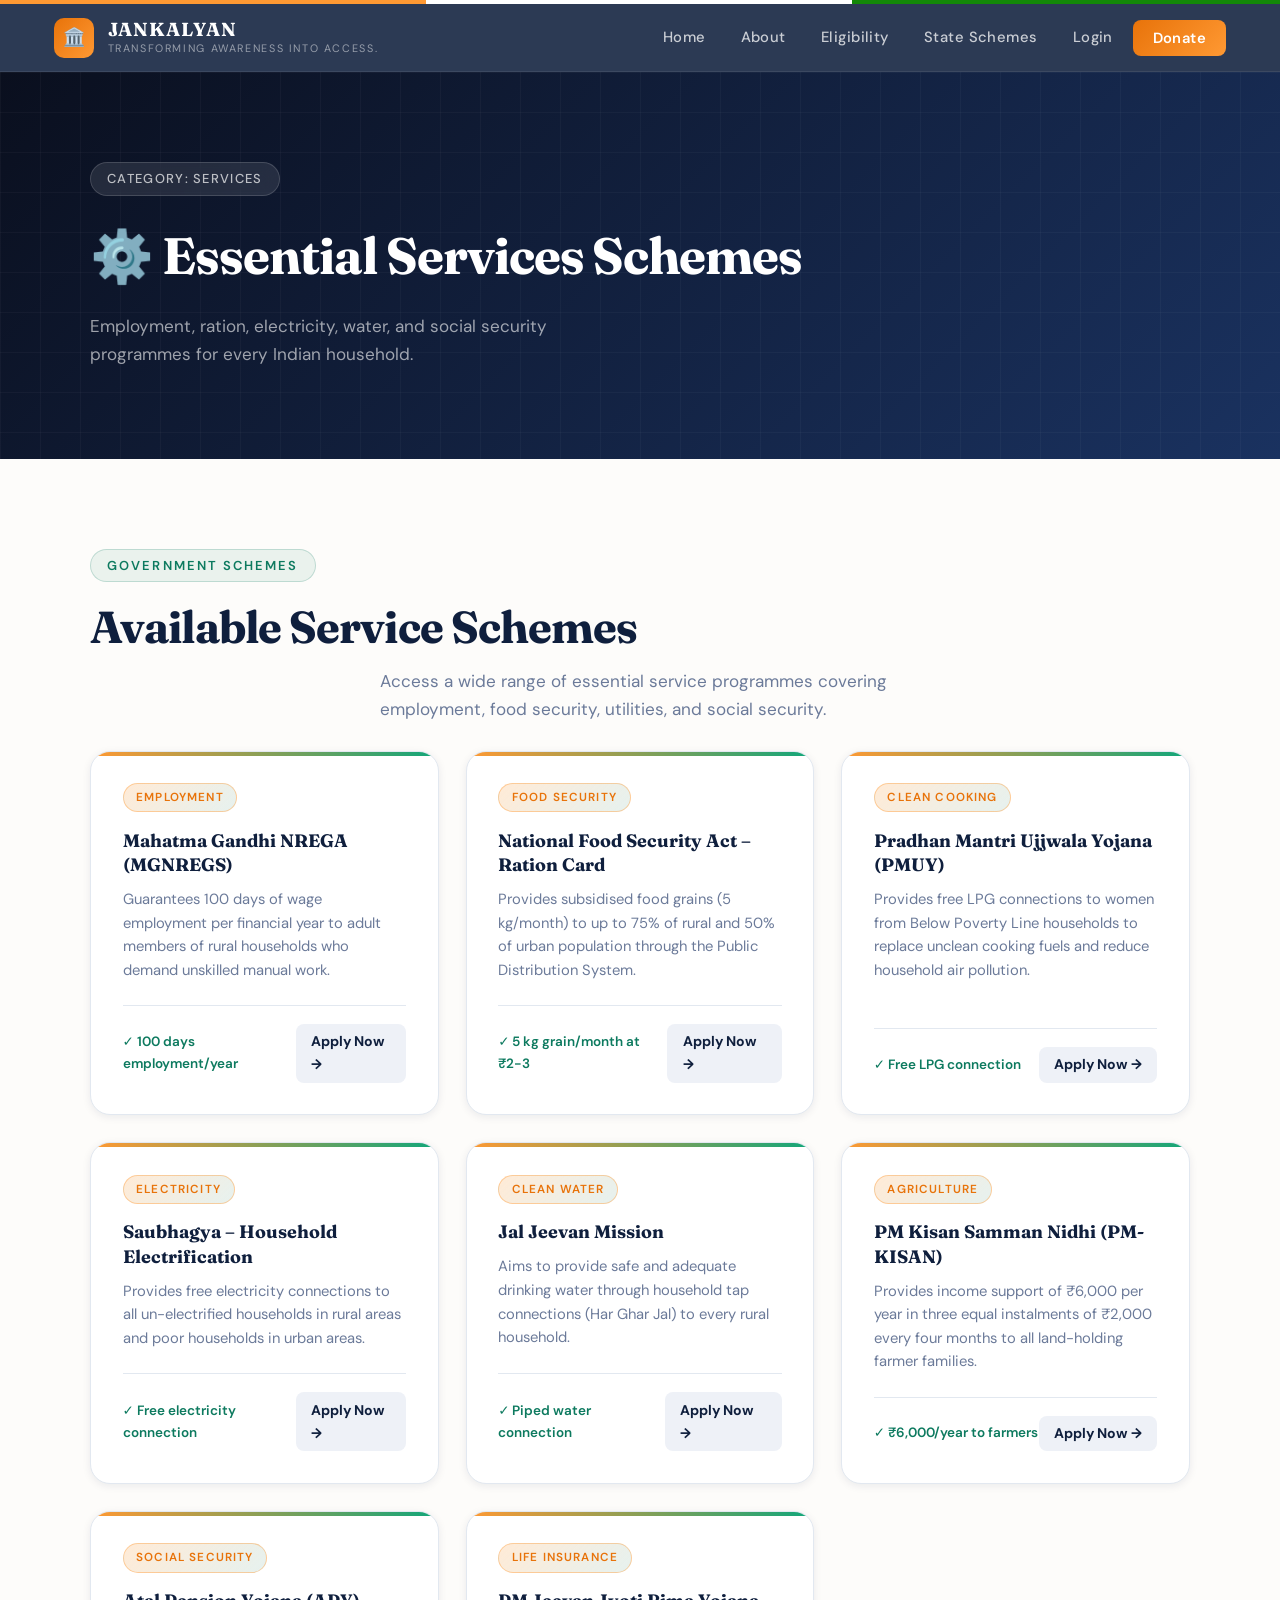
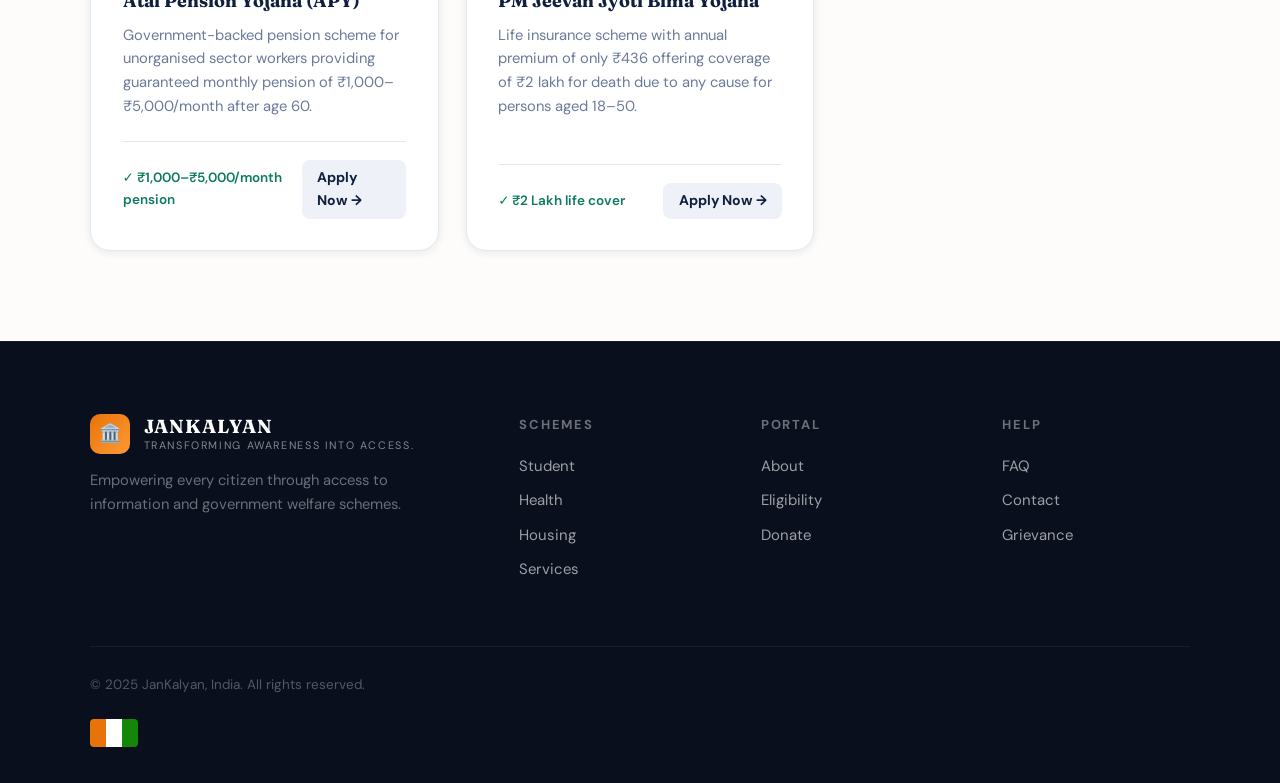
<file: service.html>
<!DOCTYPE html>
<html lang="en">
<head>
  <meta charset="UTF-8" />
  <meta name="viewport" content="width=device-width, initial-scale=1.0" />
  <title>Essential Services – JanKalyan</title>
  <link rel="icon" type="image/x-icon" href="favicon.ico">
  <link rel="stylesheet" href="style.css" />
</head>
<body>
  <!-- Flag tricolor bar -->
  <div class="tricolor-bar"></div>
  
  <!-- Main navigation -->
  <nav class="navbar">
    <a href="index.html" class="nav-brand">
      <div class="nav-emblem">🏛️</div>
      <div class="nav-title">JANKALYAN<span>Transforming Awareness into Access.</span></div>
    </a>
    <!-- Mobile hamburger menu -->
    <div class="hamburger" onclick="toggleMenu()"><span></span><span></span><span></span></div>
    <ul class="nav-links" id="navLinks">
      <li><a href="index.html">Home</a></li>
      <li><a href="about.html">About</a></li>
      <li><a href="eligibility.html">Eligibility</a></li>
      <li><a href="schemes-by-state.html">State Schemes</a></li>
      <li><a href="login.html">Login</a></li>
      <li><a href="donate.html" class="btn-nav">Donate</a></li>
    </ul>
  </nav>

  <!-- Page title section -->
  <section class="page-hero">
    <div class="page-hero-content">
      <div class="hero-badge">Category: Services</div>
      <h1>⚙️ Essential Services Schemes</h1>
      <p>Employment, ration, electricity, water, and social security programmes for every Indian household.</p>
    </div>
  </section>

  <!-- Services display section -->
  <section class="schemes-section">
    <span class="section-label">Government Schemes</span>
    <h2 class="section-title">Available Service Schemes</h2>
    <p class="section-sub">Access a wide range of essential service programmes covering employment, food security, utilities, and social security.</p>
    <!-- Schemes grid filled by JavaScript from service.js -->
    <div class="schemes-grid" id="schemesGrid"><p style="color:var(--mid-gray);">Loading schemes...</p></div>
  </section>

  <footer class="footer">
    <div class="footer-inner">
      <div class="footer-grid">
        <div class="footer-brand">
          <div class="nav-brand"><div class="nav-emblem">🏛️</div><div class="nav-title" style="color:white;">JANKALYAN<span>Transforming Awareness into Access.</span></div></div>
          <p>Empowering every citizen through access to information and government welfare schemes.</p>
        </div>
        <div class="footer-col"><h4>Schemes</h4><a href="student.html">Student</a><a href="health.html">Health</a><a href="housing.html">Housing</a><a href="service.html">Services</a></div>
        <div class="footer-col"><h4>Portal</h4><a href="about.html">About</a><a href="eligibility.html">Eligibility</a><a href="donate.html">Donate</a></div>
        <div class="footer-col"><h4>Help</h4><a href="#">FAQ</a><a href="#">Contact</a><a href="#">Grievance</a></div>
      </div>
      <div class="footer-bottom">
        <p>&copy; 2025 JanKalyan, India. All rights reserved.</p>
        <div class="footer-flag">
          <div class="flag-stripe" style="background:var(--saffron);border-radius:2px 0 0 2px;"></div>
          <div class="flag-stripe" style="background:var(--white);"></div>
          <div class="flag-stripe" style="background:var(--green);border-radius:0 2px 2px 0;"></div>
        </div>
      </div>
    </div>
  </footer>

  <script src="service.js"></script>
  <script>function toggleMenu(){document.getElementById('navLinks').classList.toggle('open');}</script>

<!-- Scheme Detail Modal -->
<div id="scheme-modal">
  <div class="modal-box">
    <div class="modal-header">
      <div class="modal-tag-pill" id="modal-tag"></div>
      <h2 id="modal-title"></h2>
      <button class="modal-close" onclick="closeModal()">✕</button>
    </div>
    <div class="modal-body">
      <div class="modal-row">
        <div class="modal-info-pill">
          <div class="pill-label">Key Benefit</div>
          <div class="pill-value" id="modal-benefit"></div>
        </div>
        <div class="modal-info-pill">
          <div class="pill-label">Income Limit</div>
          <div class="pill-value" id="modal-income"></div>
        </div>
      </div>
      <div class="modal-info-pill" style="margin-bottom:1.1rem;">
        <div class="pill-label">Administered By</div>
        <div class="pill-value" id="modal-ministry"></div>
      </div>
      <hr class="modal-divider"/>
      <div class="modal-section">
        <div class="modal-section-label">Eligibility</div>
        <p id="modal-eligibility"></p>
      </div>
      <div class="modal-section">
        <div class="modal-section-label">Required Documents</div>
        <ul id="modal-docs"></ul>
      </div>
      <div class="modal-section">
        <div class="modal-section-label">How to Apply</div>
        <p id="modal-how"></p>
      </div>
      <hr class="modal-divider"/>
      <a id="modal-apply-btn" class="modal-apply-btn" href="#" target="_blank" rel="noopener">
        Apply on Official Portal →
      </a>
    </div>
  </div>
</div>
</body>
</html>
</file>
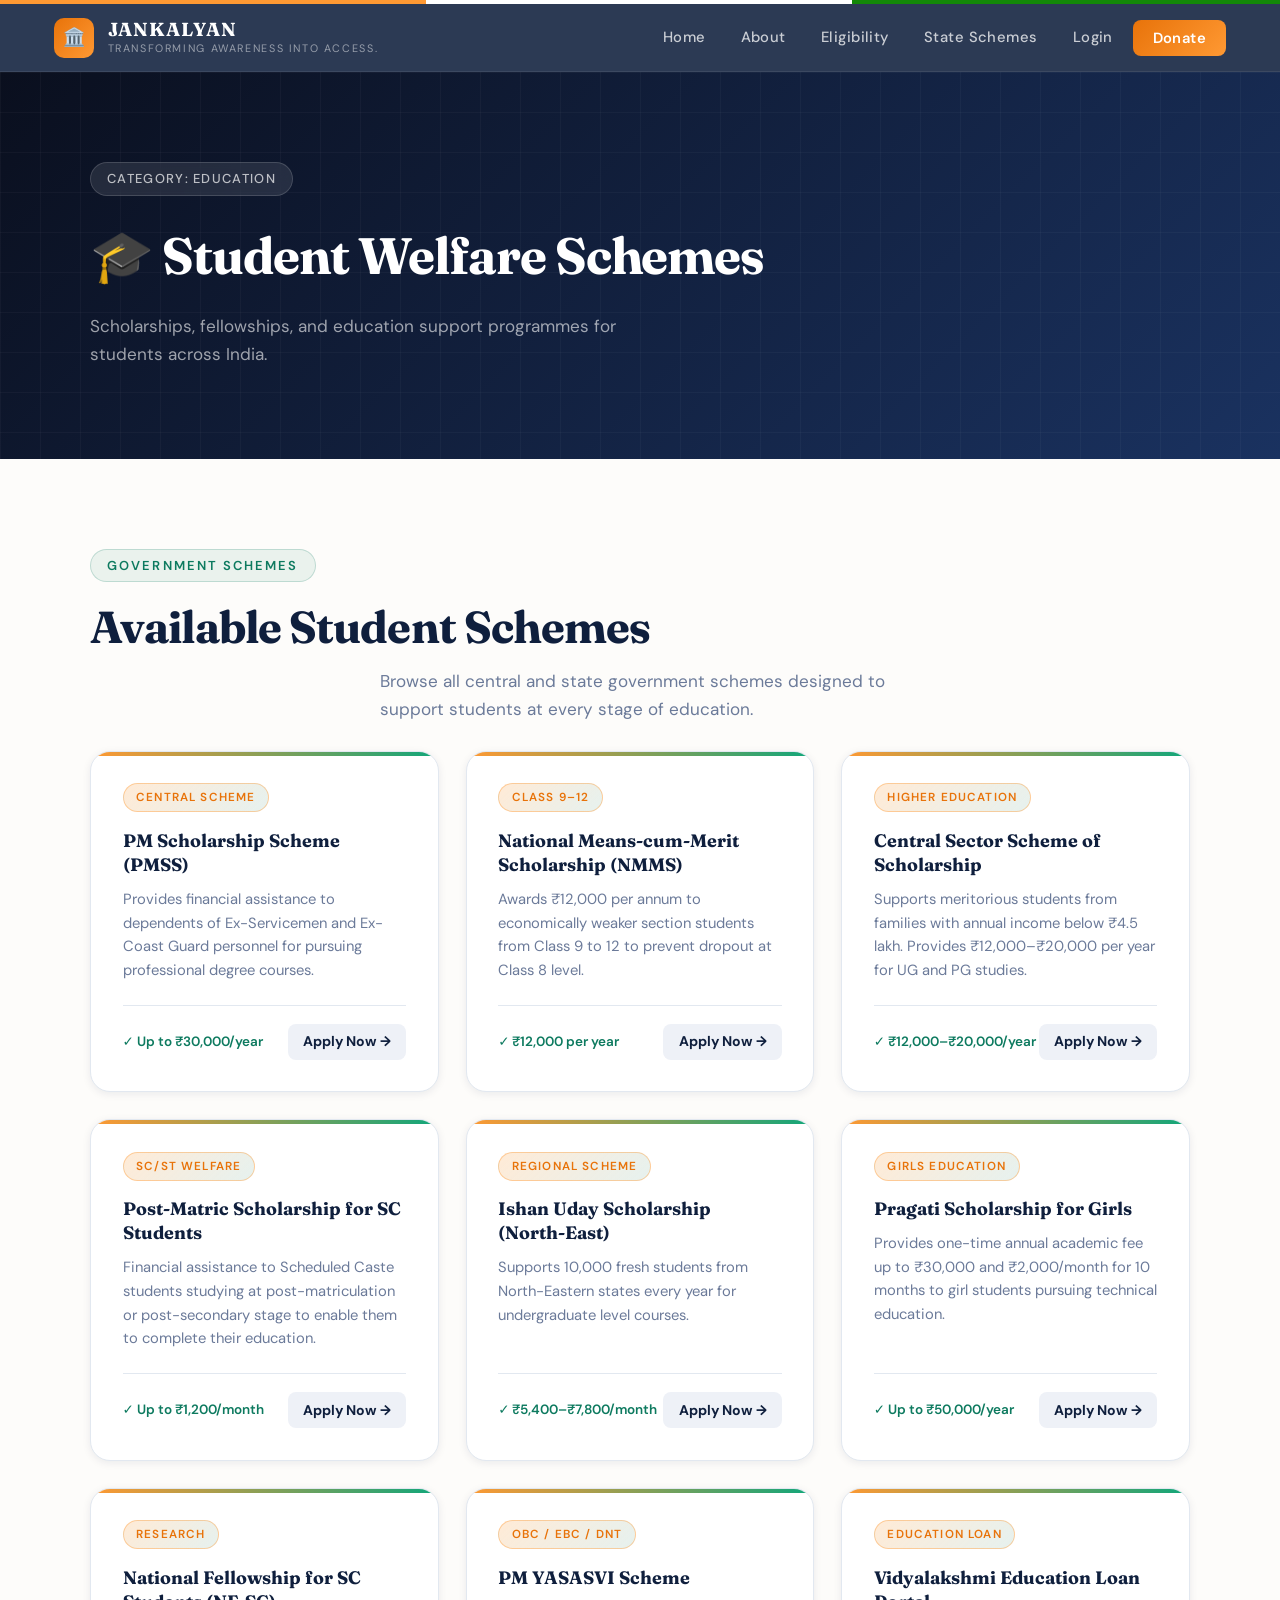
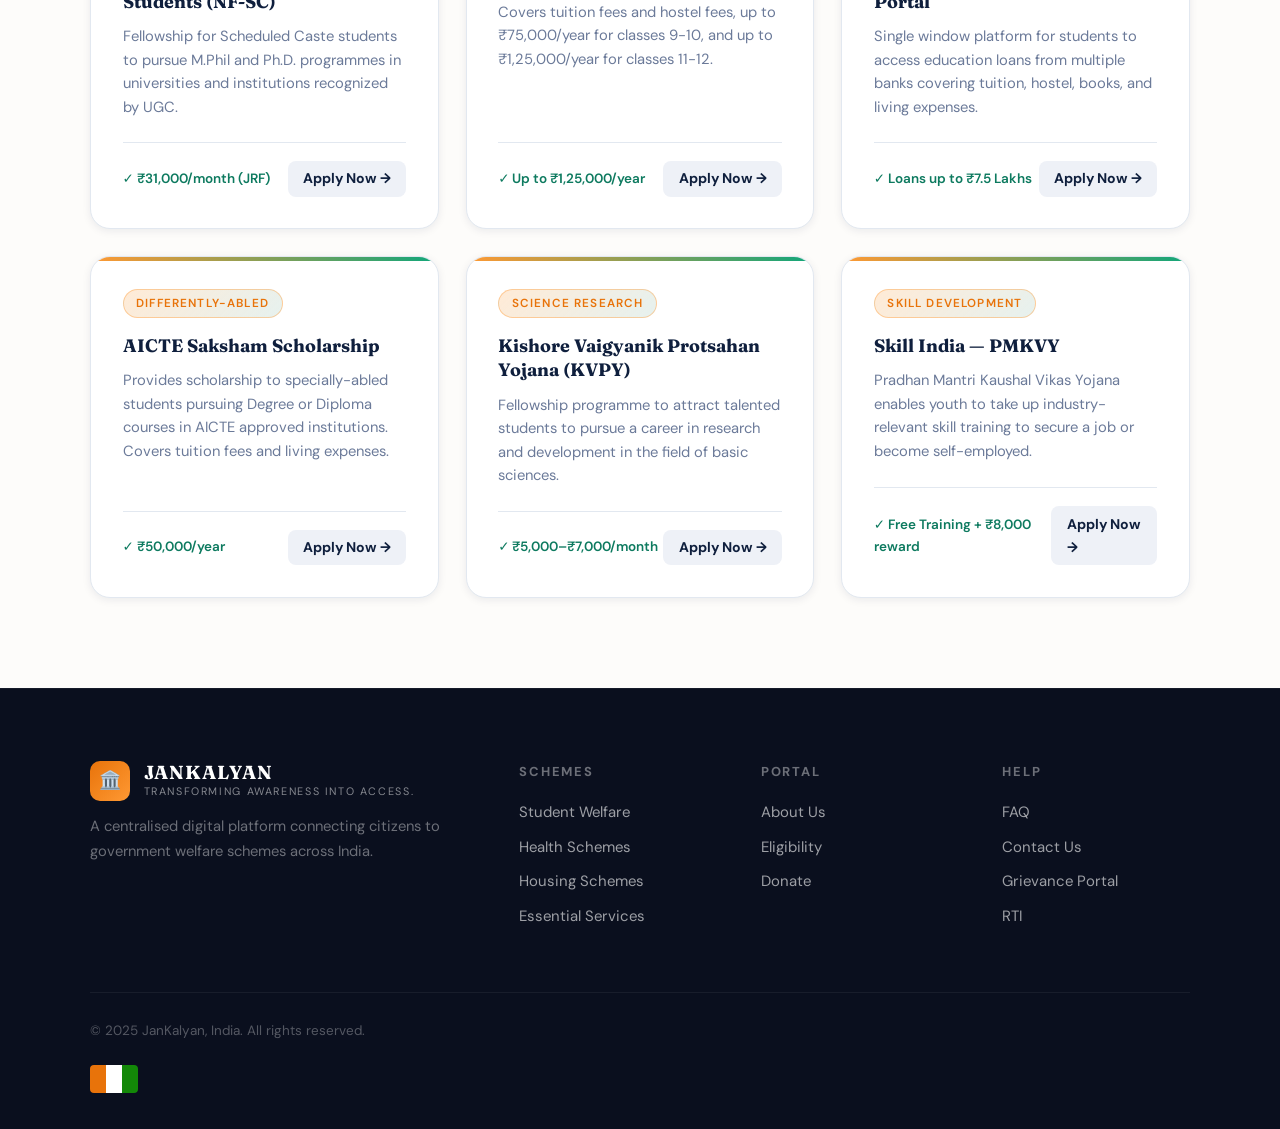
<file: student.html>
<!DOCTYPE html>
<html lang="en">
<head>
  
  <meta charset="UTF-8" />
  <meta name="viewport" content="width=device-width, initial-scale=1.0" />
  <title>Student Welfare Schemes - JanKalyan</title>
  <link rel="icon" type="image/x-icon" href="favicon.ico">
  <link rel="stylesheet" href="style.css" />
</head>
<body>

  <!-- Tricolor bar  -->
  <div class="tricolor-bar"></div>

  <!-- Navigation bar  -->
  <nav class="navbar">
    <a href="index.html" class="nav-brand">
      <div class="nav-emblem">🏛️</div>
      <div class="nav-title">
        JANKALYAN
        <span>Transforming Awareness into Access.</span>
      </div>
    </a>
    <!-- Hamburger menu for mobile devices -->
    <div class="hamburger" onclick="toggleMenu()"><span></span><span></span><span></span></div>
    <!-- Navigation links -->
    <ul class="nav-links" id="navLinks">
      <li><a href="index.html">Home</a></li>
      <li><a href="about.html">About</a></li>
      <li><a href="eligibility.html">Eligibility</a></li>
      <li><a href="schemes-by-state.html">State Schemes</a></li>
      <li><a href="login.html">Login</a></li>
      <li><a href="donate.html" class="btn-nav">Donate</a></li>
    </ul>
  </nav>

  <!-- Page Hero Section -  -->
  <section class="page-hero">
    <div class="page-hero-content">
      <div class="hero-badge">Category: Education</div>
      <!-- Main heading -->
      <h1>🎓 Student Welfare Schemes</h1>
      <!-- Description -->
      <p>Scholarships, fellowships, and education support programmes for students across India.</p>
    </div>
  </section>

  <!-- Schemes Display Section  -->
  <section class="schemes-section">
    <span class="section-label">Government Schemes</span>
    <h2 class="section-title">Available Student Schemes</h2>
    <p class="section-sub">Browse all central and state government schemes designed to support students at every stage of education.</p>

    <div class="schemes-grid" id="schemesGrid">
      <p style="color:var(--mid-gray);font-size:0.9rem;">Loading schemes...</p>
    </div>
  </section>

  <!-- Footer -->
  <footer class="footer">
    <div class="footer-inner">
      <div class="footer-grid">
        <div class="footer-brand">
          <div class="nav-brand">
            <div class="nav-emblem">🏛️</div>
            <div class="nav-title" style="color:white;">
              JANKALYAN
              <span>Transforming Awareness into Access.</span>
            </div>
          </div>
          <p>A centralised digital platform connecting citizens to government welfare schemes across India.</p>
        </div>
        <div class="footer-col">
          <h4>Schemes</h4>
          <a href="student.html">Student Welfare</a>
          <a href="health.html">Health Schemes</a>
          <a href="housing.html">Housing Schemes</a>
          <a href="service.html">Essential Services</a>
        </div>
        <div class="footer-col">
          <h4>Portal</h4>
          <a href="about.html">About Us</a>
          <a href="eligibility.html">Eligibility</a>
          <a href="donate.html">Donate</a>
        </div>
        <div class="footer-col">
          <h4>Help</h4>
          <a href="#">FAQ</a>
          <a href="#">Contact Us</a>
          <a href="#">Grievance Portal</a>
          <a href="#">RTI</a>
        </div>
      </div>
      <div class="footer-bottom">
        <p>&copy; 2025 JanKalyan, India. All rights reserved.</p>
        <div class="footer-flag">
          <div class="flag-stripe" style="background:var(--saffron);border-radius:2px 0 0 2px;"></div>
          <div class="flag-stripe" style="background:var(--white);"></div>
          <div class="flag-stripe" style="background:var(--green);border-radius:0 2px 2px 0;"></div>
        </div>
      </div>
    </div>
  </footer>

  <script src="student.js"></script>
  <script>
    function toggleMenu() {
      document.getElementById('navLinks').classList.toggle('open');
    }
  </script>


<!-- Scheme Detail Modal -->
<div id="scheme-modal">
  <div class="modal-box">
    <div class="modal-header">
      <div class="modal-tag-pill" id="modal-tag"></div>
      <h2 id="modal-title"></h2>
      <button class="modal-close" onclick="closeModal()">✕</button>
    </div>
    <div class="modal-body">
      <div class="modal-row">
        <div class="modal-info-pill">
          <div class="pill-label">Key Benefit</div>
          <div class="pill-value" id="modal-benefit"></div>
        </div>
        <div class="modal-info-pill">
          <div class="pill-label">Income Limit</div>
          <div class="pill-value" id="modal-income"></div>
        </div>
      </div>
      <div class="modal-info-pill" style="margin-bottom:1.1rem;">
        <div class="pill-label">Administered By</div>
        <div class="pill-value" id="modal-ministry"></div>
      </div>
      <hr class="modal-divider"/>
      <div class="modal-section">
        <div class="modal-section-label">Eligibility</div>
        <p id="modal-eligibility"></p>
      </div>
      <div class="modal-section">
        <div class="modal-section-label">Required Documents</div>
        <ul id="modal-docs"></ul>
      </div>
      <div class="modal-section">
        <div class="modal-section-label">How to Apply</div>
        <p id="modal-how"></p>
      </div>
      <hr class="modal-divider"/>
      <a id="modal-apply-btn" class="modal-apply-btn" href="#" target="_blank" rel="noopener">
        Apply on Official Portal →
      </a>
    </div>
  </div>
</div>
</body>
</html>
</file>
<file: style.css>
@import url('https://fonts.googleapis.com/css2?family=Fraunces:ital,wght@0,300;0,600;0,700;0,900;1,300;1,700&family=DM+Sans:opsz,wght@9..40,300;9..40,400;9..40,500;9..40,600&display=swap');

/* ── CSS VARIABLES */
:root {
  
  --navy:        #0F1F3D;      
  --navy-mid:    #1A3260;      
  --slate:       #2E4170;     
  --emerald:     #0D7A5F;      
  --emerald-lt:  #11A67A;  
  --saffron:     #E8730A;     
  --saffron-lt:  #FF9933;    
  --cream:       #F8F5F0;      
  --off-white:   #FDFCFA;     
  --mid-gray:    #6B7A99;      
  --light-gray:  #EEF1F7;  
  --border:      #E2E8F0;     
  --white:       #FFFFFF;      
  --green:       #138808;      
  --dark:        #0A0F1E;      

  /* SHADOWS  */
  --shadow-sm:   0 2px 8px rgba(15,31,61,0.08);
  --shadow-md:   0 8px 24px rgba(15,31,61,0.12);
  --shadow-lg:   0 20px 48px rgba(15,31,61,0.16);
  --shadow-xl:   0 32px 64px rgba(15,31,61,0.20);

  /* SPACING */
  --radius-sm:   8px;
  --radius:      14px;
  --radius-lg:   20px;
  --radius-xl:   28px;

  /* FONTS */
  --font-display: 'Fraunces', Georgia, serif;    /* बड़े headings के लिए */
  --font-body:    'DM Sans', system-ui, sans-serif; /* सामान्य text के लिए */

  /* ANIMATIONS  */
  --ease:        cubic-bezier(0.4, 0, 0.2, 1);
  --ease-out:    cubic-bezier(0, 0, 0.2, 1);
  --transition:  0.3s var(--ease);
}

/* ── RESET & BASE STYLES ── */

*, *::before, *::after { 
  box-sizing: border-box;  
  margin: 0; 
  padding: 0; 
}
html { 
  scroll-behavior: smooth;  
  font-size: 18px; 
}
body {
  font-family: var(--font-body);
  font-size: 1rem;
  line-height: 1.65;  
  color: var(--navy);
  background: var(--off-white);
  overflow-x: hidden;  
}
a { text-decoration: none; color: inherit; } 
img { max-width: 100%; display: block; object-fit: cover; }  
ul { list-style: none; }  
button { cursor: pointer; border: none; background: none; font-family: inherit; }

/* ── TRICOLOR BAR ── */

.tricolor-bar {
  height: 4px;
  background: linear-gradient(to right,
    var(--saffron-lt) 0% 33.3%,  
    var(--white) 33.3% 66.6%,    
    var(--green) 66.6% 100%);    
}

/* ── NAVBAR */

.navbar {
  position: sticky;
  top: 0;
  z-index: 1000;  /* सब चीजों से ऊपर आए */
  background: rgba(15, 31, 61, 0.88);  /* semi-transparent navy */
  backdrop-filter: blur(16px);          /* glassmorphism effect */
  -webkit-backdrop-filter: blur(16px);  /* Safari के लिए */
  border-bottom: 1px solid rgba(255,255,255,0.08);
  padding: 0 3rem;
  display: flex;
  align-items: center;
  justify-content: space-between;
  height: 68px;
  transition: background var(--transition);
}
.navbar.scrolled {
  background: rgba(10, 15, 30, 0.96);
  box-shadow: var(--shadow-md);
}

.nav-brand {
  display: flex;
  align-items: center;
  gap: 0.75rem;
}
.nav-emblem {
  width: 40px; 
  height: 40px;
  background: linear-gradient(135deg, var(--saffron), var(--saffron-lt));
  border-radius: 10px;
  display: flex;
  align-items: center;
  justify-content: center;
  flex-shrink: 0;
}
.nav-title {
  font-family: var(--font-display);
  font-size: 1.05rem;
  font-weight: 700;
  color: var(--white);
  letter-spacing: 0.05em;
  line-height: 1.1;
}
.nav-title span {
  display: block;
  font-family: var(--font-body);
  font-size: 0.6rem;
  font-weight: 400;
  color: rgba(255,255,255,0.5);
  letter-spacing: 0.15em;
  text-transform: uppercase;
  margin-top: 2px;
}
.nav-links {
  display: flex;
  align-items: center;
  gap: 0.25rem;
}
.nav-links li a {
  font-family: var(--font-body);
  font-size: 0.82rem;
  font-weight: 500;
  color: rgba(255,255,255,0.75);
  padding: 0.4rem 0.85rem;
  border-radius: var(--radius-sm);
  letter-spacing: 0.03em;
  transition: all var(--transition);
}
.nav-links li a:hover,
.nav-links li a.active {
  color: var(--white);
  background: rgba(255,255,255,0.1);
}
.btn-nav {
  background: linear-gradient(135deg, var(--saffron), var(--saffron-lt)) !important;
  color: white !important;
  padding: 0.45rem 1.1rem !important;
  border-radius: var(--radius-sm) !important;
  font-weight: 600 !important;
}
.btn-nav:hover { opacity: 0.9; transform: translateY(-1px); }

/* Hamburger */
.hamburger {
  display: none;
  flex-direction: column;
  gap: 5px;
  cursor: pointer;
  padding: 6px;
}
.hamburger span {
  width: 24px;
  height: 2px;
  background: white;
  border-radius: 2px;
  transition: var(--transition);
}

/* ── Hero Section ── */
.hero {
  min-height: 90vh;
  background: linear-gradient(135deg, var(--dark) 0%, var(--navy) 50%, var(--navy-mid) 100%);
  display: grid;
  grid-template-columns: 1fr 1fr;
  align-items: center;
  gap: 3rem;
  padding: 6rem 5rem 5rem;
  position: relative;
  overflow: hidden;
}
.hero::before {
  content: '';
  position: absolute;
  inset: 0;
  background: radial-gradient(ellipse at 60% 40%, rgba(13,122,95,0.18) 0%, transparent 60%),
              radial-gradient(ellipse at 20% 80%, rgba(232,115,10,0.12) 0%, transparent 50%);
  pointer-events: none;
}
.hero-bg-grid {
  position: absolute;
  inset: 0;
  background-image: linear-gradient(rgba(255,255,255,0.03) 1px, transparent 1px),
                    linear-gradient(90deg, rgba(255,255,255,0.03) 1px, transparent 1px);
  background-size: 48px 48px;
  pointer-events: none;
}
.hero-content { position: relative; z-index: 2; }
.hero-badge {
  display: inline-flex;
  align-items: center;
  gap: 0.5rem;
  background: rgba(255,255,255,0.08);
  border: 1px solid rgba(255,255,255,0.15);
  color: rgba(255,255,255,0.85);
  font-size: 0.75rem;
  font-weight: 500;
  letter-spacing: 0.08em;
  text-transform: uppercase;
  padding: 0.4rem 1rem;
  border-radius: 50px;
  margin-bottom: 1.5rem;
  backdrop-filter: blur(8px);
}
.badge-dot {
  width: 7px;
  height: 7px;
  background: var(--emerald-lt);
  border-radius: 50%;
  animation: pulse 2s infinite;
}
@keyframes pulse {
  0%, 100% { opacity: 1; transform: scale(1); }
  50% { opacity: 0.5; transform: scale(1.3); }
}
.hero-content h1 {
  font-family: var(--font-display);
  font-size: clamp(2.8rem, 5vw, 4.2rem);
  font-weight: 700;
  color: var(--white);
  line-height: 1.1;
  margin-bottom: 1.25rem;
  letter-spacing: -0.02em;
}
.hero-content h1 em {
  font-style: italic;
  font-weight: 300;
  background: linear-gradient(90deg, var(--saffron-lt), var(--emerald-lt));
  -webkit-background-clip: text;
  -webkit-text-fill-color: transparent;
  background-clip: text;
}
.hero-content p {
  font-size: 1.05rem;
  color: rgba(255,255,255,0.65);
  max-width: 500px;
  margin-bottom: 2rem;
  line-height: 1.7;
}
.hero-actions { display: flex; gap: 1rem; margin-bottom: 3rem; flex-wrap: wrap; }
.btn-primary {
  background: linear-gradient(135deg, var(--emerald), var(--emerald-lt));
  color: white;
  padding: 0.85rem 2rem;
  border-radius: var(--radius-sm);
  font-weight: 600;
  font-size: 0.9rem;
  letter-spacing: 0.02em;
  transition: var(--transition);
  box-shadow: 0 4px 20px rgba(13,122,95,0.4);
}
.btn-primary:hover { transform: translateY(-2px); box-shadow: 0 8px 28px rgba(13,122,95,0.5); }
.btn-ghost {
  color: rgba(255,255,255,0.75);
  border: 1px solid rgba(255,255,255,0.2);
  padding: 0.85rem 2rem;
  border-radius: var(--radius-sm);
  font-weight: 500;
  font-size: 0.9rem;
  transition: var(--transition);
}
.btn-ghost:hover { background: rgba(255,255,255,0.08); color: white; border-color: rgba(255,255,255,0.4); }
.hero-stats { display: flex; align-items: center; gap: 2rem; }
.hstat span { display: block; font-family: var(--font-display); font-size: 1.8rem; font-weight: 700; color: white; line-height: 1; }
.hstat em { font-style: normal; font-size: 0.72rem; color: rgba(255,255,255,0.5); letter-spacing: 0.08em; text-transform: uppercase; }
.hstat-divider { width: 1px; height: 40px; background: rgba(255,255,255,0.15); }

/* Hero Visual */
.hero-visual {
  position: relative;
  z-index: 2;
  height: 420px;
  display: flex;
  align-items: center;
  justify-content: center;
}
.hero-orb {
  width: 320px;
  height: 320px;
  background: radial-gradient(circle at 40% 40%, rgba(13,122,95,0.3), rgba(15,31,61,0.5));
  border: 1px solid rgba(13,122,95,0.3);
  border-radius: 50%;
  position: absolute;
  animation: float 6s ease-in-out infinite;
}
@keyframes float {
  0%, 100% { transform: translateY(0); }
  50% { transform: translateY(-16px); }
}
.hero-card {
  position: absolute;
  background: rgba(255,255,255,0.07);
  backdrop-filter: blur(12px);
  border: 1px solid rgba(255,255,255,0.12);
  border-radius: var(--radius);
  padding: 0.9rem 1.25rem;
  display: flex;
  align-items: center;
  gap: 0.85rem;
  color: white;
  font-size: 0.82rem;
  box-shadow: var(--shadow-md);
  animation: float 6s ease-in-out infinite;
}
.hero-card strong { display: block; font-size: 0.88rem; font-weight: 600; }
.hero-card small { color: rgba(255,255,255,0.55); font-size: 0.72rem; }
.hc-icon { font-size: 1.6rem; }
.hc1 { top: 30px; right: 20px; animation-delay: 0s; }
.hc2 { bottom: 80px; left: 10px; animation-delay: 2s; }
.hc3 { bottom: 20px; right: 60px; animation-delay: 4s; }

/* ── News Ticker ── */
.news-ticker-wrap {
  background: var(--navy);
  display: flex;
  align-items: center;
  height: 42px;
  overflow: hidden;
}
.ticker-label {
  background: var(--saffron);
  color: white;
  font-size: 0.7rem;
  font-weight: 700;
  letter-spacing: 0.12em;
  text-transform: uppercase;
  padding: 0 1.25rem;
  height: 100%;
  display: flex;
  align-items: center;
  gap: 0.5rem;
  white-space: nowrap;
  flex-shrink: 0;
}
.ticker-dot {
  width: 6px; height: 6px;
  background: white;
  border-radius: 50%;
  animation: pulse 1.5s infinite;
}
.ticker-track { flex: 1; overflow: hidden; }
.ticker-inner {
  display: inline-block;
  white-space: nowrap;
  color: rgba(255,255,255,0.8);
  font-size: 0.8rem;
  animation: ticker 40s linear infinite;
  padding-left: 100%;
}
@keyframes ticker {
  0% { transform: translateX(0); }
  100% { transform: translateX(-100%); }
}

/* ── Section Headers ── */
.section-header {
  text-align: center;
  margin-bottom: 3rem;
}
.section-label {
  display: inline-block;
  font-size: 0.72rem;
  font-weight: 600;
  letter-spacing: 0.16em;
  text-transform: uppercase;
  color: var(--emerald);
  background: rgba(13,122,95,0.08);
  border: 1px solid rgba(13,122,95,0.2);
  padding: 0.28rem 0.9rem;
  border-radius: 50px;
  margin-bottom: 1rem;
}
.section-title {
  font-family: var(--font-display);
  font-size: clamp(1.8rem, 3.5vw, 2.8rem);
  font-weight: 700;
  color: var(--navy);
  line-height: 1.2;
  letter-spacing: -0.02em;
  margin-bottom: 0.75rem;
}
.section-sub {
  font-size: 0.95rem;
  color: var(--mid-gray);
  max-width: 520px;
  margin: 0 auto;
  line-height: 1.65;
}

/* ── News Section ── */
.news-section {
  padding: 5rem 5rem;
  background: var(--cream);
}
.news-grid {
  display: grid;
  grid-template-columns: repeat(auto-fill, minmax(290px, 1fr));
  gap: 1.5rem;
  margin-top: 1rem;
}
.news-card {
  background: var(--white);
  border-radius: var(--radius);
  overflow: hidden;
  border: 1px solid var(--border);
  box-shadow: var(--shadow-sm);
  transition: var(--transition);
  display: flex;
  flex-direction: column;
}
.news-card:hover { transform: translateY(-4px); box-shadow: var(--shadow-md); }
.news-card-img {
  width: 100%;
  height: 160px;
  background: linear-gradient(135deg, var(--light-gray) 0%, var(--border) 100%);
  display: flex;
  align-items: center;
  justify-content: center;
  font-size: 2.5rem;
  overflow: hidden;
}
.news-card-img img { width: 100%; height: 100%; object-fit: cover; }
.news-card-body { padding: 1.25rem; flex: 1; display: flex; flex-direction: column; }
.news-source {
  font-size: 0.65rem;
  font-weight: 600;
  letter-spacing: 0.12em;
  text-transform: uppercase;
  color: var(--emerald);
  margin-bottom: 0.5rem;
}
.news-card-body h4 {
  font-family: var(--font-display);
  font-size: 0.95rem;
  font-weight: 600;
  color: var(--navy);
  line-height: 1.4;
  margin-bottom: 0.75rem;
  flex: 1;
}
.news-card-body a {
  font-size: 0.78rem;
  font-weight: 500;
  color: var(--emerald);
  display: inline-flex;
  align-items: center;
  gap: 0.3rem;
}
.news-loader {
  grid-column: 1/-1;
  text-align: center;
  padding: 3rem;
  color: var(--mid-gray);
}
.loader-spin {
  width: 36px;
  height: 36px;
  border: 3px solid var(--border);
  border-top-color: var(--emerald);
  border-radius: 50%;
  animation: spin 0.8s linear infinite;
  margin: 0 auto 1rem;
}
@keyframes spin { to { transform: rotate(360deg); } }

/* ── Filter / Search Section ── */
.filter-section {
  padding: 5rem;
  background: var(--white);
}
.search-bar {
  position: relative;
  max-width: 640px;
  margin: 0 auto 1.5rem;
}
.search-icon {
  position: absolute;
  left: 1.1rem;
  top: 50%;
  transform: translateY(-50%);
  color: var(--mid-gray);
}
.search-bar input {
  width: 100%;
  padding: 1rem 1.25rem 1rem 3rem;
  border: 2px solid var(--border);
  border-radius: var(--radius);
  font-family: var(--font-body);
  font-size: 0.95rem;
  color: var(--navy);
  background: var(--off-white);
  outline: none;
  transition: var(--transition);
}
.search-bar input:focus { border-color: var(--emerald); background: white; box-shadow: 0 0 0 4px rgba(13,122,95,0.08); }
.filter-chips {
  display: flex;
  justify-content: center;
  gap: 0.6rem;
  flex-wrap: wrap;
  margin-bottom: 2rem;
}
.chip {
  padding: 0.45rem 1.1rem;
  border-radius: 50px;
  font-size: 0.8rem;
  font-weight: 500;
  font-family: var(--font-body);
  border: 1.5px solid var(--border);
  color: var(--mid-gray);
  background: white;
  transition: var(--transition);
}
.chip:hover, .chip.active {
  border-color: var(--emerald);
  color: var(--emerald);
  background: rgba(13,122,95,0.06);
}
.scheme-results { margin-top: 1rem; }
.scheme-results-grid {
  display: grid;
  grid-template-columns: repeat(auto-fill, minmax(280px, 1fr));
  gap: 1.25rem;
}
.result-card {
  background: var(--white);
  border: 1.5px solid var(--border);
  border-radius: var(--radius);
  padding: 1.25rem;
  transition: var(--transition);
}
.result-card:hover { border-color: var(--emerald); box-shadow: var(--shadow-sm); transform: translateY(-2px); }
.result-tag {
  font-size: 0.65rem;
  font-weight: 600;
  letter-spacing: 0.1em;
  text-transform: uppercase;
  color: var(--saffron);
  background: rgba(232,115,10,0.08);
  padding: 0.2rem 0.6rem;
  border-radius: 50px;
  display: inline-block;
  margin-bottom: 0.6rem;
}
.result-card h4 {
  font-family: var(--font-display);
  font-size: 0.95rem;
  font-weight: 600;
  color: var(--navy);
  margin-bottom: 0.4rem;
  line-height: 1.35;
}
.result-card p { font-size: 0.8rem; color: var(--mid-gray); line-height: 1.5; margin-bottom: 0.8rem; }
.result-card a {
  font-size: 0.78rem;
  font-weight: 600;
  color: var(--emerald);
}
.no-results {
  text-align: center;
  padding: 3rem;
  color: var(--mid-gray);
  font-size: 0.9rem;
}

/* ── Category Cards ── */
.categories-section {
  padding: 5rem;
  background: var(--cream);
}
.category-grid {
  display: grid;
  grid-template-columns: repeat(2, 1fr);
  gap: 1.5rem;
  margin-top: 1rem;
}
.category-card {
  position: relative;
  border-radius: var(--radius-lg);
  overflow: hidden;
  padding: 2.5rem 2rem;
  display: flex;
  align-items: flex-start;
  gap: 1.5rem;
  text-decoration: none;
  transition: var(--transition);
  border: 1px solid rgba(255,255,255,0.2);
  color: white;
  min-height: 200px;
}
.category-card:hover { transform: translateY(-5px); box-shadow: var(--shadow-xl); }
.cat-student { background: linear-gradient(135deg, #1A3260, #2E6DB4); }
.cat-health  { background: linear-gradient(135deg, #0D5740, #0D7A5F); }
.cat-housing { background: linear-gradient(135deg, #7A2E00, #C04A00); }
.cat-service { background: linear-gradient(135deg, #1A1A5C, #2E2EA8); }
.cat-bg-icon {
  position: absolute;
  right: 1.5rem;
  bottom: 1rem;
  font-size: 6rem;
  opacity: 0.12;
  line-height: 1;
  pointer-events: none;
}
.cat-icon-wrap {
  width: 52px;
  height: 52px;
  background: rgba(255,255,255,0.15);
  border-radius: 14px;
  display: flex;
  align-items: center;
  justify-content: center;
  flex-shrink: 0;
  backdrop-filter: blur(8px);
  border: 1px solid rgba(255,255,255,0.2);
}
.cat-content { flex: 1; }
.cat-content h3 {
  font-family: var(--font-display);
  font-size: 1.3rem;
  font-weight: 700;
  margin-bottom: 0.5rem;
  letter-spacing: -0.01em;
}
.cat-content p { font-size: 0.83rem; opacity: 0.75; line-height: 1.55; margin-bottom: 1rem; }
.cat-count {
  display: inline-block;
  background: rgba(255,255,255,0.15);
  border-radius: 50px;
  font-size: 0.7rem;
  font-weight: 600;
  padding: 0.25rem 0.75rem;
  letter-spacing: 0.05em;
}
.cat-arrow {
  font-size: 1.3rem;
  opacity: 0.6;
  align-self: center;
  transition: var(--transition);
}
.category-card:hover .cat-arrow { opacity: 1; transform: translateX(4px); }

/* ── Featured Schemes ── */
.featured-section {
  padding: 5rem;
  background: var(--navy);
  position: relative;
  overflow: hidden;
}
.featured-section::before {
  content: '';
  position: absolute;
  inset: 0;
  background: radial-gradient(ellipse at 80% 20%, rgba(13,122,95,0.2) 0%, transparent 60%),
              radial-gradient(ellipse at 10% 80%, rgba(232,115,10,0.1) 0%, transparent 50%);
  pointer-events: none;
}
.featured-badge-row {
  display: flex;
  align-items: center;
  gap: 1rem;
  margin-bottom: 2.5rem;
  flex-wrap: wrap;
}
.featured-badge {
  background: linear-gradient(135deg, rgba(232,115,10,0.2), rgba(255,153,51,0.15));
  border: 1px solid rgba(232,115,10,0.4);
  color: var(--saffron-lt);
  font-size: 0.8rem;
  font-weight: 600;
  letter-spacing: 0.06em;
  padding: 0.4rem 1rem;
  border-radius: 50px;
}
.featured-sub { color: rgba(255,255,255,0.4); font-size: 0.82rem; }
.featured-grid {
  display: grid;
  grid-template-columns: repeat(3, 1fr);
  gap: 1.5rem;
}
.featured-card {
  border-radius: var(--radius-lg);
  padding: 2rem;
  position: relative;
  border: 1px solid rgba(255,255,255,0.08);
  transition: var(--transition);
}
.featured-card:hover { transform: translateY(-4px); border-color: rgba(255,255,255,0.2); }
.fc-gold { background: linear-gradient(145deg, rgba(232,115,10,0.15), rgba(255,153,51,0.08)); }
.fc-blue { background: linear-gradient(145deg, rgba(46,65,112,0.6), rgba(26,50,96,0.4)); }
.fc-green { background: linear-gradient(145deg, rgba(13,122,95,0.2), rgba(13,122,95,0.08)); }
.fc-sponsor-tag {
  font-size: 0.62rem;
  font-weight: 600;
  letter-spacing: 0.12em;
  text-transform: uppercase;
  color: var(--saffron-lt);
  margin-bottom: 1.25rem;
  display: flex;
  align-items: center;
  gap: 0.4rem;
}
.fc-sponsor-tag::before { content: '★'; }
.fc-icon { font-size: 2.2rem; margin-bottom: 0.75rem; }
.featured-card h3 {
  font-family: var(--font-display);
  font-size: 1.1rem;
  font-weight: 700;
  color: white;
  margin-bottom: 0.6rem;
}
.featured-card p { font-size: 0.82rem; color: rgba(255,255,255,0.6); line-height: 1.6; margin-bottom: 1.25rem; }
.fc-meta {
  display: flex;
  gap: 0.5rem;
  flex-wrap: wrap;
  margin-bottom: 1.5rem;
}
.fc-meta span {
  background: rgba(255,255,255,0.08);
  color: rgba(255,255,255,0.65);
  font-size: 0.68rem;
  font-weight: 500;
  padding: 0.25rem 0.65rem;
  border-radius: 50px;
}
.fc-btn {
  display: inline-block;
  color: var(--saffron-lt);
  font-size: 0.82rem;
  font-weight: 600;
  transition: var(--transition);
}
.fc-btn:hover { color: white; }

/* ── Quote Section ── */
.quote-section {
  padding: 6rem 5rem;
  background: linear-gradient(135deg, var(--dark) 0%, var(--navy-mid) 100%);
  text-align: center;
  position: relative;
  overflow: hidden;
}
.quote-orb {
  position: absolute;
  border-radius: 50%;
  pointer-events: none;
}
.quote-orb.q1 {
  width: 400px; height: 400px;
  background: radial-gradient(circle, rgba(13,122,95,0.15), transparent);
  top: -100px; left: -100px;
}
.quote-orb.q2 {
  width: 300px; height: 300px;
  background: radial-gradient(circle, rgba(232,115,10,0.1), transparent);
  bottom: -80px; right: 10%;
}
.quote-inner { position: relative; z-index: 2; max-width: 800px; margin: 0 auto; }
.quote-carousel { min-height: 240px; position: relative; }
.quote-slide {
  position: absolute;
  inset: 0;
  opacity: 0;
  transform: translateY(20px);
  transition: opacity 0.6s var(--ease), transform 0.6s var(--ease);
  pointer-events: none;
}
.quote-slide.active {
  opacity: 1;
  transform: translateY(0);
  pointer-events: auto;
  position: relative;
}
.quote-mark {
  font-family: var(--font-display);
  font-size: 5rem;
  line-height: 0.6;
  color: rgba(255,153,51,0.4);
  margin-bottom: 1.5rem;
}
.quote-text {
  font-family: var(--font-display);
  font-size: clamp(1.05rem, 2vw, 1.3rem);
  font-style: italic;
  font-weight: 300;
  color: rgba(255,255,255,0.85);
  line-height: 1.7;
  margin-bottom: 2rem;
}
.quote-author-row {
  display: flex;
  align-items: center;
  justify-content: center;
  gap: 1rem;
  color: white;
}
.quote-avatar {
  width: 44px;
  height: 44px;
  background: linear-gradient(135deg, var(--emerald), var(--saffron));
  border-radius: 50%;
  display: flex;
  align-items: center;
  justify-content: center;
  font-size: 0.72rem;
  font-weight: 700;
  color: white;
}
.quote-author-row strong { display: block; font-size: 0.88rem; }
.quote-author-row span { font-size: 0.75rem; color: rgba(255,255,255,0.5); }
.quote-dots {
  display: flex;
  justify-content: center;
  gap: 0.5rem;
  margin-top: 2.5rem;
}
.qdot {
  width: 8px; height: 8px;
  background: rgba(255,255,255,0.2);
  border-radius: 50%;
  cursor: pointer;
  transition: var(--transition);
}
.qdot.active { background: var(--saffron-lt); transform: scale(1.3); }

/* ── Pricing Section ── */
.pricing-section {
  padding: 5rem;
  background: var(--white);
}
.pricing-grid {
  display: grid;
  grid-template-columns: repeat(3, 1fr);
  gap: 1.5rem;
  margin-top: 1rem;
  align-items: start;
}
.pricing-card {
  border-radius: var(--radius-lg);
  padding: 2rem;
  border: 1.5px solid var(--border);
  background: var(--off-white);
  position: relative;
  transition: var(--transition);
}
.pricing-card:hover { box-shadow: var(--shadow-md); }
.pricing-card.popular {
  border-color: var(--emerald);
  background: white;
  box-shadow: var(--shadow-lg);
  transform: scale(1.03);
}
.pc-popular-tag {
  position: absolute;
  top: -12px;
  left: 50%;
  transform: translateX(-50%);
  background: linear-gradient(135deg, var(--emerald), var(--emerald-lt));
  color: white;
  font-size: 0.68rem;
  font-weight: 700;
  letter-spacing: 0.1em;
  padding: 0.3rem 1rem;
  border-radius: 50px;
  white-space: nowrap;
}
.pc-label {
  font-size: 0.75rem;
  font-weight: 600;
  letter-spacing: 0.1em;
  text-transform: uppercase;
  color: var(--mid-gray);
  margin-bottom: 0.75rem;
}
.pc-price {
  font-family: var(--font-display);
  font-size: 2.6rem;
  font-weight: 700;
  color: var(--navy);
  line-height: 1;
  margin-bottom: 0.5rem;
}
.pc-price span { font-size: 0.9rem; font-weight: 400; color: var(--mid-gray); }
.pc-desc { font-size: 0.82rem; color: var(--mid-gray); margin-bottom: 1.75rem; }
.pc-features { display: flex; flex-direction: column; gap: 0.6rem; margin-bottom: 2rem; }
.pc-features li { font-size: 0.83rem; color: var(--navy); }
.pc-features li.dim { color: var(--mid-gray); }
.pc-btn {
  display: block;
  text-align: center;
  padding: 0.8rem;
  border-radius: var(--radius-sm);
  font-size: 0.85rem;
  font-weight: 600;
  font-family: var(--font-body);
  transition: var(--transition);
}
.pc-btn-primary { background: linear-gradient(135deg, var(--emerald), var(--emerald-lt)); color: white; box-shadow: 0 4px 16px rgba(13,122,95,0.3); }
.pc-btn-primary:hover { transform: translateY(-1px); box-shadow: 0 6px 20px rgba(13,122,95,0.4); }
.pc-btn-outline { border: 1.5px solid var(--border); color: var(--navy); }
.pc-btn-outline:hover { border-color: var(--emerald); color: var(--emerald); }

/* ── Timeline Section ── */
.timeline-section {
  padding: 5rem;
  background: var(--cream);
}
.timeline {
  position: relative;
  max-width: 800px;
  margin: 2rem auto 0;
  padding-left: 2rem;
}
.timeline::before {
  content: '';
  position: absolute;
  left: 0;
  top: 0; bottom: 0;
  width: 2px;
  background: linear-gradient(to bottom, var(--emerald), var(--border));
}
.tl-item {
  position: relative;
  padding-left: 2.5rem;
  padding-bottom: 3rem;
}
.tl-item:last-child { padding-bottom: 0; }
.tl-dot {
  position: absolute;
  left: -8px;
  top: 4px;
  width: 18px;
  height: 18px;
  border-radius: 50%;
  background: var(--border);
  border: 3px solid var(--cream);
  box-shadow: 0 0 0 2px var(--border);
}
.tl-done .tl-dot { background: var(--emerald); box-shadow: 0 0 0 3px rgba(13,122,95,0.2); }
.tl-current .tl-dot { background: var(--saffron); box-shadow: 0 0 0 3px rgba(232,115,10,0.2); animation: pulse 2s infinite; }
.tl-content {
  background: white;
  border-radius: var(--radius);
  padding: 1.5rem;
  border: 1px solid var(--border);
  box-shadow: var(--shadow-sm);
}
.tl-date {
  font-size: 0.72rem;
  font-weight: 600;
  letter-spacing: 0.08em;
  text-transform: uppercase;
  color: var(--mid-gray);
  margin-bottom: 0.5rem;
}
.tl-content h4 {
  font-family: var(--font-display);
  font-size: 1.05rem;
  font-weight: 700;
  color: var(--navy);
  margin-bottom: 0.5rem;
}
.tl-content p { font-size: 0.83rem; color: var(--mid-gray); line-height: 1.6; margin-bottom: 0.75rem; }
.tl-status {
  font-size: 0.68rem;
  font-weight: 600;
  letter-spacing: 0.08em;
  padding: 0.22rem 0.65rem;
  border-radius: 50px;
}
.tl-status.done { background: rgba(13,122,95,0.1); color: var(--emerald); }
.tl-status.current { background: rgba(232,115,10,0.1); color: var(--saffron); }
.tl-status.upcoming { background: var(--light-gray); color: var(--mid-gray); }

/* ── Gallery ── */
.gallery-section { padding: 5rem; background: var(--white); }
.gallery-grid {
  display: grid;
  grid-template-columns: repeat(4, 1fr);
  grid-template-rows: auto auto;
  gap: 1rem;
  margin-top: 1rem;
}
.gallery-item {
  border-radius: var(--radius);
  overflow: hidden;
  position: relative;
  background: var(--light-gray);
}
.gallery-item img {
  width: 100%;
  height: 200px;
  object-fit: cover;
  transition: transform 0.5s var(--ease);
}
.gallery-item:hover img { transform: scale(1.05); }
.gi-large {
  grid-column: span 2;
  grid-row: span 2;
}
.gi-large img { height: 100%; min-height: 260px; }
.gallery-caption {
  position: absolute;
  bottom: 0; left: 0; right: 0;
  background: linear-gradient(transparent, rgba(10,15,30,0.85));
  color: rgba(255,255,255,0.9);
  font-size: 0.72rem;
  padding: 1.5rem 0.85rem 0.7rem;
  line-height: 1.4;
}

/* ── Insights / Stats ── */
.insights-section { padding: 5rem; background: linear-gradient(135deg, #0F1F3D 0%, #1A3260 50%, #0F1F3D 100%); }
.insights-inner { max-width: 1100px; margin: 0 auto; }
.insights-section .section-title { color: white; }
.insights-section .section-label { color: rgba(255,153,51,0.8); border-color: rgba(255,153,51,0.3); background: rgba(255,153,51,0.1); }
.insights-grid {
  display: grid;
  grid-template-columns: repeat(4, 1fr);
  gap: 1.5rem;
  margin-top: 1rem;
}
.insight-card {
  background: rgba(255,255,255,0.05);
  border: 1px solid rgba(255,255,255,0.08);
  border-radius: var(--radius);
  padding: 2rem 1.5rem;
  text-align: center;
  transition: var(--transition);
  position: relative;
  overflow: hidden;
}
.insight-card::before {
  content: '';
  position: absolute;
  top: -2px;
  left: 0;
  right: 0;
  height: 4px;
  background: linear-gradient(to right, #FF9933 0%, #FFFFFF 50%, #138808 100%);
}
.insight-card:hover { background: rgba(255,255,255,0.12); transform: translateY(-4px); box-shadow: 0 12px 32px rgba(255,153,51,0.2); }
.insight-number {
  font-family: var(--font-display);
  font-size: 2.8rem;
  font-weight: 700;
  background: linear-gradient(135deg, #FF9933 0%, #11A67A 100%);
  -webkit-background-clip: text;
  -webkit-text-fill-color: transparent;
  background-clip: text;
  line-height: 1;
  margin-bottom: 0.5rem;
}
.insight-label {
  font-size: 0.78rem;
  color: rgba(255,255,255,0.65);
  font-weight: 500;
  letter-spacing: 0.06em;
  text-transform: uppercase;
}

/* ── FAQ ── */
.faq-wrap { padding: 5rem 5rem; background: linear-gradient(180deg, var(--cream) 0%, rgba(255,153,51,0.03) 100%); }
.faq-inner { max-width: 900px; margin: 0 auto; }
.faq-accordion { display: flex; flex-direction: column; gap: 1rem; margin-top: 2.5rem; }
.faq-item {
  background: var(--white);
  border-radius: var(--radius-lg);
  border: 1.5px solid var(--border);
  overflow: hidden;
  transition: all var(--transition);
  box-shadow: var(--shadow-sm);
}
.faq-item[open] { border-color: var(--saffron); box-shadow: 0 8px 24px rgba(255,153,51,0.15); background: rgba(255,153,51,0.01); }
.faq-item summary {
  cursor: pointer;
  padding: 1.5rem;
  font-size: 1rem;
  font-weight: 600;
  color: var(--navy);
  list-style: none;
  display: flex;
  justify-content: space-between;
  align-items: center;
  user-select: none;
  transition: background var(--transition);
}
.faq-item summary:hover {
  background: rgba(255,153,51,0.05);
}
.faq-item summary::after {
  content: '▼';
  font-size: 0.7rem;
  color: var(--saffron);
  transition: transform var(--transition);
  flex-shrink: 0;
  margin-left: 1rem;
}
.faq-item[open] summary::after { transform: rotate(180deg); }
.faq-content { padding: 0 1.5rem 1.5rem; }
.faq-content p { font-size: 0.9rem; color: var(--mid-gray); line-height: 1.75; }

/* ── Premium Modal ── */
.modal {
  display: none;
  position: fixed;
  top: 0;
  left: 0;
  right: 0;
  bottom: 0;
  background: rgba(15, 31, 61, 0.8);
  backdrop-filter: blur(8px);
  z-index: 2000;
  align-items: center;
  justify-content: center;
  animation: fadeIn 0.3s ease;
}
.modal.show {
  display: flex;
}
@keyframes fadeIn {
  from { opacity: 0; }
  to { opacity: 1; }
}
.modal-content {
  background: var(--white);
  border-radius: var(--radius-lg);
  max-width: 500px;
  width: 90%;
  position: relative;
  box-shadow: var(--shadow-xl);
  animation: slideUp 0.3s ease;
}
@keyframes slideUp {
  from {
    transform: translateY(40px);
    opacity: 0;
  }
  to {
    transform: translateY(0);
    opacity: 1;
  }
}
.modal-close {
  position: absolute;
  top: 1.5rem;
  right: 1.5rem;
  background: transparent;
  border: none;
  font-size: 1.5rem;
  color: var(--mid-gray);
  cursor: pointer;
  transition: color var(--transition);
}
.modal-close:hover {
  color: var(--saffron);
}
.modal-header {
  padding: 2rem 2rem 1rem;
  border-bottom: 1px solid var(--border);
  text-align: center;
}
.modal-header h2 {
  font-family: var(--font-display);
  font-size: 1.5rem;
  color: var(--navy);
  margin-bottom: 0.5rem;
}
.modal-header p {
  color: var(--mid-gray);
  font-size: 0.9rem;
}
.modal-body {
  padding: 2rem;
}
.form-group {
  margin-bottom: 1.5rem;
}
.form-group label {
  display: block;
  font-weight: 500;
  color: var(--navy);
  margin-bottom: 0.5rem;
  font-size: 0.9rem;
}
.form-group input,
.form-group select {
  width: 100%;
  padding: 0.75rem;
  border: 1px solid var(--border);
  border-radius: var(--radius-sm);
  font-family: inherit;
  font-size: 0.95rem;
  transition: border-color var(--transition);
}
.form-group input:focus,
.form-group select:focus {
  outline: none;
  border-color: var(--saffron);
  box-shadow: 0 0 0 3px rgba(255, 153, 51, 0.1);
}
.form-group input[type="checkbox"] {
  width: auto;
  margin-right: 0.5rem;
}
.btn-submit {
  width: 100%;
  padding: 0.85rem;
  background: linear-gradient(135deg, var(--saffron), var(--saffron-lt));
  color: white;
  border: none;
  border-radius: var(--radius-sm);
  font-weight: 600;
  cursor: pointer;
  transition: all var(--transition);
  font-size: 1rem;
}
.btn-submit:hover {
  transform: translateY(-2px);
  box-shadow: var(--shadow-md);
}
.btn-submit:active {
  transform: translateY(0);
}

/* ── Footer ── */
.footer {
  background: var(--dark);
  border-top: 1px solid rgba(255,255,255,0.05);
  padding: 4rem 5rem 2rem;
}
.footer-grid {
  display: grid;
  grid-template-columns: 2fr 1fr 1fr 1fr;
  gap: 3rem;
  margin-bottom: 3rem;
}
.footer-brand p { font-size: 0.82rem; color: rgba(255,255,255,0.4); line-height: 1.65; margin-top: 0.75rem; }
.footer-flag {
  display: flex;
  width: 48px;
  height: 28px;
  margin-top: 1.25rem;
  border-radius: 4px;
  overflow: hidden;
}
.flag-stripe { flex: 1; }
.footer-col h4 {
  font-size: 0.72rem;
  font-weight: 700;
  letter-spacing: 0.14em;
  text-transform: uppercase;
  color: rgba(255,255,255,0.4);
  margin-bottom: 1rem;
}
.footer-col a {
  display: block;
  font-size: 0.83rem;
  color: rgba(255,255,255,0.6);
  margin-bottom: 0.55rem;
  transition: var(--transition);
}
.footer-col a:hover { color: white; }
.footer-bottom {
  border-top: 1px solid rgba(255,255,255,0.06);
  padding-top: 1.5rem;
  font-size: 0.75rem;
  color: rgba(255,255,255,0.3);
}

/* ── Page Hero (sub-pages) ── */
.page-hero {
  background: linear-gradient(135deg, var(--dark), var(--navy-mid));
  padding: 5rem;
  position: relative;
  overflow: hidden;
  min-height: 260px;
  display: flex;
  align-items: center;
}
.page-hero::before {
  content: '';
  position: absolute;
  inset: 0;
  background: radial-gradient(ellipse at 70% 50%, rgba(13,122,95,0.2), transparent 60%);
  background-image: linear-gradient(rgba(255,255,255,0.03) 1px, transparent 1px),
                    linear-gradient(90deg, rgba(255,255,255,0.03) 1px, transparent 1px);
  background-size: 40px 40px;
}
.page-hero-content {
  position: relative;
  z-index: 2;
}
.hero-badge {
  display: inline-block;
  background: rgba(255,255,255,0.1);
  border: 1px solid rgba(255,255,255,0.15);
  color: rgba(255,255,255,0.7);
  font-size: 0.72rem;
  font-weight: 500;
  letter-spacing: 0.1em;
  text-transform: uppercase;
  padding: 0.3rem 0.9rem;
  border-radius: 50px;
  margin-bottom: 1rem;
}
.page-hero h1 {
  font-family: var(--font-display);
  font-size: clamp(2rem, 4vw, 3rem);
  font-weight: 700;
  color: white;
  margin-bottom: 0.75rem;
  letter-spacing: -0.02em;
}
.page-hero p { font-size: 0.95rem; color: rgba(255,255,255,0.6); max-width: 560px; }

/* ── Schemes Grid (sub-pages) ── */
.schemes-section { padding: 5rem; }
.schemes-grid {
  display: grid;
  grid-template-columns: repeat(auto-fill, minmax(300px, 1fr));
  gap: 1.5rem;
  margin-top: 1.5rem;
}
.scheme-card {
  background: var(--white);
  border-radius: var(--radius-lg);
  border: 1.5px solid var(--border);
  padding: 1.75rem;
  display: flex;
  flex-direction: column;
  transition: all var(--transition);
  box-shadow: var(--shadow-sm);
  position: relative;
  overflow: hidden;
}
.scheme-card::before {
  content: '';
  position: absolute;
  top: 0;
  left: 0;
  right: 0;
  height: 4px;
  background: linear-gradient(to right, #FF9933 0%, #11A67A 100%);
}
.scheme-card:hover { 
  transform: translateY(-6px); 
  box-shadow: 0 16px 40px rgba(255,153,51,0.2);
  border-color: var(--saffron);
  background: rgba(255,153,51,0.01);
}
.scheme-tag {
  display: inline-block;
  font-size: 0.65rem;
  font-weight: 600;
  letter-spacing: 0.1em;
  text-transform: uppercase;
  color: var(--saffron);
  background: linear-gradient(135deg, rgba(255,153,51,0.2) 0%, rgba(13,122,95,0.1) 100%);
  border: 1px solid rgba(255,153,51,0.4);
  padding: 0.22rem 0.7rem;
  border-radius: 50px;
  margin-bottom: 0.9rem;
  width: fit-content;
}
.scheme-card h3 {
  font-family: var(--font-display);
  font-size: 1rem;
  font-weight: 700;
  color: var(--navy);
  margin-bottom: 0.6rem;
  line-height: 1.35;
}
.scheme-card p {
  font-size: 0.82rem;
  color: var(--mid-gray);
  line-height: 1.6;
  flex: 1;
  margin-bottom: 1.25rem;
}
.scheme-meta {
  display: flex;
  justify-content: space-between;
  align-items: center;
  border-top: 1px solid var(--border);
  padding-top: 1rem;
}
.scheme-benefit {
  font-size: 0.75rem;
  font-weight: 600;
  color: var(--emerald);
}
.scheme-learn {
  font-size: 0.78rem;
  font-weight: 700;
  color: var(--navy);
  background: var(--light-gray);
  padding: 0.35rem 0.85rem;
  border-radius: var(--radius-sm);
  transition: var(--transition);
}
.scheme-learn:hover { background: var(--navy); color: white; }

/* ── Modal ── */
#scheme-modal {
  display: none;
  position: fixed;
  inset: 0;
  background: rgba(10,15,30,0.75);
  z-index: 9000;
  align-items: center;
  justify-content: center;
  padding: 1.5rem;
  backdrop-filter: blur(6px);
}
#scheme-modal.open { display: flex; }
.modal-box {
  background: var(--white);
  border-radius: var(--radius-xl);
  max-width: 620px;
  width: 100%;
  max-height: 90vh;
  overflow-y: auto;
  box-shadow: var(--shadow-xl);
  animation: modalIn 0.3s var(--ease-out);
}
@keyframes modalIn {
  from { opacity: 0; transform: scale(0.95) translateY(10px); }
  to { opacity: 1; transform: scale(1) translateY(0); }
}
.modal-header {
  padding: 2rem 2rem 1.25rem;
  border-bottom: 1px solid var(--border);
  position: relative;
}
.modal-tag-pill {
  display: inline-block;
  font-size: 0.62rem;
  font-weight: 700;
  letter-spacing: 0.12em;
  text-transform: uppercase;
  background: rgba(13,122,95,0.1);
  color: var(--emerald);
  padding: 0.22rem 0.7rem;
  border-radius: 50px;
  margin-bottom: 0.7rem;
}
.modal-header h2 {
  font-family: var(--font-display);
  font-size: 1.2rem;
  font-weight: 700;
  color: var(--navy);
  padding-right: 2.5rem;
  line-height: 1.35;
}
.modal-close {
  position: absolute;
  top: 1.5rem; right: 1.5rem;
  width: 32px; height: 32px;
  background: var(--light-gray);
  border-radius: 50%;
  display: flex;
  align-items: center;
  justify-content: center;
  font-size: 0.9rem;
  color: var(--mid-gray);
  cursor: pointer;
  transition: var(--transition);
  border: none;
}
.modal-close:hover { background: var(--navy); color: white; }
.modal-body { padding: 1.5rem 2rem 2rem; }
.modal-row { display: grid; grid-template-columns: 1fr 1fr; gap: 0.75rem; margin-bottom: 0.75rem; }
.modal-info-pill {
  background: var(--off-white);
  border: 1px solid var(--border);
  border-radius: var(--radius-sm);
  padding: 0.9rem 1rem;
}
.pill-label { font-size: 0.62rem; font-weight: 700; letter-spacing: 0.1em; text-transform: uppercase; color: var(--mid-gray); margin-bottom: 0.3rem; }
.pill-value { font-size: 0.85rem; font-weight: 600; color: var(--navy); }
.modal-divider { border: none; border-top: 1px solid var(--border); margin: 1.25rem 0; }
.modal-section { margin-bottom: 1.25rem; }
.modal-section-label { font-size: 0.7rem; font-weight: 700; letter-spacing: 0.1em; text-transform: uppercase; color: var(--mid-gray); margin-bottom: 0.6rem; }
.modal-section p, .modal-section li { font-size: 0.85rem; color: var(--navy); line-height: 1.6; }
.modal-section ul { padding-left: 1.1rem; list-style: disc; }
.modal-section li { margin-bottom: 0.3rem; }
.modal-apply-btn {
  display: block;
  background: linear-gradient(135deg, var(--navy), var(--navy-mid));
  color: white;
  text-align: center;
  padding: 1rem;
  border-radius: var(--radius-sm);
  font-size: 0.88rem;
  font-weight: 600;
  transition: var(--transition);
}
.modal-apply-btn:hover { opacity: 0.9; transform: translateY(-1px); }

/* ── About Page ── */
.about-content { padding: 5rem; }
.about-grid {
  display: grid;
  grid-template-columns: 1fr 1fr;
  gap: 4rem;
  align-items: center;
  margin-bottom: 4rem;
}
.about-img-placeholder {
  
  border-radius: var(--radius-lg);
  background: linear-gradient(135deg, var(--navy) 0%, var(--emerald) 100%);
  position: relative;
  overflow: hidden;
  background-image: url("images/about1.jpg") ;
  background-size: cover;
  background-position: center;
  background-repeat: no-repeat;
  height: 450px;
  width: 500px
}
/* .about-img-placeholder::after {
  
  position: absolute;
  font-size: 6rem;
  top: 50%; left: 50%;
  transform: translate(-50%, -50%);
  opacity: 0.3;
} */
.about-text h2 {
  font-family: var(--font-display);
  font-size: 2rem;
  font-weight: 700;
  color: var(--navy);
  margin-bottom: 1.25rem;
  letter-spacing: -0.02em;
  line-height: 1.2;
}
.about-text p { font-size: 0.92rem; color: var(--mid-gray); line-height: 1.75; margin-bottom: 1rem; }
.about-text h6 {
  font-size: 0.88rem;
  font-style: italic;
  color: var(--emerald);
  font-weight: 500;
  margin-top: 1.25rem;
}
.mission-cards {
  display: grid;
  grid-template-columns: repeat(3, 1fr);
  gap: 1.5rem;
}
.mission-card {
  background: var(--white);
  border-radius: var(--radius);
  padding: 2rem;
  border: 1.5px solid var(--border);
  text-align: center;
  transition: var(--transition);
}
.mission-card:hover { border-color: var(--emerald); box-shadow: var(--shadow-md); transform: translateY(-3px); }
.mission-icon { font-size: 2rem; margin-bottom: 1rem; }
.mission-card h4 { font-family: var(--font-display); font-size: 1rem; font-weight: 700; color: var(--navy); margin-bottom: 0.5rem; }
.mission-card p { font-size: 0.82rem; color: var(--mid-gray); line-height: 1.6; }

/* ── Eligibility Page ── */
.eligibility-content { padding: 5rem; }
.elig-table-wrapper { overflow-x: auto; border-radius: var(--radius); box-shadow: var(--shadow-sm); }
.elig-table {
  width: 100%;
  border-collapse: collapse;
  background: var(--white);
  font-size: 0.85rem;
}
.elig-table thead th {
  background: var(--navy);
  color: rgba(255,255,255,0.85);
  padding: 1rem 1.25rem;
  text-align: left;
  font-size: 0.72rem;
  font-weight: 600;
  letter-spacing: 0.08em;
  text-transform: uppercase;
}
.elig-table tbody tr { border-bottom: 1px solid var(--border); transition: var(--transition); }
.elig-table tbody tr:hover { background: var(--off-white); }
.elig-table td { padding: 1rem 1.25rem; color: var(--navy); line-height: 1.5; vertical-align: top; }
.elig-badge {
  display: inline-block;
  font-size: 0.65rem;
  font-weight: 700;
  padding: 0.22rem 0.65rem;
  border-radius: 50px;
  letter-spacing: 0.06em;
}
.elig-badge.open { background: rgba(13,122,95,0.1); color: var(--emerald); }
.elig-badge.age { background: rgba(232,115,10,0.1); color: var(--saffron); }

/* ── Donate Page ── */
.donate-content { padding: 5rem; max-width: 640px; margin: 0 auto; }
.donate-content .section-title { text-align: left; }
.donate-content .section-sub { text-align: left; margin: 0 0 2.5rem; }
.donate-form {
  background: var(--white);
  border-radius: var(--radius-lg);
  border: 1.5px solid var(--border);
  padding: 2.5rem;
  box-shadow: var(--shadow-sm);
}
.amount-grid { display: grid; grid-template-columns: repeat(4, 1fr); gap: 0.75rem; margin-bottom: 1.75rem; }
.amount-btn {
  border: 1.5px solid var(--border);
  border-radius: var(--radius-sm);
  padding: 0.75rem;
  text-align: center;
  font-size: 0.9rem;
  font-weight: 600;
  color: var(--navy);
  cursor: pointer;
  transition: var(--transition);
  background: white;
  font-family: var(--font-body);
}
.amount-btn:hover, .amount-btn.selected {
  border-color: var(--emerald);
  color: var(--emerald);
  background: rgba(13,122,95,0.06);
}
.form-group { margin-bottom: 1.25rem; }
.form-group label {
  display: block;
  font-size: 0.75rem;
  font-weight: 600;
  color: var(--navy);
  letter-spacing: 0.06em;
  text-transform: uppercase;
  margin-bottom: 0.5rem;
}
.form-group input, .form-group select {
  width: 100%;
  padding: 0.85rem 1rem;
  border: 1.5px solid var(--border);
  border-radius: var(--radius-sm);
  font-family: var(--font-body);
  font-size: 0.9rem;
  color: var(--navy);
  background: var(--off-white);
  outline: none;
  transition: var(--transition);
}
.form-group input:focus, .form-group select:focus {
  border-color: var(--emerald);
  background: white;
  box-shadow: 0 0 0 3px rgba(13,122,95,0.08);
}
.submit-btn {
  width: 100%;
  padding: 1rem;
  background: linear-gradient(135deg, var(--navy), var(--navy-mid));
  color: white;
  border: none;
  border-radius: var(--radius-sm);
  font-family: var(--font-body);
  font-size: 0.95rem;
  font-weight: 700;
  cursor: pointer;
  transition: var(--transition);
  margin-top: 0.5rem;
}
.submit-btn:hover { opacity: 0.9; transform: translateY(-1px); box-shadow: var(--shadow-md); }

/* ── Popup ── */
.popup-box {
  position: fixed;
  bottom: 2rem;
  right: 2rem;
  width: 320px;
  background: var(--white);
  border-radius: var(--radius-lg);
  box-shadow: var(--shadow-xl);
  border: 1.5px solid var(--border);
  z-index: 8000;
  opacity: 0;
  transform: translateY(20px);
  pointer-events: none;
  transition: opacity 0.4s var(--ease), transform 0.4s var(--ease);
}
.popup-box.show { opacity: 1; transform: translateY(0); pointer-events: auto; }
.popup-content { padding: 2rem; text-align: center; position: relative; }
.close-btn {
  position: absolute;
  top: 0.75rem; right: 0.75rem;
  background: var(--light-gray);
  border: none;
  border-radius: 50%;
  width: 28px; height: 28px;
  cursor: pointer;
  font-size: 1rem;
  color: var(--mid-gray);
  display: flex;
  align-items: center;
  justify-content: center;
  transition: var(--transition);
}
.close-btn:hover { background: var(--navy); color: white; }
.icon-circle { font-size: 2.5rem; margin-bottom: 0.75rem; }
.popup-content h3 { font-family: var(--font-display); font-size: 1.1rem; font-weight: 700; color: var(--navy); margin-bottom: 0.5rem; }
.popup-content p { font-size: 0.8rem; color: var(--mid-gray); margin-bottom: 1.25rem; line-height: 1.6; }
.cta-button {
  display: block;
  background: linear-gradient(135deg, var(--emerald), var(--emerald-lt));
  color: white;
  padding: 0.8rem 1.5rem;
  border-radius: var(--radius-sm);
  font-size: 0.85rem;
  font-weight: 700;
  margin-bottom: 0.75rem;
  transition: var(--transition);
}
.cta-button:hover { transform: translateY(-2px); box-shadow: 0 4px 16px rgba(13,122,95,0.4); }
.small-text { font-size: 0.7rem; color: var(--mid-gray); }

/* ── Marquee ── */
.marquee-container {
  background: linear-gradient(to right, rgba(13,122,95,0.1), rgba(13,122,95,0.05));
  border: 1px solid rgba(13,122,95,0.15);
  overflow: hidden;
  padding: 0.6rem 1.5rem;
  display: flex;
  align-items: center;
  gap: 1rem;
}
.marquee-text {
  white-space: nowrap;
  animation: ticker 30s linear infinite;
  font-size: 0.82rem;
  color: var(--emerald);
  font-weight: 500;
}
.badge { background: var(--emerald); color: white; border-radius: 50px; padding: 0.15rem 0.5rem; font-size: 0.7rem; }

/* ── Responsive ── */
@media (max-width: 1100px) {
  .hero { grid-template-columns: 1fr; padding: 4rem 3rem; }
  .hero-visual { display: none; }
  .category-grid { grid-template-columns: 1fr 1fr; }
  .featured-grid { grid-template-columns: 1fr; }
  .pricing-grid { grid-template-columns: 1fr; }
  .insights-grid { grid-template-columns: repeat(2, 1fr); }
  .footer-grid { grid-template-columns: 1fr 1fr; }
  .gallery-grid { grid-template-columns: repeat(2, 1fr); }
  .gi-large { grid-column: span 2; }
}

@media (max-width: 768px) {
  html { font-size: 16px; }
  .navbar { padding: 0 1.5rem; }
  .nav-links { display: none; flex-direction: column; position: absolute; top: 68px; left: 0; right: 0; background: var(--dark); padding: 1rem 1.5rem; gap: 0; }
  .nav-links.open { display: flex; }
  .nav-links li a { display: block; padding: 0.75rem 0; border-bottom: 1px solid rgba(255,255,255,0.06); }
  .hamburger { display: flex; }
  .hero { padding: 3rem 1.5rem; min-height: auto; }
  .hero-stats { gap: 1rem; flex-wrap: wrap; }
  .news-section, .filter-section, .categories-section, .featured-section,
  .quote-section, .pricing-section, .timeline-section, .gallery-section,
  .insights-section, .faq-wrap, .footer, .about-content, .eligibility-content,
  .donate-content, .schemes-section, .page-hero { padding: 3rem 1.5rem; }
  .category-grid { grid-template-columns: 1fr; }
  .about-grid { grid-template-columns: 1fr; }
  .mission-cards { grid-template-columns: 1fr; }
  .pricing-grid { grid-template-columns: 1fr; }
  .pricing-card.popular { transform: none; }
  .insights-grid { grid-template-columns: repeat(2, 1fr); }
  .footer-grid { grid-template-columns: 1fr 1fr; gap: 2rem; }
  .gallery-grid { grid-template-columns: 1fr; }
  .gi-large { grid-column: span 1; }
  .modal-row { grid-template-columns: 1fr; }
  .amount-grid { grid-template-columns: repeat(2, 1fr); }
  .featured-grid { grid-template-columns: 1fr; }
  .news-grid { grid-template-columns: 1fr; }
}

/* ── Form Validation Styles ── */
.form-group {
  margin-bottom: 1.25rem;
}

.form-group label {
  display: block;
  font-size: 0.82rem;
  font-weight: 600;
  color: var(--navy);
  margin-bottom: 0.5rem;
  letter-spacing: 0.02em;
}

.form-group input,
.form-group select {
  width: 100%;
  padding: 0.75rem 1rem;
  border: 1px solid var(--border);
  border-radius: var(--radius-sm);
  font-size: 0.95rem;
  font-family: var(--font-body);
  transition: var(--transition);
  background: var(--off-white);
}

.form-group input:focus,
.form-group select:focus {
  outline: none;
  border-color: var(--emerald);
  box-shadow: 0 0 0 3px rgba(13,122,95,0.08);
  background: white;
}

.form-group input.form-error,
.form-group select.form-error {
  border-color: #EF4444;
  background: rgba(239,68,68,0.02);
}

.form-group input.form-error:focus,
.form-group select.form-error:focus {
  box-shadow: 0 0 0 3px rgba(239,68,68,0.08);
}

.error-message {
  display: block;
  font-size: 0.78rem;
  color: #DC2626;
  margin-top: 0.4rem;
  animation: slideIn 0.2s ease-out;
}

@keyframes slideIn {
  from {
    opacity: 0;
    transform: translateY(-5px);
  }
  to {
    opacity: 1;
    transform: translateY(0);
  }
}

/* ── Success Message ── */
.success-message {
  position: fixed;
  bottom: 2rem;
  right: 2rem;
  background: linear-gradient(135deg, var(--emerald), var(--emerald-lt));
  color: white;
  padding: 1rem 1.5rem;
  border-radius: var(--radius);
  box-shadow: var(--shadow-lg);
  font-weight: 500;
  font-size: 0.95rem;
  display: flex;
  align-items: center;
  gap: 0.75rem;
  z-index: 9999;
  opacity: 0;
  transform: translateY(20px);
  transition: all 0.3s ease;
}

.success-message.show {
  opacity: 1;
  transform: translateY(0);
}

@media (max-width: 768px) {
  .success-message {
    bottom: 1rem;
    right: 1rem;
    left: 1rem;
    padding: 0.9rem 1.2rem;
    font-size: 0.88rem;
  }
}
</file>
